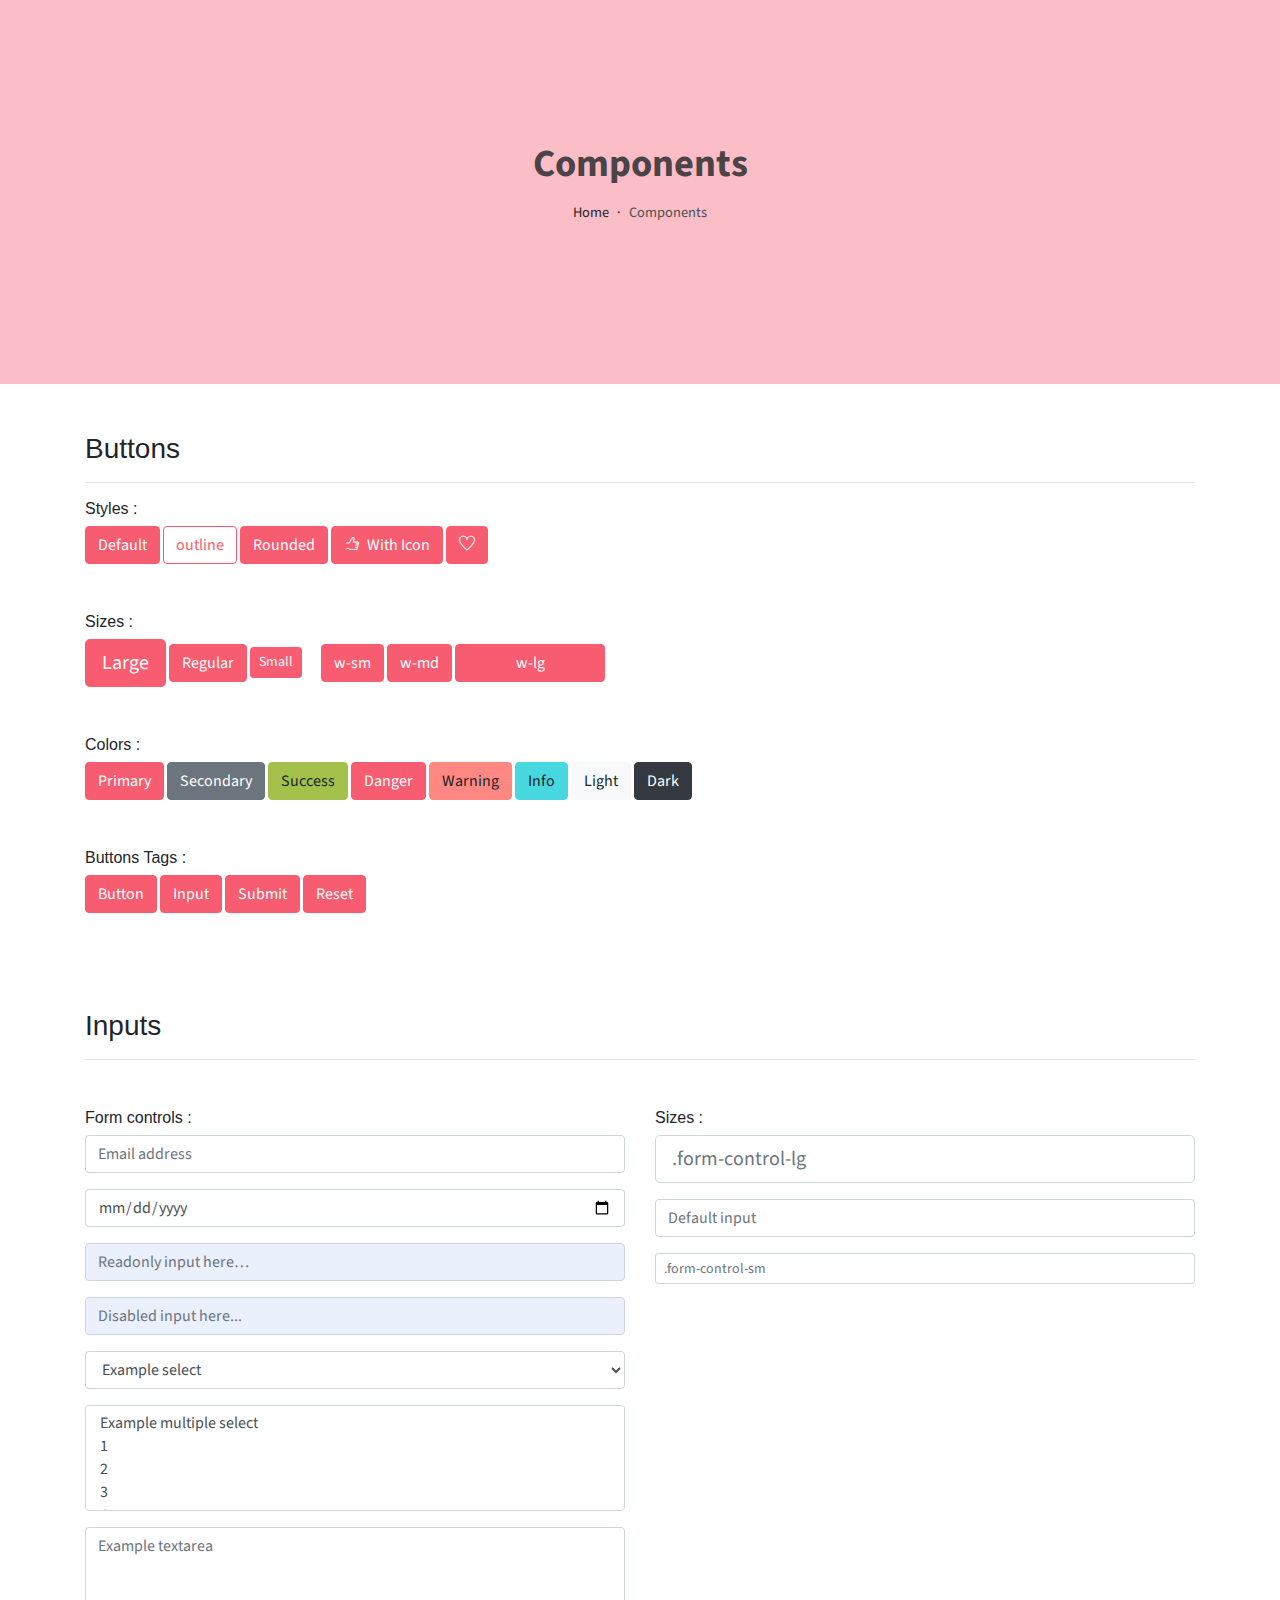
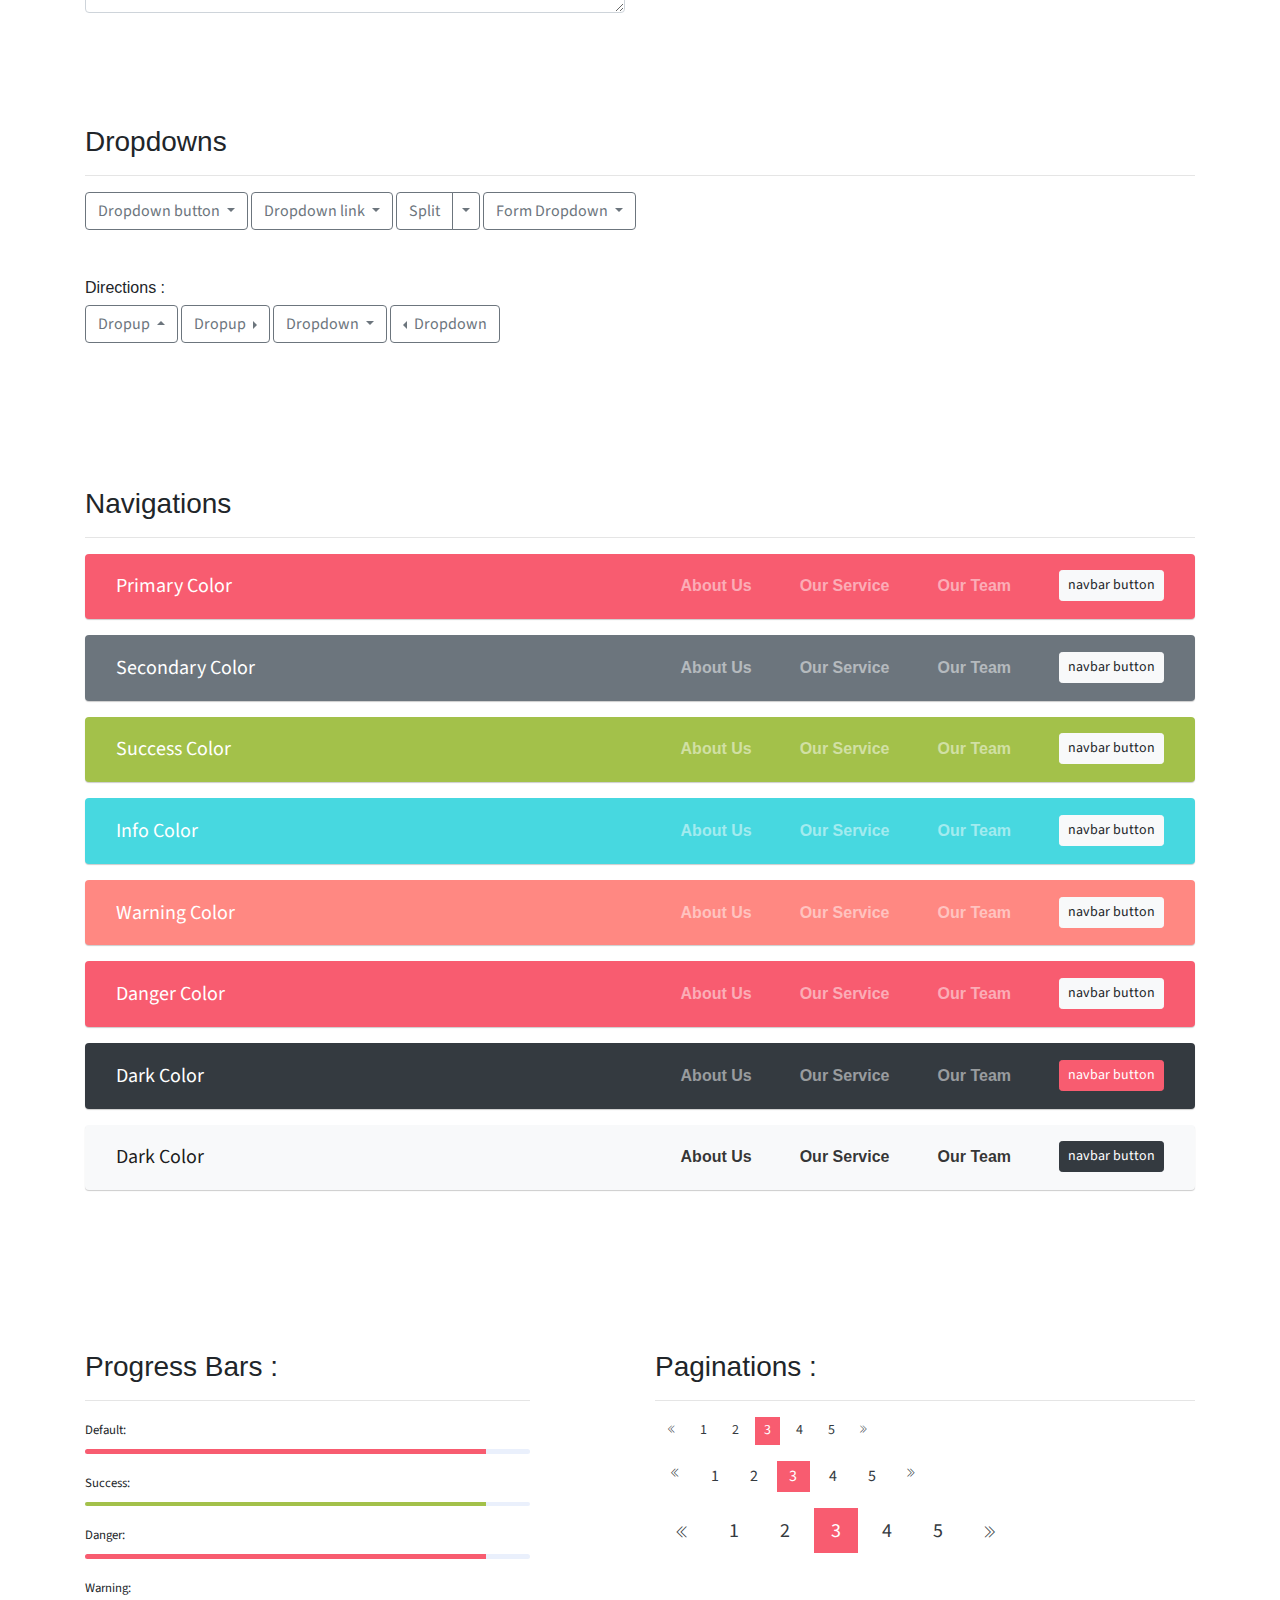
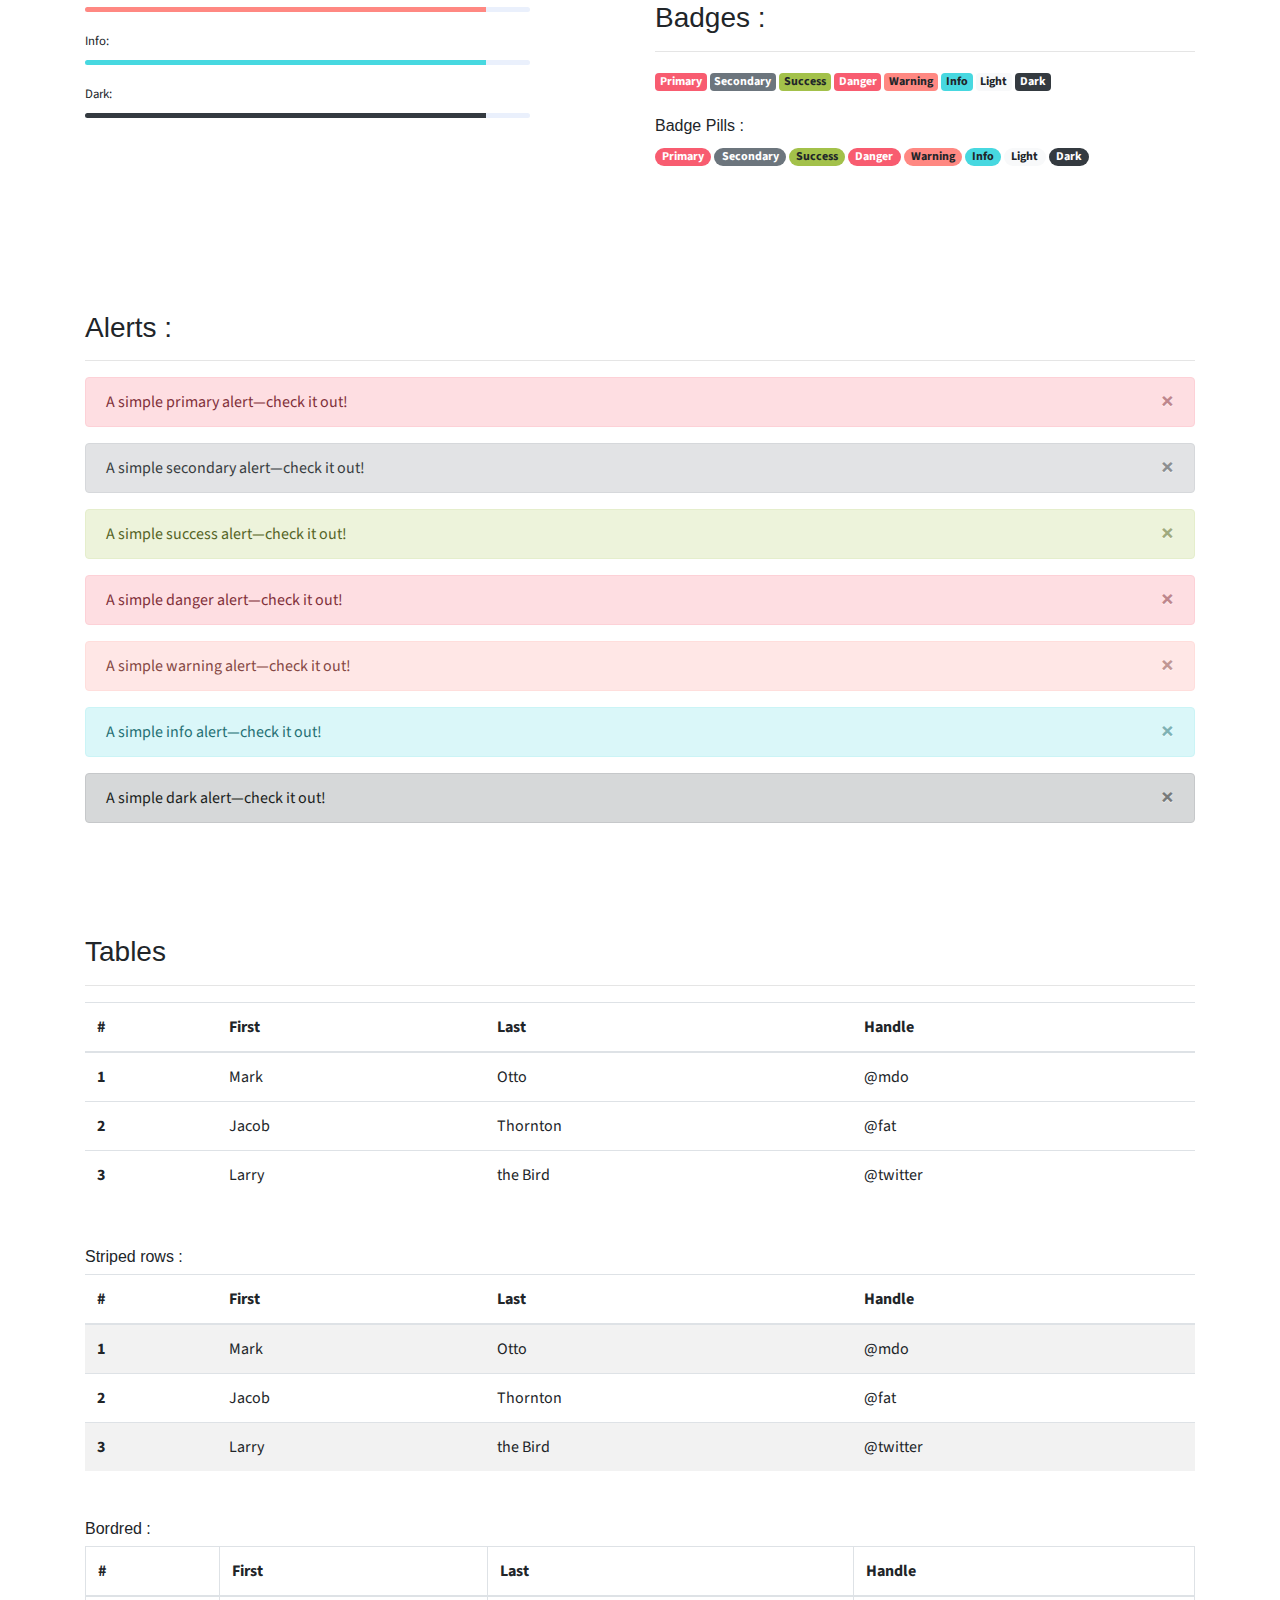
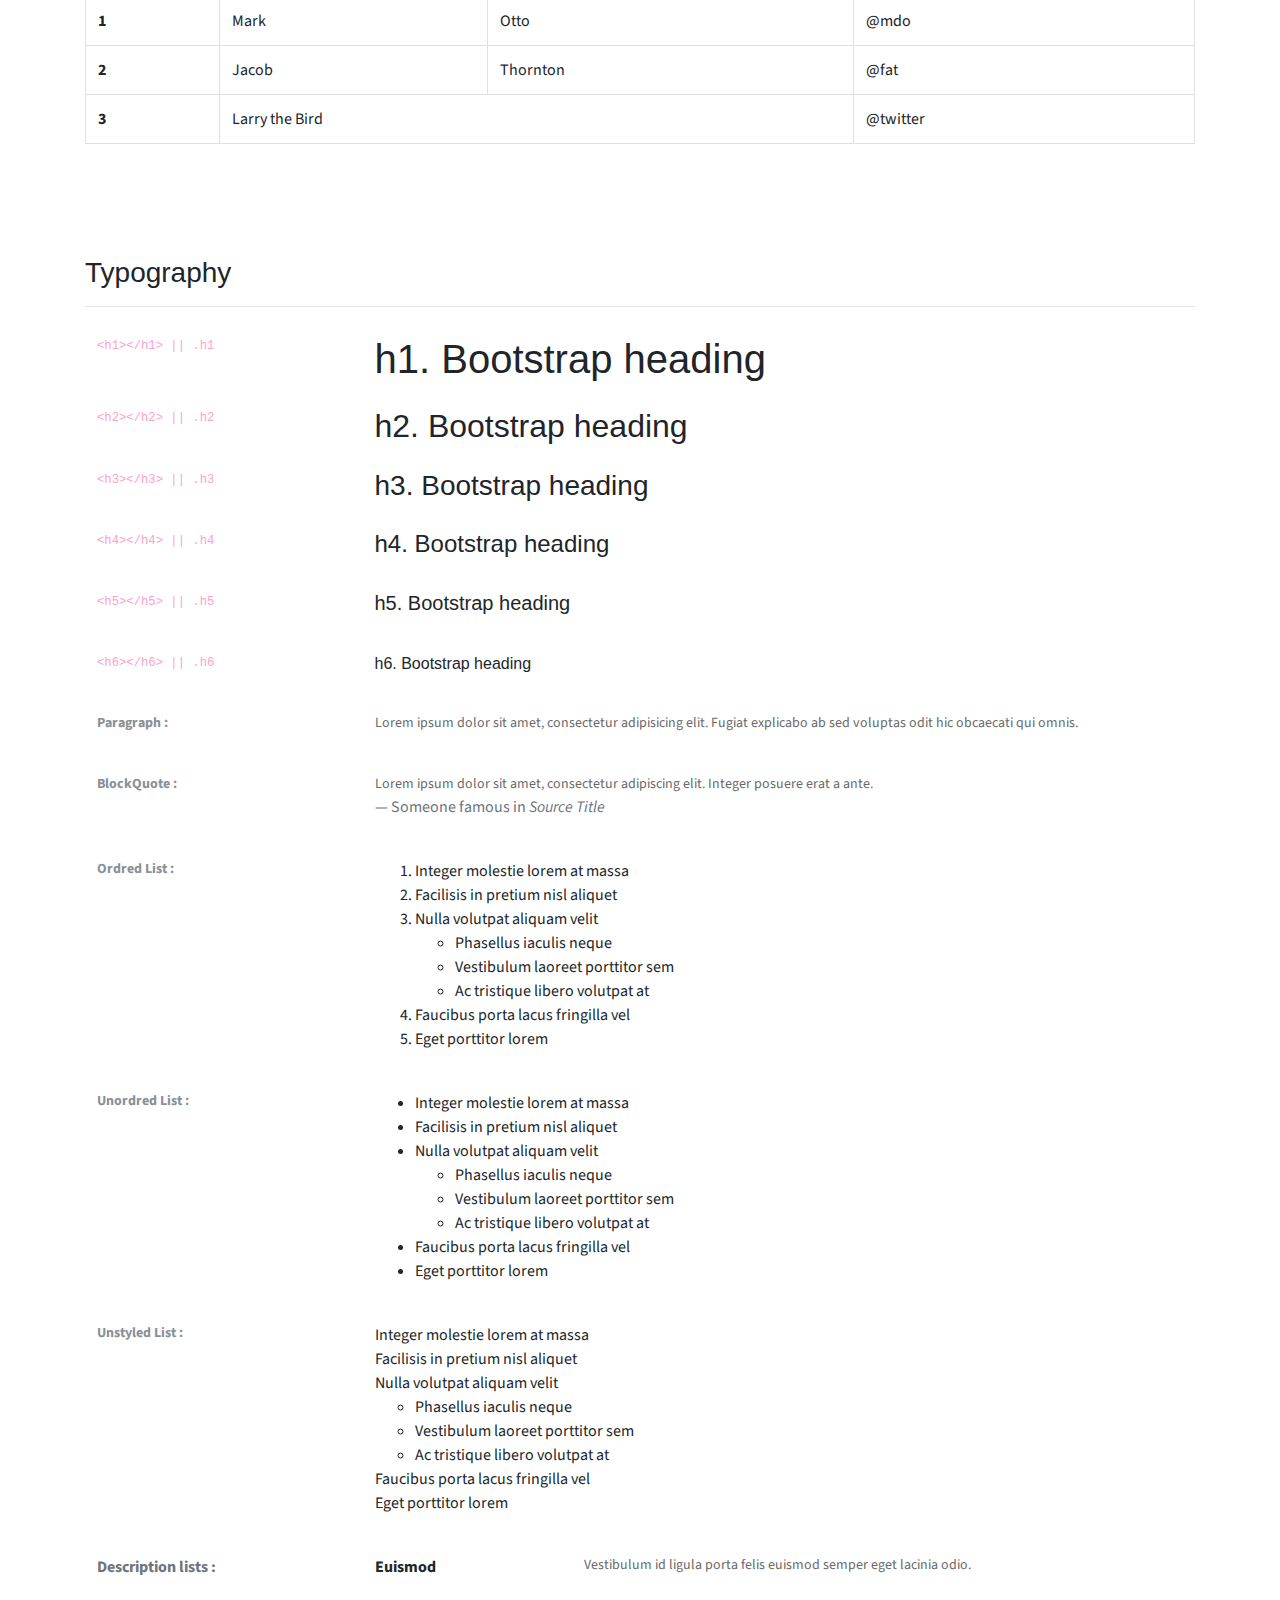
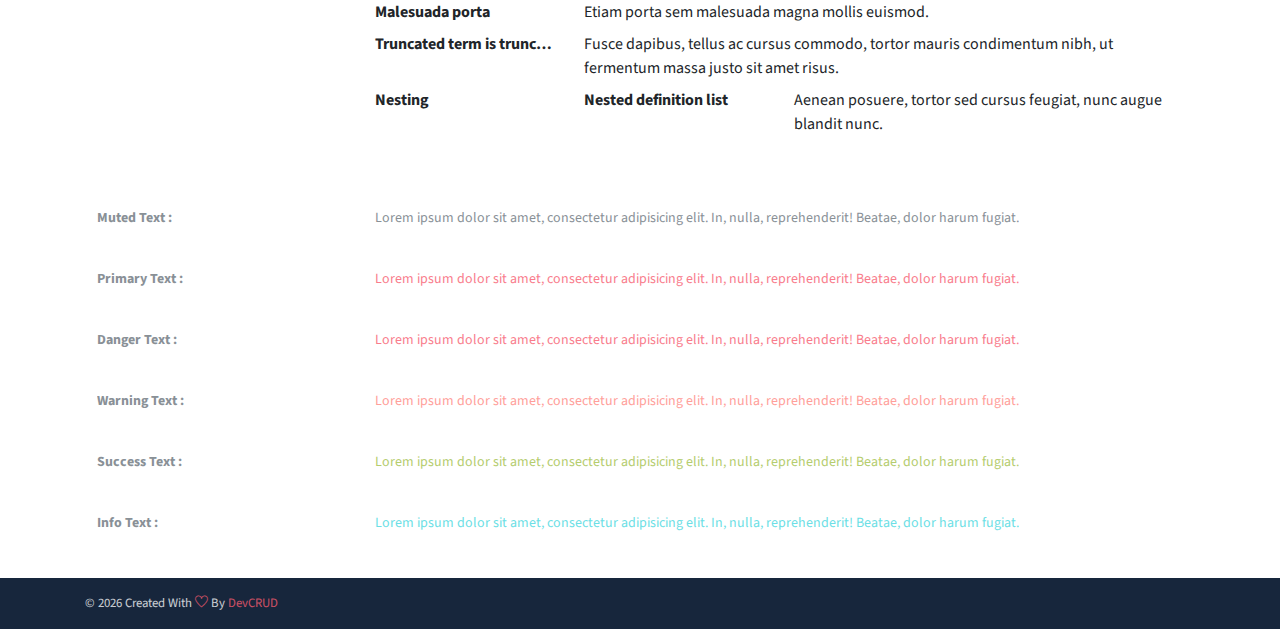
<file: components.html>
<!DOCTYPE html>
<html lang="en">
<head>
   <meta charset="utf-8">
   <meta name="viewport" content="width=device-width, initial-scale=1, shrink-to-fit=no">
   <meta name="description" content="Start your development with JohnDoe landing page.">
   <meta name="author" content="Devcrud">
   <title>JohnDoe Landing page | Components</title>
   <link rel="icon" href="assets/imgs/favicon.png" type="image/png">
   <!-- font icons -->
   <link rel="stylesheet" href="assets/vendors/themify-icons/css/themify-icons.css">
   <!-- Bootstrap + Steller  -->
   <link rel="stylesheet" href="assets/css/johndoe.css">
</head>
<body>

   <!-- Page Header -->
   <header class="header header-mini"> 
      <div class="header-title">Components</div> 
      <nav aria-label="breadcrumb">
         <ol class="breadcrumb">
            <li class="breadcrumb-item"><a href="/">Home</a></li>
            <li class="breadcrumb-item active" aria-current="page">Components</li>
         </ol>
      </nav>
   </header> <!-- End Of Page Header -->

   <!-- main content -->
   <div class="container">

      <!-- Buttons -->
      <h3 class="mt-5">Buttons</h3>
      <hr>
      <h6 class="section-secondary-title">Styles :</h6>
      <button class="btn btn-primary">Default</button>
      <button class="btn btn-outline-primary">outline</button>
      <button class="btn btn-primary rounded">Rounded</button>
      <button class="btn btn-primary rounded"><i class="ti-thumb-up pr-1"></i> With Icon</button>
      <button class="btn btn-primary circle"><i class="ti-heart"></i></button>

      <h6 class="section-secondary-title mt-5">Sizes :</h6>
      <button class="btn btn-primary btn-lg">Large</button>
      <button class="btn btn-primary ">Regular</button>
      <button class="btn btn-primary btn-sm">Small</button>
      <button class="btn btn-primary w-sm ml-3">w-sm</button>
      <button class="btn btn-primary w-md">w-md</button>
      <button class="btn btn-primary w-lg">w-lg</button>

      <h6 class="section-secondary-title mt-5">Colors :</h6>          
      <button type="button" class="btn btn-primary">Primary</button>
      <button type="button" class="btn btn-secondary">Secondary</button>
      <button type="button" class="btn btn-success">Success</button>
      <button type="button" class="btn btn-danger">Danger</button>
      <button type="button" class="btn btn-warning">Warning</button>
      <button type="button" class="btn btn-info">Info</button>
      <button type="button" class="btn btn-light">Light</button>
      <button type="button" class="btn btn-dark">Dark</button>

      <h6 class="section-secondary-title mt-5">Buttons Tags :</h6>
      <button class="btn btn-primary" type="submit">Button</button>
      <input class="btn btn-primary" type="button" value="Input">
      <input class="btn btn-primary" type="submit" value="Submit">
      <input class="btn btn-primary" type="reset" value="Reset">
      
      <!-- devider -->
      <div class="py-5"></div>

      <!-- Inputs -->
      <h3>Inputs</h3>
      <hr>
      <div class="row mt-5">
         <div class="col-md-6">
            <h6 class="section-secondary-title">Form controls :</h6>        
            <div class="form-group">
               <input type="email" class="form-control" id="exampleFormControlInput1" placeholder="Email address">
            </div>
            <div class="form-group">
               <input type="date" class="form-control" id="exampleFormControlInput1" placeholder="Date">
            </div>
            <div class="form-group">
               <input class="form-control" type="text" placeholder="Readonly input here…" readonly>
            </div>
            <div class="form-group">
               <input class="form-control" id="disabledInput" type="text" placeholder="Disabled input here..." disabled>
            </div>
            <div class="form-group">
               <select class="form-control" id="exampleFormControlSelect1">
                  <option>Example select</option>
                  <option>1</option>
                  <option>2</option>
                  <option>3</option>
                  <option>4</option>
                  <option>5</option>
               </select>
            </div>
            <div class="form-group">
               <select multiple class="form-control" id="exampleFormControlSelect2">
                  <option>Example multiple select</option>
                  <option>1</option>
                  <option>2</option>
                  <option>3</option>
                  <option>4</option>
                  <option>5</option>
               </select>
            </div>
            <div class="form-group">
               <textarea class="form-control" id="exampleFormControlTextarea1" rows="3" placeholder="Example textarea"></textarea>
            </div>
         </div>
         <div class="col-md-6">
            <h6 class="section-secondary-title">Sizes :</h6>    
            <div class="form-group">
               <input class="form-control form-control-lg" type="text" placeholder=".form-control-lg">             
            </div>
            <div class="form-group">
               <input class="form-control" type="text" placeholder="Default input">
            </div>
            <div class="form-group">
               <input class="form-control form-control-sm" type="text" placeholder=".form-control-sm"> 
            </div>
         </div>
      </div> <!-- end of inputs -->   

      <!-- devider -->
      <div class="py-5"></div>             

      <!-- Dropdowns -->
      <h3 class="components-section-title font-weight-normal">Dropdowns</h3>
      <hr>
      <div class="dropdown d-inline-block">
         <button class="btn btn-outline-secondary dropdown-toggle" type="button" id="dropdownMenuButton" data-toggle="dropdown" aria-haspopup="true" aria-expanded="false">
         Dropdown button
         </button>
         <div class="dropdown-menu" aria-labelledby="dropdownMenuButton">
         <a class="dropdown-item" href="#">Action</a>
         <a class="dropdown-item" href="#">Another action</a>
         <a class="dropdown-item" href="#">Something else here</a>
         </div>
      </div>
      <div class="dropdown d-inline-block">
         <a class="btn btn-outline-secondary dropdown-toggle" href="#" role="button" id="dropdownMenuLink" data-toggle="dropdown" aria-haspopup="true" aria-expanded="false">
            Dropdown link
         </a>
         <div class="dropdown-menu" aria-labelledby="dropdownMenuLink">
            <a class="dropdown-item" href="#">Action</a>
            <a class="dropdown-item" href="#">Another action</a>
            <a class="dropdown-item" href="#">Something else here</a>
         </div>
      </div>
      <div class="btn-group">
         <button type="button" class="btn btn-outline-secondary">Split</button>
         <button type="button" class="btn btn-outline-secondary dropdown-toggle dropdown-toggle-split" data-toggle="dropdown" aria-haspopup="true" aria-expanded="false">
         <span class="sr-only">Toggle Dropdown</span>
         </button>
         <div class="dropdown-menu">
            <a class="dropdown-item" href="#">Action</a>
            <a class="dropdown-item" href="#">Another action</a>
            <a class="dropdown-item" href="#">Something else here</a>
            <div class="dropdown-divider"></div>
            <a class="dropdown-item" href="#">Separated link</a>
         </div>
      </div>
      <div class="btn-group">
         <button class="btn btn-outline-secondary dropdown-toggle" type="button" id="dropdownMenuButton" data-toggle="dropdown" aria-haspopup="true" aria-expanded="false">
            Form Dropdown
         </button>
         <div class="dropdown-menu form">
            <form class="px-4 py-3">
               <div class="form-group">
                  <input type="email" class="form-control" id="exampleDropdownFormEmail1" placeholder="email@example.com">
               </div>
               <div class="form-group">
                  <input type="password" class="form-control" id="exampleDropdownFormPassword1" placeholder="Password">
               </div>
               <div class="form-check mb-3">
                  <input type="checkbox" class="form-check-input" id="dropdownCheck">
                  <label class="form-check-label" for="dropdownCheck">
                     Remember me
                  </label>
               </div>
               <button type="submit" class="btn btn-primary btn-block">Sign in</button>
            </form>
            <div class="dropdown-divider"></div>
            <a class="dropdown-item" href="#"><small>New around here? Sign up</small></a>
            <a class="dropdown-item" href="#"><small>Forgot password?</small></a>
         </div>
      </div>       
      <h6 class="section-secondary-title mt-5">Directions :</h6>  
      <div class="btn-group dropup">
         <button type="button" class="btn btn-outline-secondary dropdown-toggle" data-toggle="dropdown" aria-haspopup="true" aria-expanded="false">
            Dropup
         </button>
         <div class="dropdown-menu">
            <a class="dropdown-item" href="#">Action</a>
            <a class="dropdown-item" href="#">Another action</a>
            <a class="dropdown-item" href="#">Something else here</a>
            <div class="dropdown-divider"></div>
            <a class="dropdown-item" href="#">Separated link</a>
         </div>
      </div>
      <div class="btn-group dropright">
         <button type="button" class="btn btn-outline-secondary dropdown-toggle" data-toggle="dropdown" aria-haspopup="true" aria-expanded="false">
            Dropup
         </button>
         <div class="dropdown-menu">
            <a class="dropdown-item" href="#">Action</a>
            <a class="dropdown-item" href="#">Another action</a>
            <a class="dropdown-item" href="#">Something else here</a>
            <div class="dropdown-divider"></div>
            <a class="dropdown-item" href="#">Separated link</a>
         </div>
      </div>
      <div class="btn-group">
         <button type="button" class="btn btn-outline-secondary dropdown-toggle" data-toggle="dropdown" aria-haspopup="true" aria-expanded="false">
            Dropdown
         </button>
         <div class="dropdown-menu">
            <a class="dropdown-item" href="#">Action</a>
            <a class="dropdown-item" href="#">Another action</a>
            <a class="dropdown-item" href="#">Something else here</a>
            <div class="dropdown-divider"></div>
            <a class="dropdown-item" href="#">Separated link</a>
         </div>
      </div>
      <div class="btn-group dropleft">
         <button type="button" class="btn btn-outline-secondary dropdown-toggle" data-toggle="dropdown" aria-haspopup="true" aria-expanded="false">
            Dropdown
         </button>
         <div class="dropdown-menu">
            <a class="dropdown-item" href="#">Action</a>
            <a class="dropdown-item" href="#">Another action</a>
            <a class="dropdown-item" href="#">Something else here</a>
            <div class="dropdown-divider"></div>
            <a class="dropdown-item" href="#">Separated link</a>
         </div>
      </div> <!-- end of Dropdowns -->  

      <!-- devider -->
      <div class="py-5"></div>   

      <!-- navbars -->
      <h3 class="components-section-title font-weight-normal mt-5">Navigations</h3>
      <hr>
      <nav class="navbar navbar-expand-sm navbar-dark bg-primary rounded shadow mb-3">
         <div class="container">
            <a class="navbar-brand" href="#">Primary Color</a>
            <button class="navbar-toggler ml-auto" type="button" data-toggle="collapse" data-target="#navbarSupportedContent" aria-controls="navbarSupportedContent" aria-expanded="false" aria-label="Toggle navigation">
            <span class="navbar-toggler-icon"></span>
            </button>
            <div class="collapse navbar-collapse" id="navbarSupportedContent">
               <ul class="navbar-nav ml-auto"> 
                  <li class="nav-item">
                     <a class="nav-link" href="#about">About Us</a>
                  </li>
                  <li class="nav-item">
                     <a class="nav-link" href="#service">Our Service</a>
                  </li>
                  <li class="nav-item">
                     <a class="nav-link" href="#team">Our Team</a>
                  </li>
                  <li class="nav-item">
                     <a href="#book-table" class="ml-4 mt-1 btn btn-light btn-sm">navbar button</a>
                  </li>
               </ul>                       
            </div>
         </div>
      </nav>
      <nav class="navbar navbar-expand-sm navbar-dark bg-secondary rounded shadow mb-3">
         <div class="container">
            <a class="navbar-brand" href="#">Secondary Color</a>
            <button class="navbar-toggler ml-auto" type="button" data-toggle="collapse" data-target="#navbarSupportedContent" aria-controls="navbarSupportedContent" aria-expanded="false" aria-label="Toggle navigation">
            <span class="navbar-toggler-icon"></span>
            </button>
            <div class="collapse navbar-collapse" id="navbarSupportedContent">
               <ul class="navbar-nav ml-auto"> 
                  <li class="nav-item">
                     <a class="nav-link" href="#about">About Us</a>
                  </li>
                  <li class="nav-item">
                     <a class="nav-link" href="#service">Our Service</a>
                  </li>
                  <li class="nav-item">
                     <a class="nav-link" href="#team">Our Team</a>
                  </li>
                  <li class="nav-item">
                     <a href="#book-table" class="ml-4 mt-1 btn btn-light btn-sm">navbar button</a>
                  </li>
               </ul>                       
            </div>
         </div>
      </nav>
      <nav class="navbar navbar-expand-sm navbar-dark bg-success rounded shadow mb-3">
         <div class="container">
            <a class="navbar-brand" href="#">Success Color</a>
            <button class="navbar-toggler ml-auto" type="button" data-toggle="collapse" data-target="#navbarSupportedContent" aria-controls="navbarSupportedContent" aria-expanded="false" aria-label="Toggle navigation">
            <span class="navbar-toggler-icon"></span>
            </button>
            <div class="collapse navbar-collapse" id="navbarSupportedContent">
               <ul class="navbar-nav ml-auto"> 
                  <li class="nav-item">
                     <a class="nav-link" href="#about">About Us</a>
                  </li>
                  <li class="nav-item">
                     <a class="nav-link" href="#service">Our Service</a>
                  </li>
                  <li class="nav-item">
                     <a class="nav-link" href="#team">Our Team</a>
                  </li>
                  <li class="nav-item">
                     <a href="#book-table" class="ml-4 mt-1 btn btn-light btn-sm">navbar button</a>
                  </li>
               </ul>                       
            </div>
         </div>
      </nav>
      <nav class="navbar navbar-expand-sm navbar-dark bg-info rounded shadow mb-3">
         <div class="container">
            <a class="navbar-brand" href="#">Info Color</a>
            <button class="navbar-toggler ml-auto" type="button" data-toggle="collapse" data-target="#navbarSupportedContent" aria-controls="navbarSupportedContent" aria-expanded="false" aria-label="Toggle navigation">
            <span class="navbar-toggler-icon"></span>
            </button>
            <div class="collapse navbar-collapse" id="navbarSupportedContent">
               <ul class="navbar-nav ml-auto"> 
                  <li class="nav-item">
                     <a class="nav-link" href="#about">About Us</a>
                  </li>
                  <li class="nav-item">
                     <a class="nav-link" href="#service">Our Service</a>
                  </li>
                  <li class="nav-item">
                     <a class="nav-link" href="#team">Our Team</a>
                  </li>
                  <li class="nav-item">
                     <a href="#book-table" class="ml-4 mt-1 btn btn-light btn-sm">navbar button</a>
                  </li>
               </ul>                       
            </div>
         </div>
      </nav>
      <nav class="navbar navbar-expand-sm navbar-dark bg-warning rounded shadow mb-3">
         <div class="container">
            <a class="navbar-brand" href="#">Warning Color</a>
            <button class="navbar-toggler ml-auto" type="button" data-toggle="collapse" data-target="#navbarSupportedContent" aria-controls="navbarSupportedContent" aria-expanded="false" aria-label="Toggle navigation">
            <span class="navbar-toggler-icon"></span>
            </button>
            <div class="collapse navbar-collapse" id="navbarSupportedContent">
               <ul class="navbar-nav ml-auto"> 
                  <li class="nav-item">
                     <a class="nav-link" href="#about">About Us</a>
                  </li>
                  <li class="nav-item">
                     <a class="nav-link" href="#service">Our Service</a>
                  </li>
                  <li class="nav-item">
                     <a class="nav-link" href="#team">Our Team</a>
                  </li>
                  <li class="nav-item">
                     <a href="#book-table" class="ml-4 mt-1 btn btn-light btn-sm">navbar button</a>
                  </li>
               </ul>                       
            </div>
         </div>
      </nav>
      <nav class="navbar navbar-expand-sm navbar-dark bg-danger rounded shadow mb-3">
         <div class="container">
            <a class="navbar-brand" href="#">Danger Color</a>
            <button class="navbar-toggler ml-auto" type="button" data-toggle="collapse" data-target="#navbarSupportedContent" aria-controls="navbarSupportedContent" aria-expanded="false" aria-label="Toggle navigation">
            <span class="navbar-toggler-icon"></span>
            </button>
            <div class="collapse navbar-collapse" id="navbarSupportedContent">
               <ul class="navbar-nav ml-auto"> 
                  <li class="nav-item">
                     <a class="nav-link" href="#about">About Us</a>
                  </li>
                  <li class="nav-item">
                     <a class="nav-link" href="#service">Our Service</a>
                  </li>
                  <li class="nav-item">
                     <a class="nav-link" href="#team">Our Team</a>
                  </li>
                  <li class="nav-item">
                     <a href="#book-table" class="ml-4 mt-1 btn btn-light btn-sm">navbar button</a>
                  </li>
               </ul>                       
            </div>
         </div>
      </nav>
      <nav class="navbar navbar-expand-sm navbar-dark bg-dark rounded shadow mb-3">
         <div class="container">
            <a class="navbar-brand" href="#">Dark Color</a>
            <button class="navbar-toggler ml-auto" type="button" data-toggle="collapse" data-target="#navbarSupportedContent" aria-controls="navbarSupportedContent" aria-expanded="false" aria-label="Toggle navigation">
            <span class="navbar-toggler-icon"></span>
            </button>
            <div class="collapse navbar-collapse" id="navbarSupportedContent">
               <ul class="navbar-nav ml-auto"> 
                  <li class="nav-item">
                     <a class="nav-link" href="#about">About Us</a>
                  </li>
                  <li class="nav-item">
                     <a class="nav-link" href="#service">Our Service</a>
                  </li>
                  <li class="nav-item">
                     <a class="nav-link" href="#team">Our Team</a>
                  </li>
                  <li class="nav-item">
                     <a href="#book-table" class="ml-4 mt-1 btn btn-primary btn-sm">navbar button</a>
                  </li>
               </ul>                       
            </div>
         </div>
      </nav>
      <nav class="navbar navbar-expand-sm navbar-light bg-light rounded shadow mb-3">
         <div class="container">
            <a class="navbar-brand" href="#">Dark Color</a>
            <button class="navbar-toggler ml-auto" type="button" data-toggle="collapse" data-target="#navbarSupportedContent" aria-controls="navbarSupportedContent" aria-expanded="false" aria-label="Toggle navigation">
            <span class="navbar-toggler-icon"></span>
            </button>
            <div class="collapse navbar-collapse" id="navbarSupportedContent">
               <ul class="navbar-nav ml-auto"> 
                  <li class="nav-item">
                     <a class="nav-link" href="#about">About Us</a>
                  </li>
                  <li class="nav-item">
                     <a class="nav-link" href="#service">Our Service</a>
                  </li>
                  <li class="nav-item">
                     <a class="nav-link" href="#team">Our Team</a>
                  </li>
                  <li class="nav-item">
                     <a href="#book-table" class="ml-4 mt-1 btn btn-dark btn-sm">navbar button</a>
                  </li>
               </ul>                       
            </div>
         </div>
      </nav>
      <!-- End of navbars -->

      <!-- devider -->
      <div class="py-5"></div>   
      
      <!-- progress bars -->
      <div class="row justify-content-between">
         <div class="col-md-5">
            <h3 class="components-section-title font-weight-normal mt-5">Progress Bars :</h3>
            <hr>
            <small>Default: </small>
            <div class="progress mt-2 mb-3">
               <div class="progress-bar" role="progressbar" style="width: 90%" aria-valuenow="25" aria-valuemin="0" aria-valuemax="100"></div>
            </div>
            <small>Success:</small>
            <div class="progress mt-2 mb-3">
               <div class="progress-bar bg-success" role="progressbar" style="width: 90%" aria-valuenow="25" aria-valuemin="0" aria-valuemax="100"></div>
            </div>
            <small>Danger:</small>
            <div class="progress mt-2 mb-3">
               <div class="progress-bar bg-danger" role="progressbar" style="width: 90%" aria-valuenow="25" aria-valuemin="0" aria-valuemax="100"></div>
            </div>
            <small>Warning:</small>
            <div class="progress mt-2 mb-3">
               <div class="progress-bar bg-warning" role="progressbar" style="width: 90%" aria-valuenow="25" aria-valuemin="0" aria-valuemax="100"></div>
            </div>
            <small>Info:</small>
            <div class="progress mt-2 mb-3">
               <div class="progress-bar bg-info" role="progressbar" style="width: 90%" aria-valuenow="25" aria-valuemin="0" aria-valuemax="100"></div>
            </div>
            <small>Dark:</small>
            <div class="progress mt-2 mb-3">
               <div class="progress-bar bg-dark" role="progressbar" style="width: 90%" aria-valuenow="25" aria-valuemin="0" aria-valuemax="100"></div>
            </div>
         </div>
         <div class="col-md-6">
            <h3 class="components-section-title font-weight-normal mt-5">Paginations :</h3>
            <hr>
            <nav aria-label="Page navigation example">
               <ul class="pagination pagination-sm">
                  <li class="page-item"><a class="page-link" href="#"><i class="ti-angle-double-left"></i></a></li>
                  <li class="page-item"><a class="page-link" href="#">1</a></li>
                  <li class="page-item"><a class="page-link" href="#">2</a></li>
                  <li class="page-item active"><a class="page-link" href="#">3</a></li>
                  <li class="page-item"><a class="page-link" href="#">4</a></li>
                  <li class="page-item"><a class="page-link" href="#">5</a></li>
                  <li class="page-item"><a class="page-link" href="#"><i class="ti-angle-double-right"></i></a></li>
               </ul>
            </nav>
            <nav aria-label="Page navigation example">
               <ul class="pagination">
               <li class="page-item"><a class="page-link" href="#"><i class="ti-angle-double-left"></i></a></li>
                  <li class="page-item"><a class="page-link" href="#">1</a></li>
                  <li class="page-item"><a class="page-link" href="#">2</a></li>
                  <li class="page-item active"><a class="page-link" href="#">3</a></li>
                  <li class="page-item"><a class="page-link" href="#">4</a></li>
                  <li class="page-item"><a class="page-link" href="#">5</a></li>
                  <li class="page-item"><a class="page-link" href="#"><i class="ti-angle-double-right"></i></a></li>
               </ul>
            </nav>
            <nav aria-label="Page navigation example">
               <ul class="pagination pagination-lg">
                  <li class="page-item"><a class="page-link" href="#"><i class="ti-angle-double-left"></i></a></li>
                  <li class="page-item"><a class="page-link" href="#">1</a></li>
                  <li class="page-item"><a class="page-link" href="#">2</a></li>
                  <li class="page-item active"><a class="page-link" href="#">3</a></li>
                  <li class="page-item"><a class="page-link" href="#">4</a></li>
                  <li class="page-item"><a class="page-link" href="#">5</a></li>
                  <li class="page-item"><a class="page-link" href="#"><i class="ti-angle-double-right"></i></a></li>
               </ul>
            </nav>

            <!-- Badges -->
            <h3 class="components-section-title font-weight-normal mt-5">Badges :</h3>
            <hr>
            <span class="badge badge-primary">Primary</span>
            <span class="badge badge-secondary">Secondary</span>
            <span class="badge badge-success">Success</span>
            <span class="badge badge-danger">Danger</span>
            <span class="badge badge-warning">Warning</span>
            <span class="badge badge-info">Info</span>
            <span class="badge badge-light">Light</span>
            <span class="badge badge-dark">Dark</span>
            <h6 class="section-secondary-title mt-4 mb-2">Badge Pills :</h6>
            <span class="badge badge-pill badge-primary">Primary</span>
            <span class="badge badge-pill badge-secondary">Secondary</span>
            <span class="badge badge-pill badge-success">Success</span>
            <span class="badge badge-pill badge-danger">Danger</span>
            <span class="badge badge-pill badge-warning">Warning</span>
            <span class="badge badge-pill badge-info">Info</span>
            <span class="badge badge-pill badge-light">Light</span>
            <span class="badge badge-pill badge-dark">Dark</span>
         </div>
      </div> <!-- End of Progress bars -->

      <!-- devider -->
      <div class="py-5"></div>  

      <!-- Alerts -->
      <h3 class="components-section-title font-weight-normal mt-5">Alerts :</h3>
      <hr>
      <div class="alert alert-primary alert-dismissible fade show" role="alert">
         A simple primary alert—check it out!
         <button type="button" class="close" data-dismiss="alert" aria-label="Close">
            <span aria-hidden="true">&times;</span>
         </button>
      </div>
      <div class="alert alert-secondary alert-dismissible fade show" role="alert">
         A simple secondary alert—check it out!
         <button type="button" class="close" data-dismiss="alert" aria-label="Close">
            <span aria-hidden="true">&times;</span>
         </button>
      </div>
      <div class="alert alert-success alert-dismissible fade show" role="alert">
         A simple success alert—check it out!
         <button type="button" class="close" data-dismiss="alert" aria-label="Close">
            <span aria-hidden="true">&times;</span>
         </button>
      </div>
      <div class="alert alert-danger alert-dismissible fade show" role="alert">
         A simple danger alert—check it out!
         <button type="button" class="close" data-dismiss="alert" aria-label="Close">
            <span aria-hidden="true">&times;</span>
         </button>
      </div>
      <div class="alert alert-warning alert-dismissible fade show" role="alert">
         A simple warning alert—check it out!
         <button type="button" class="close" data-dismiss="alert" aria-label="Close">
            <span aria-hidden="true">&times;</span>
         </button>
      </div>
      <div class="alert alert-info alert-dismissible fade show" role="alert">
         A simple info alert—check it out!
         <button type="button" class="close" data-dismiss="alert" aria-label="Close">
            <span aria-hidden="true">&times;</span>
         </button>
      </div>
      <div class="alert alert-dark alert-dismissible fade show" role="alert">
         A simple dark alert—check it out!
         <button type="button" class="close" data-dismiss="alert" aria-label="Close">
            <span aria-hidden="true">&times;</span>
         </button>
      </div>
      <!-- end of alerts -->

      <!-- devider -->
      <div class="py-5"></div> 
   
      <!-- tables -->
      <h3 class="components-section-title">Tables</h3>
      <hr>
      <table class="table">
         <thead>
            <tr>
               <th scope="col">#</th>
               <th scope="col">First</th>
               <th scope="col">Last</th>
               <th scope="col">Handle</th>
            </tr>
         </thead>
         <tbody>
            <tr>
               <th scope="row">1</th>
               <td>Mark</td>
               <td>Otto</td>
               <td>@mdo</td>
            </tr>
            <tr>
               <th scope="row">2</th>
               <td>Jacob</td>
               <td>Thornton</td>
               <td>@fat</td>
            </tr>
            <tr>
               <th scope="row">3</th>
               <td>Larry</td>
               <td>the Bird</td>
               <td>@twitter</td>
            </tr>
         </tbody>
      </table>

      <h6 class="section-secondary-title mt-5">Striped rows :</h6>
      <table class="table table-striped">
         <thead>
            <tr>
               <th scope="col">#</th>
               <th scope="col">First</th>
               <th scope="col">Last</th>
               <th scope="col">Handle</th>
            </tr>
         </thead>
         <tbody>
            <tr>
               <th scope="row">1</th>
               <td>Mark</td>
               <td>Otto</td>
               <td>@mdo</td>
            </tr>
            <tr>
               <th scope="row">2</th>
               <td>Jacob</td>
               <td>Thornton</td>
               <td>@fat</td>
            </tr>
            <tr>
               <th scope="row">3</th>
               <td>Larry</td>
               <td>the Bird</td>
               <td>@twitter</td>
            </tr>
         </tbody>
      </table>

      <h6 class="section-secondary-title mt-5">Bordred :</h6>
      <table class="table table-bordered">
         <thead>
            <tr>
               <th scope="col">#</th>
               <th scope="col">First</th>
               <th scope="col">Last</th>
               <th scope="col">Handle</th>
            </tr>
         </thead>
         <tbody>
            <tr>
               <th scope="row">1</th>
               <td>Mark</td>
               <td>Otto</td>
               <td>@mdo</td>
            </tr>
            <tr>
               <th scope="row">2</th>
               <td>Jacob</td>
               <td>Thornton</td>
               <td>@fat</td>
            </tr>
            <tr>
               <th scope="row">3</th>
               <td colspan="2">Larry the Bird</td>
               <td>@twitter</td>
            </tr>
         </tbody>
      </table>
      <!-- end of tables -->

      <!-- devider -->
      <div class="py-5"></div> 

      <!-- typography -->
      <h3 class="components-section-title">Typography</h3>
      <hr>
     
      <table class="table table-borderless v-align-center">
         <tbody>
            <tr>
               <td>
                  <p><code class="highlighter-rouge">&lt;h1&gt;&lt;/h1&gt; || .h1</code></p>
               </td>
               <td class="w-75"><span class="h1">h1. Bootstrap heading</span></td>
            </tr>
            <tr>
               <td>
                  <p><code class="highlighter-rouge">&lt;h2&gt;&lt;/h2&gt; || .h2</code></p>
               </td>
               <td><span class="h2">h2. Bootstrap heading</span></td>
            </tr>
            <tr>
               <td>
                  <p><code class="highlighter-rouge">&lt;h3&gt;&lt;/h3&gt; || .h3</code></p>
               </td>
               <td><span class="h3">h3. Bootstrap heading</span></td>
            </tr>
            <tr>
               <td>
                  <p><code class="highlighter-rouge">&lt;h4&gt;&lt;/h4&gt; || .h4</code></p>
               </td>
               <td><span class="h4">h4. Bootstrap heading</span></td>
            </tr>
            <tr>
               <td>
                  <p><code class="highlighter-rouge">&lt;h5&gt;&lt;/h5&gt; || .h5</code></p>
               </td>
               <td><span class="h5">h5. Bootstrap heading</span></td>
            </tr>
            <tr>
               <td>
                  <p><code class="highlighter-rouge">&lt;h6&gt;&lt;/h6&gt; || .h6</code></p>
               </td>
               <td><span class="h6">h6. Bootstrap heading</span></td>
            </tr>
            <tr>
               <td>
                  <p class="font-weight-bold text-muted">Paragraph :</p>
               </td>
               <td><p>Lorem ipsum dolor sit amet, consectetur adipisicing elit. Fugiat explicabo ab sed voluptas odit hic obcaecati qui omnis.</p></td>
            </tr>
            <tr>
               <td>
                  <p class="font-weight-bold text-muted">BlockQuote :</p>
               </td>
               <td>
                  <blockquote class="blockquote">
                     <p class="mb-0">Lorem ipsum dolor sit amet, consectetur adipiscing elit. Integer posuere erat a ante.</p>
                     <footer class="blockquote-footer">Someone famous in <cite title="Source Title">Source Title</cite></footer>
                  </blockquote>
               </td>
            </tr>

            
            <tr>
               <td><p class="font-weight-bold text-muted">Ordred List :</p></td>
               <td>
                  <ol>
                     <li>Integer molestie lorem at massa</li>
                     <li>Facilisis in pretium nisl aliquet</li>
                     <li>Nulla volutpat aliquam velit
                        <ul>
                           <li>Phasellus iaculis neque</li>
                           <li>Vestibulum laoreet porttitor sem</li>
                           <li>Ac tristique libero volutpat at</li>
                        </ul>
                     </li>
                     <li>Faucibus porta lacus fringilla vel</li>
                     <li>Eget porttitor lorem</li>
                  </ol>
               </td>
            </tr>
            <tr>
               <td><p class="font-weight-bold text-muted">Unordred List :</p></td>
               <td>
                  <ul >
                     <li>Integer molestie lorem at massa</li>
                     <li>Facilisis in pretium nisl aliquet</li>
                     <li>Nulla volutpat aliquam velit
                        <ul>
                           <li>Phasellus iaculis neque</li>
                           <li>Vestibulum laoreet porttitor sem</li>
                           <li>Ac tristique libero volutpat at</li>
                        </ul>
                     </li>
                     <li>Faucibus porta lacus fringilla vel</li>
                     <li>Eget porttitor lorem</li>
                  </ul>
               </td>
            </tr>
            <tr>
               <td><p class="font-weight-bold text-muted">Unstyled List :</p></td>
               <td>
                  <ul class="list-unstyled">
                     <li>Integer molestie lorem at massa</li>
                     <li>Facilisis in pretium nisl aliquet</li>
                     <li>Nulla volutpat aliquam velit
                        <ul>
                           <li>Phasellus iaculis neque</li>
                           <li>Vestibulum laoreet porttitor sem</li>
                           <li>Ac tristique libero volutpat at</li>
                        </ul>
                     </li>
                     <li>Faucibus porta lacus fringilla vel</li>
                     <li>Eget porttitor lorem</li>
                  </ul>
               </td>
            </tr>
            <tr>
               <td class="font-weight-bold text-muted">Description lists : </td>
               <td>
                  <dl class="row">
                     <dt class="col-sm-3">Euismod</dt>
                     <dd class="col-sm-9">
                        <p>Vestibulum id ligula porta felis euismod semper eget lacinia odio.</p>
                     </dd>

                     <dt class="col-sm-3">Malesuada porta</dt>
                     <dd class="col-sm-9">Etiam porta sem malesuada magna mollis euismod.</dd>

                     <dt class="col-sm-3 text-truncate">Truncated term is truncated</dt>
                     <dd class="col-sm-9">Fusce dapibus, tellus ac cursus commodo, tortor mauris condimentum nibh, ut fermentum massa justo sit amet risus.</dd>

                     <dt class="col-sm-3">Nesting</dt>
                     <dd class="col-sm-9">
                        <dl class="row">
                           <dt class="col-sm-4">Nested definition list</dt>
                           <dd class="col-sm-8">Aenean posuere, tortor sed cursus feugiat, nunc augue blandit nunc.</dd>
                        </dl>
                     </dd>
                  </dl>
               </td>
            </tr>
            <tr>
               <td>
                  <p class="font-weight-bold text-muted">Muted Text :</p>
               </td>
               <td>
                  <p class="text-muted">Lorem ipsum dolor sit amet, consectetur adipisicing elit. In, nulla, reprehenderit! Beatae, dolor harum fugiat.</p>
               </td>
            </tr>
            <tr>
               <td>
                  <p class="font-weight-bold text-muted">Primary Text :</p>
               </td>
               <td>
                  <p class="text-primary">Lorem ipsum dolor sit amet, consectetur adipisicing elit. In, nulla, reprehenderit! Beatae, dolor harum fugiat.</p>
               </td>
            </tr>
            <tr>
               <td>
                  <p class="font-weight-bold text-muted">Danger Text :</p>
               </td>
               <td>
                  <p class="text-danger">Lorem ipsum dolor sit amet, consectetur adipisicing elit. In, nulla, reprehenderit! Beatae, dolor harum fugiat.</p>
               </td>
            </tr>
            <tr>
               <td>
                  <p class="font-weight-bold text-muted">Warning Text :</p>
               </td>
               <td>
                  <p class="text-warning">Lorem ipsum dolor sit amet, consectetur adipisicing elit. In, nulla, reprehenderit! Beatae, dolor harum fugiat.</p>
               </td>
            </tr>
            <tr>
               <td>
                  <p class="font-weight-bold text-muted">Success Text :</p>
               </td>
               <td>
                  <p class="text-success">Lorem ipsum dolor sit amet, consectetur adipisicing elit. In, nulla, reprehenderit! Beatae, dolor harum fugiat.</p>
               </td>
            </tr>
            <tr>
               <td>
                  <p class="font-weight-bold text-muted">Info Text :</p>
               </td>
               <td>
                  <p class="text-info">Lorem ipsum dolor sit amet, consectetur adipisicing elit. In, nulla, reprehenderit! Beatae, dolor harum fugiat.</p>
               </td>
            </tr>
         </tbody>
      </table>
   </div>
   <!-- end of typography -->

   <!-- Page Footer -->
   <footer class="footer py-3">
        <div class="container">
            <p class="small mb-0 text-light">
                &copy; <script>document.write(new Date().getFullYear())</script> Created With <i class="ti-heart text-danger"></i> By <a href="http://devcrud.com" target="_blank"><span class="text-danger" title="Bootstrap 4 Themes and Dashboards">DevCRUD</span></a> 
            </p>
        </div>
    </footer>
   <!-- End of Page Footer -->  
   
   <!-- core  -->
   <script src="assets/vendors/jquery/jquery-3.4.1.js"></script>
   <script src="assets/vendors/bootstrap/bootstrap.bundle.js"></script>

</body>
</html>
</file>
<file: assets/vendors/themify-icons/css/themify-icons.css>
@font-face {
	font-family: 'themify';
	src:url("../fonts/themify.eot?-fvbane");
	src:url("../fonts/themify.eot?#iefix-fvbane") format("embedded-opentype"),
		url("../fonts/themify.woff?-fvbane") format("woff"),
		url("../fonts/themify.ttf?-fvbane") format("truetype"),
		url("../fonts/themify.svg?-fvbane#themify") format("svg");
	font-weight: normal;
	font-style: normal;
}

[class^="ti-"], [class*=" ti-"] {
	font-family: 'themify';
	speak: none;
	font-style: normal;
	font-weight: normal;
	font-variant: normal;
	text-transform: none;
	line-height: 1;

	/* Better Font Rendering =========== */
	-webkit-font-smoothing: antialiased;
	-moz-osx-font-smoothing: grayscale;
}

.ti-wand:before {
	content: "\e600";
}
.ti-volume:before {
	content: "\e601";
}
.ti-user:before {
	content: "\e602";
}
.ti-unlock:before {
	content: "\e603";
}
.ti-unlink:before {
	content: "\e604";
}
.ti-trash:before {
	content: "\e605";
}
.ti-thought:before {
	content: "\e606";
}
.ti-target:before {
	content: "\e607";
}
.ti-tag:before {
	content: "\e608";
}
.ti-tablet:before {
	content: "\e609";
}
.ti-star:before {
	content: "\e60a";
}
.ti-spray:before {
	content: "\e60b";
}
.ti-signal:before {
	content: "\e60c";
}
.ti-shopping-cart:before {
	content: "\e60d";
}
.ti-shopping-cart-full:before {
	content: "\e60e";
}
.ti-settings:before {
	content: "\e60f";
}
.ti-search:before {
	content: "\e610";
}
.ti-zoom-in:before {
	content: "\e611";
}
.ti-zoom-out:before {
	content: "\e612";
}
.ti-cut:before {
	content: "\e613";
}
.ti-ruler:before {
	content: "\e614";
}
.ti-ruler-pencil:before {
	content: "\e615";
}
.ti-ruler-alt:before {
	content: "\e616";
}
.ti-bookmark:before {
	content: "\e617";
}
.ti-bookmark-alt:before {
	content: "\e618";
}
.ti-reload:before {
	content: "\e619";
}
.ti-plus:before {
	content: "\e61a";
}
.ti-pin:before {
	content: "\e61b";
}
.ti-pencil:before {
	content: "\e61c";
}
.ti-pencil-alt:before {
	content: "\e61d";
}
.ti-paint-roller:before {
	content: "\e61e";
}
.ti-paint-bucket:before {
	content: "\e61f";
}
.ti-na:before {
	content: "\e620";
}
.ti-mobile:before {
	content: "\e621";
}
.ti-minus:before {
	content: "\e622";
}
.ti-medall:before {
	content: "\e623";
}
.ti-medall-alt:before {
	content: "\e624";
}
.ti-marker:before {
	content: "\e625";
}
.ti-marker-alt:before {
	content: "\e626";
}
.ti-arrow-up:before {
	content: "\e627";
}
.ti-arrow-right:before {
	content: "\e628";
}
.ti-arrow-left:before {
	content: "\e629";
}
.ti-arrow-down:before {
	content: "\e62a";
}
.ti-lock:before {
	content: "\e62b";
}
.ti-location-arrow:before {
	content: "\e62c";
}
.ti-link:before {
	content: "\e62d";
}
.ti-layout:before {
	content: "\e62e";
}
.ti-layers:before {
	content: "\e62f";
}
.ti-layers-alt:before {
	content: "\e630";
}
.ti-key:before {
	content: "\e631";
}
.ti-import:before {
	content: "\e632";
}
.ti-image:before {
	content: "\e633";
}
.ti-heart:before {
	content: "\e634";
}
.ti-heart-broken:before {
	content: "\e635";
}
.ti-hand-stop:before {
	content: "\e636";
}
.ti-hand-open:before {
	content: "\e637";
}
.ti-hand-drag:before {
	content: "\e638";
}
.ti-folder:before {
	content: "\e639";
}
.ti-flag:before {
	content: "\e63a";
}
.ti-flag-alt:before {
	content: "\e63b";
}
.ti-flag-alt-2:before {
	content: "\e63c";
}
.ti-eye:before {
	content: "\e63d";
}
.ti-export:before {
	content: "\e63e";
}
.ti-exchange-vertical:before {
	content: "\e63f";
}
.ti-desktop:before {
	content: "\e640";
}
.ti-cup:before {
	content: "\e641";
}
.ti-crown:before {
	content: "\e642";
}
.ti-comments:before {
	content: "\e643";
}
.ti-comment:before {
	content: "\e644";
}
.ti-comment-alt:before {
	content: "\e645";
}
.ti-close:before {
	content: "\e646";
}
.ti-clip:before {
	content: "\e647";
}
.ti-angle-up:before {
	content: "\e648";
}
.ti-angle-right:before {
	content: "\e649";
}
.ti-angle-left:before {
	content: "\e64a";
}
.ti-angle-down:before {
	content: "\e64b";
}
.ti-check:before {
	content: "\e64c";
}
.ti-check-box:before {
	content: "\e64d";
}
.ti-camera:before {
	content: "\e64e";
}
.ti-announcement:before {
	content: "\e64f";
}
.ti-brush:before {
	content: "\e650";
}
.ti-briefcase:before {
	content: "\e651";
}
.ti-bolt:before {
	content: "\e652";
}
.ti-bolt-alt:before {
	content: "\e653";
}
.ti-blackboard:before {
	content: "\e654";
}
.ti-bag:before {
	content: "\e655";
}
.ti-move:before {
	content: "\e656";
}
.ti-arrows-vertical:before {
	content: "\e657";
}
.ti-arrows-horizontal:before {
	content: "\e658";
}
.ti-fullscreen:before {
	content: "\e659";
}
.ti-arrow-top-right:before {
	content: "\e65a";
}
.ti-arrow-top-left:before {
	content: "\e65b";
}
.ti-arrow-circle-up:before {
	content: "\e65c";
}
.ti-arrow-circle-right:before {
	content: "\e65d";
}
.ti-arrow-circle-left:before {
	content: "\e65e";
}
.ti-arrow-circle-down:before {
	content: "\e65f";
}
.ti-angle-double-up:before {
	content: "\e660";
}
.ti-angle-double-right:before {
	content: "\e661";
}
.ti-angle-double-left:before {
	content: "\e662";
}
.ti-angle-double-down:before {
	content: "\e663";
}
.ti-zip:before {
	content: "\e664";
}
.ti-world:before {
	content: "\e665";
}
.ti-wheelchair:before {
	content: "\e666";
}
.ti-view-list:before {
	content: "\e667";
}
.ti-view-list-alt:before {
	content: "\e668";
}
.ti-view-grid:before {
	content: "\e669";
}
.ti-uppercase:before {
	content: "\e66a";
}
.ti-upload:before {
	content: "\e66b";
}
.ti-underline:before {
	content: "\e66c";
}
.ti-truck:before {
	content: "\e66d";
}
.ti-timer:before {
	content: "\e66e";
}
.ti-ticket:before {
	content: "\e66f";
}
.ti-thumb-up:before {
	content: "\e670";
}
.ti-thumb-down:before {
	content: "\e671";
}
.ti-text:before {
	content: "\e672";
}
.ti-stats-up:before {
	content: "\e673";
}
.ti-stats-down:before {
	content: "\e674";
}
.ti-split-v:before {
	content: "\e675";
}
.ti-split-h:before {
	content: "\e676";
}
.ti-smallcap:before {
	content: "\e677";
}
.ti-shine:before {
	content: "\e678";
}
.ti-shift-right:before {
	content: "\e679";
}
.ti-shift-left:before {
	content: "\e67a";
}
.ti-shield:before {
	content: "\e67b";
}
.ti-notepad:before {
	content: "\e67c";
}
.ti-server:before {
	content: "\e67d";
}
.ti-quote-right:before {
	content: "\e67e";
}
.ti-quote-left:before {
	content: "\e67f";
}
.ti-pulse:before {
	content: "\e680";
}
.ti-printer:before {
	content: "\e681";
}
.ti-power-off:before {
	content: "\e682";
}
.ti-plug:before {
	content: "\e683";
}
.ti-pie-chart:before {
	content: "\e684";
}
.ti-paragraph:before {
	content: "\e685";
}
.ti-panel:before {
	content: "\e686";
}
.ti-package:before {
	content: "\e687";
}
.ti-music:before {
	content: "\e688";
}
.ti-music-alt:before {
	content: "\e689";
}
.ti-mouse:before {
	content: "\e68a";
}
.ti-mouse-alt:before {
	content: "\e68b";
}
.ti-money:before {
	content: "\e68c";
}
.ti-microphone:before {
	content: "\e68d";
}
.ti-menu:before {
	content: "\e68e";
}
.ti-menu-alt:before {
	content: "\e68f";
}
.ti-map:before {
	content: "\e690";
}
.ti-map-alt:before {
	content: "\e691";
}
.ti-loop:before {
	content: "\e692";
}
.ti-location-pin:before {
	content: "\e693";
}
.ti-list:before {
	content: "\e694";
}
.ti-light-bulb:before {
	content: "\e695";
}
.ti-Italic:before {
	content: "\e696";
}
.ti-info:before {
	content: "\e697";
}
.ti-infinite:before {
	content: "\e698";
}
.ti-id-badge:before {
	content: "\e699";
}
.ti-hummer:before {
	content: "\e69a";
}
.ti-home:before {
	content: "\e69b";
}
.ti-help:before {
	content: "\e69c";
}
.ti-headphone:before {
	content: "\e69d";
}
.ti-harddrives:before {
	content: "\e69e";
}
.ti-harddrive:before {
	content: "\e69f";
}
.ti-gift:before {
	content: "\e6a0";
}
.ti-game:before {
	content: "\e6a1";
}
.ti-filter:before {
	content: "\e6a2";
}
.ti-files:before {
	content: "\e6a3";
}
.ti-file:before {
	content: "\e6a4";
}
.ti-eraser:before {
	content: "\e6a5";
}
.ti-envelope:before {
	content: "\e6a6";
}
.ti-download:before {
	content: "\e6a7";
}
.ti-direction:before {
	content: "\e6a8";
}
.ti-direction-alt:before {
	content: "\e6a9";
}
.ti-dashboard:before {
	content: "\e6aa";
}
.ti-control-stop:before {
	content: "\e6ab";
}
.ti-control-shuffle:before {
	content: "\e6ac";
}
.ti-control-play:before {
	content: "\e6ad";
}
.ti-control-pause:before {
	content: "\e6ae";
}
.ti-control-forward:before {
	content: "\e6af";
}
.ti-control-backward:before {
	content: "\e6b0";
}
.ti-cloud:before {
	content: "\e6b1";
}
.ti-cloud-up:before {
	content: "\e6b2";
}
.ti-cloud-down:before {
	content: "\e6b3";
}
.ti-clipboard:before {
	content: "\e6b4";
}
.ti-car:before {
	content: "\e6b5";
}
.ti-calendar:before {
	content: "\e6b6";
}
.ti-book:before {
	content: "\e6b7";
}
.ti-bell:before {
	content: "\e6b8";
}
.ti-basketball:before {
	content: "\e6b9";
}
.ti-bar-chart:before {
	content: "\e6ba";
}
.ti-bar-chart-alt:before {
	content: "\e6bb";
}
.ti-back-right:before {
	content: "\e6bc";
}
.ti-back-left:before {
	content: "\e6bd";
}
.ti-arrows-corner:before {
	content: "\e6be";
}
.ti-archive:before {
	content: "\e6bf";
}
.ti-anchor:before {
	content: "\e6c0";
}
.ti-align-right:before {
	content: "\e6c1";
}
.ti-align-left:before {
	content: "\e6c2";
}
.ti-align-justify:before {
	content: "\e6c3";
}
.ti-align-center:before {
	content: "\e6c4";
}
.ti-alert:before {
	content: "\e6c5";
}
.ti-alarm-clock:before {
	content: "\e6c6";
}
.ti-agenda:before {
	content: "\e6c7";
}
.ti-write:before {
	content: "\e6c8";
}
.ti-window:before {
	content: "\e6c9";
}
.ti-widgetized:before {
	content: "\e6ca";
}
.ti-widget:before {
	content: "\e6cb";
}
.ti-widget-alt:before {
	content: "\e6cc";
}
.ti-wallet:before {
	content: "\e6cd";
}
.ti-video-clapper:before {
	content: "\e6ce";
}
.ti-video-camera:before {
	content: "\e6cf";
}
.ti-vector:before {
	content: "\e6d0";
}
.ti-themify-logo:before {
	content: "\e6d1";
}
.ti-themify-favicon:before {
	content: "\e6d2";
}
.ti-themify-favicon-alt:before {
	content: "\e6d3";
}
.ti-support:before {
	content: "\e6d4";
}
.ti-stamp:before {
	content: "\e6d5";
}
.ti-split-v-alt:before {
	content: "\e6d6";
}
.ti-slice:before {
	content: "\e6d7";
}
.ti-shortcode:before {
	content: "\e6d8";
}
.ti-shift-right-alt:before {
	content: "\e6d9";
}
.ti-shift-left-alt:before {
	content: "\e6da";
}
.ti-ruler-alt-2:before {
	content: "\e6db";
}
.ti-receipt:before {
	content: "\e6dc";
}
.ti-pin2:before {
	content: "\e6dd";
}
.ti-pin-alt:before {
	content: "\e6de";
}
.ti-pencil-alt2:before {
	content: "\e6df";
}
.ti-palette:before {
	content: "\e6e0";
}
.ti-more:before {
	content: "\e6e1";
}
.ti-more-alt:before {
	content: "\e6e2";
}
.ti-microphone-alt:before {
	content: "\e6e3";
}
.ti-magnet:before {
	content: "\e6e4";
}
.ti-line-double:before {
	content: "\e6e5";
}
.ti-line-dotted:before {
	content: "\e6e6";
}
.ti-line-dashed:before {
	content: "\e6e7";
}
.ti-layout-width-full:before {
	content: "\e6e8";
}
.ti-layout-width-default:before {
	content: "\e6e9";
}
.ti-layout-width-default-alt:before {
	content: "\e6ea";
}
.ti-layout-tab:before {
	content: "\e6eb";
}
.ti-layout-tab-window:before {
	content: "\e6ec";
}
.ti-layout-tab-v:before {
	content: "\e6ed";
}
.ti-layout-tab-min:before {
	content: "\e6ee";
}
.ti-layout-slider:before {
	content: "\e6ef";
}
.ti-layout-slider-alt:before {
	content: "\e6f0";
}
.ti-layout-sidebar-right:before {
	content: "\e6f1";
}
.ti-layout-sidebar-none:before {
	content: "\e6f2";
}
.ti-layout-sidebar-left:before {
	content: "\e6f3";
}
.ti-layout-placeholder:before {
	content: "\e6f4";
}
.ti-layout-menu:before {
	content: "\e6f5";
}
.ti-layout-menu-v:before {
	content: "\e6f6";
}
.ti-layout-menu-separated:before {
	content: "\e6f7";
}
.ti-layout-menu-full:before {
	content: "\e6f8";
}
.ti-layout-media-right-alt:before {
	content: "\e6f9";
}
.ti-layout-media-right:before {
	content: "\e6fa";
}
.ti-layout-media-overlay:before {
	content: "\e6fb";
}
.ti-layout-media-overlay-alt:before {
	content: "\e6fc";
}
.ti-layout-media-overlay-alt-2:before {
	content: "\e6fd";
}
.ti-layout-media-left-alt:before {
	content: "\e6fe";
}
.ti-layout-media-left:before {
	content: "\e6ff";
}
.ti-layout-media-center-alt:before {
	content: "\e700";
}
.ti-layout-media-center:before {
	content: "\e701";
}
.ti-layout-list-thumb:before {
	content: "\e702";
}
.ti-layout-list-thumb-alt:before {
	content: "\e703";
}
.ti-layout-list-post:before {
	content: "\e704";
}
.ti-layout-list-large-image:before {
	content: "\e705";
}
.ti-layout-line-solid:before {
	content: "\e706";
}
.ti-layout-grid4:before {
	content: "\e707";
}
.ti-layout-grid3:before {
	content: "\e708";
}
.ti-layout-grid2:before {
	content: "\e709";
}
.ti-layout-grid2-thumb:before {
	content: "\e70a";
}
.ti-layout-cta-right:before {
	content: "\e70b";
}
.ti-layout-cta-left:before {
	content: "\e70c";
}
.ti-layout-cta-center:before {
	content: "\e70d";
}
.ti-layout-cta-btn-right:before {
	content: "\e70e";
}
.ti-layout-cta-btn-left:before {
	content: "\e70f";
}
.ti-layout-column4:before {
	content: "\e710";
}
.ti-layout-column3:before {
	content: "\e711";
}
.ti-layout-column2:before {
	content: "\e712";
}
.ti-layout-accordion-separated:before {
	content: "\e713";
}
.ti-layout-accordion-merged:before {
	content: "\e714";
}
.ti-layout-accordion-list:before {
	content: "\e715";
}
.ti-ink-pen:before {
	content: "\e716";
}
.ti-info-alt:before {
	content: "\e717";
}
.ti-help-alt:before {
	content: "\e718";
}
.ti-headphone-alt:before {
	content: "\e719";
}
.ti-hand-point-up:before {
	content: "\e71a";
}
.ti-hand-point-right:before {
	content: "\e71b";
}
.ti-hand-point-left:before {
	content: "\e71c";
}
.ti-hand-point-down:before {
	content: "\e71d";
}
.ti-gallery:before {
	content: "\e71e";
}
.ti-face-smile:before {
	content: "\e71f";
}
.ti-face-sad:before {
	content: "\e720";
}
.ti-credit-card:before {
	content: "\e721";
}
.ti-control-skip-forward:before {
	content: "\e722";
}
.ti-control-skip-backward:before {
	content: "\e723";
}
.ti-control-record:before {
	content: "\e724";
}
.ti-control-eject:before {
	content: "\e725";
}
.ti-comments-smiley:before {
	content: "\e726";
}
.ti-brush-alt:before {
	content: "\e727";
}
.ti-youtube:before {
	content: "\e728";
}
.ti-vimeo:before {
	content: "\e729";
}
.ti-twitter:before {
	content: "\e72a";
}
.ti-time:before {
	content: "\e72b";
}
.ti-tumblr:before {
	content: "\e72c";
}
.ti-skype:before {
	content: "\e72d";
}
.ti-share:before {
	content: "\e72e";
}
.ti-share-alt:before {
	content: "\e72f";
}
.ti-rocket:before {
	content: "\e730";
}
.ti-pinterest:before {
	content: "\e731";
}
.ti-new-window:before {
	content: "\e732";
}
.ti-microsoft:before {
	content: "\e733";
}
.ti-list-ol:before {
	content: "\e734";
}
.ti-linkedin:before {
	content: "\e735";
}
.ti-layout-sidebar-2:before {
	content: "\e736";
}
.ti-layout-grid4-alt:before {
	content: "\e737";
}
.ti-layout-grid3-alt:before {
	content: "\e738";
}
.ti-layout-grid2-alt:before {
	content: "\e739";
}
.ti-layout-column4-alt:before {
	content: "\e73a";
}
.ti-layout-column3-alt:before {
	content: "\e73b";
}
.ti-layout-column2-alt:before {
	content: "\e73c";
}
.ti-instagram:before {
	content: "\e73d";
}
.ti-google:before {
	content: "\e73e";
}
.ti-github:before {
	content: "\e73f";
}
.ti-flickr:before {
	content: "\e740";
}
.ti-facebook:before {
	content: "\e741";
}
.ti-dropbox:before {
	content: "\e742";
}
.ti-dribbble:before {
	content: "\e743";
}
.ti-apple:before {
	content: "\e744";
}
.ti-android:before {
	content: "\e745";
}
.ti-save:before {
	content: "\e746";
}
.ti-save-alt:before {
	content: "\e747";
}
.ti-yahoo:before {
	content: "\e748";
}
.ti-wordpress:before {
	content: "\e749";
}
.ti-vimeo-alt:before {
	content: "\e74a";
}
.ti-twitter-alt:before {
	content: "\e74b";
}
.ti-tumblr-alt:before {
	content: "\e74c";
}
.ti-trello:before {
	content: "\e74d";
}
.ti-stack-overflow:before {
	content: "\e74e";
}
.ti-soundcloud:before {
	content: "\e74f";
}
.ti-sharethis:before {
	content: "\e750";
}
.ti-sharethis-alt:before {
	content: "\e751";
}
.ti-reddit:before {
	content: "\e752";
}
.ti-pinterest-alt:before {
	content: "\e753";
}
.ti-microsoft-alt:before {
	content: "\e754";
}
.ti-linux:before {
	content: "\e755";
}
.ti-jsfiddle:before {
	content: "\e756";
}
.ti-joomla:before {
	content: "\e757";
}
.ti-html5:before {
	content: "\e758";
}
.ti-flickr-alt:before {
	content: "\e759";
}
.ti-email:before {
	content: "\e75a";
}
.ti-drupal:before {
	content: "\e75b";
}
.ti-dropbox-alt:before {
	content: "\e75c";
}
.ti-css3:before {
	content: "\e75d";
}
.ti-rss:before {
	content: "\e75e";
}
.ti-rss-alt:before {
	content: "\e75f";
}
</file>
<file: assets/css/johndoe.css>
@charset "UTF-8";
/*!
=========================================================
* JohnDoe Landing page
=========================================================

* Copyright: 2019 DevCRUD (https://devcrud.com)
* Licensed: (https://devcrud.com/licenses)
* Coded by www.devcrud.com

=========================================================

* The above copyright notice and this permission notice shall be included in all copies or substantial portions of the Software.
*/
@import url("https://fonts.googleapis.com/css?family=Source+Sans+Pro:200,200i,300,300i,400,400i,600,600i,700,700i,900,900i&display=swap");
:root {
  --blue: #79A9F5;
  --indigo: #C45F90;
  --purple: #A16AE8;
  --pink: #FC8BC0;
  --red: #F85C70;
  --orange: #FF8882;
  --yellow: #FAD02C;
  --green: #A3C14A;
  --teal: #20c997;
  --cyan: #47D8E0;
  --white: #fff;
  --gray: #6c757d;
  --gray-dark: #343a40;
  --primary: #F85C70;
  --secondary: #6c757d;
  --success: #A3C14A;
  --info: #47D8E0;
  --warning: #FF8882;
  --danger: #F85C70;
  --light: #f8f9fa;
  --dark: #343a40;
  --breakpoint-xs: 0;
  --breakpoint-sm: 576px;
  --breakpoint-md: 768px;
  --breakpoint-lg: 992px;
  --breakpoint-xl: 1200px;
  --font-family-sans-serif: "Source Sans Pro", sans-serif;
  --font-family-monospace: SFMono-Regular, Menlo, Monaco, Consolas, "Liberation Mono", "Courier New", monospace;
}

*,
*::before,
*::after {
  box-sizing: border-box;
}

html {
  font-family: sans-serif;
  line-height: 1.15;
  -webkit-text-size-adjust: 100%;
  -webkit-tap-highlight-color: rgba(0, 0, 0, 0);
}

article, aside, figcaption, figure, footer, header, hgroup, main, nav, section {
  display: block;
}

body {
  margin: 0;
  font-family: "Source Sans Pro", sans-serif;
  font-size: 1rem;
  font-weight: 400;
  line-height: 1.5;
  color: #212529;
  text-align: left;
  background-color: #fff;
}

[tabindex="-1"]:focus {
  outline: 0 !important;
}

hr {
  box-sizing: content-box;
  height: 0;
  overflow: visible;
}

h1, h2, h3, h4, h5, h6 {
  margin-top: 0;
  margin-bottom: 0.5rem;
}

p {
  margin-top: 0;
  margin-bottom: 1rem;
}

abbr[title],
abbr[data-original-title] {
  text-decoration: underline;
  -webkit-text-decoration: underline dotted;
          text-decoration: underline dotted;
  cursor: help;
  border-bottom: 0;
  -webkit-text-decoration-skip-ink: none;
          text-decoration-skip-ink: none;
}

address {
  margin-bottom: 1rem;
  font-style: normal;
  line-height: inherit;
}

ol,
ul,
dl {
  margin-top: 0;
  margin-bottom: 1rem;
}

ol ol,
ul ul,
ol ul,
ul ol {
  margin-bottom: 0;
}

dt {
  font-weight: 700;
}

dd {
  margin-bottom: .5rem;
  margin-left: 0;
}

blockquote {
  margin: 0 0 1rem;
}

b,
strong {
  font-weight: bolder;
}

small {
  font-size: 80%;
}

sub,
sup {
  position: relative;
  font-size: 75%;
  line-height: 0;
  vertical-align: baseline;
}

sub {
  bottom: -.25em;
}

sup {
  top: -.5em;
}

a {
  color: #F85C70;
  text-decoration: none;
  background-color: transparent;
}

a:hover {
  color: #f51330;
  text-decoration: none;
}

a:not([href]):not([tabindex]) {
  color: inherit;
  text-decoration: none;
}

a:not([href]):not([tabindex]):hover, a:not([href]):not([tabindex]):focus {
  color: inherit;
  text-decoration: none;
}

a:not([href]):not([tabindex]):focus {
  outline: 0;
}

pre,
code,
kbd,
samp {
  font-family: SFMono-Regular, Menlo, Monaco, Consolas, "Liberation Mono", "Courier New", monospace;
  font-size: 1em;
}

pre {
  margin-top: 0;
  margin-bottom: 1rem;
  overflow: auto;
}

figure {
  margin: 0 0 1rem;
}

img {
  vertical-align: middle;
  border-style: none;
}

svg {
  overflow: hidden;
  vertical-align: middle;
}

table {
  border-collapse: collapse;
}

caption {
  padding-top: 0.75rem;
  padding-bottom: 0.75rem;
  color: #6c757d;
  text-align: left;
  caption-side: bottom;
}

th {
  text-align: inherit;
}

label {
  display: inline-block;
  margin-bottom: 0.5rem;
}

button {
  border-radius: 0;
}

button:focus {
  outline: 1px dotted;
  outline: 5px auto -webkit-focus-ring-color;
}

input,
button,
select,
optgroup,
textarea {
  margin: 0;
  font-family: inherit;
  font-size: inherit;
  line-height: inherit;
}

button,
input {
  overflow: visible;
}

button,
select {
  text-transform: none;
}

select {
  word-wrap: normal;
}

button,
[type="button"],
[type="reset"],
[type="submit"] {
  -webkit-appearance: button;
}

button:not(:disabled),
[type="button"]:not(:disabled),
[type="reset"]:not(:disabled),
[type="submit"]:not(:disabled) {
  cursor: pointer;
}

button::-moz-focus-inner,
[type="button"]::-moz-focus-inner,
[type="reset"]::-moz-focus-inner,
[type="submit"]::-moz-focus-inner {
  padding: 0;
  border-style: none;
}

input[type="radio"],
input[type="checkbox"] {
  box-sizing: border-box;
  padding: 0;
}

input[type="date"],
input[type="time"],
input[type="datetime-local"],
input[type="month"] {
  -webkit-appearance: listbox;
}

textarea {
  overflow: auto;
  resize: vertical;
}

fieldset {
  min-width: 0;
  padding: 0;
  margin: 0;
  border: 0;
}

legend {
  display: block;
  width: 100%;
  max-width: 100%;
  padding: 0;
  margin-bottom: .5rem;
  font-size: 1.5rem;
  line-height: inherit;
  color: inherit;
  white-space: normal;
}

progress {
  vertical-align: baseline;
}

[type="number"]::-webkit-inner-spin-button,
[type="number"]::-webkit-outer-spin-button {
  height: auto;
}

[type="search"] {
  outline-offset: -2px;
  -webkit-appearance: none;
}

[type="search"]::-webkit-search-decoration {
  -webkit-appearance: none;
}

::-webkit-file-upload-button {
  font: inherit;
  -webkit-appearance: button;
}

output {
  display: inline-block;
}

summary {
  display: list-item;
  cursor: pointer;
}

template {
  display: none;
}

[hidden] {
  display: none !important;
}

h1, h2, h3, h4, h5, h6,
.h1, .h2, .h3, .h4, .h5, .h6 {
  margin-bottom: 0.5rem;
  font-family: "Dosis", sans-serif;
  font-weight: 500;
  line-height: 1.2;
}

h1, .h1 {
  font-size: 2.5rem;
}

h2, .h2 {
  font-size: 2rem;
}

h3, .h3 {
  font-size: 1.75rem;
}

h4, .h4 {
  font-size: 1.5rem;
}

h5, .h5 {
  font-size: 1.25rem;
}

h6, .h6 {
  font-size: 1rem;
}

.lead {
  font-size: 1.25rem;
  font-weight: 300;
}

.display-1 {
  font-size: 6rem;
  font-weight: 300;
  line-height: 1.2;
}

.display-2 {
  font-size: 5.5rem;
  font-weight: 300;
  line-height: 1.2;
}

.display-3 {
  font-size: 4.5rem;
  font-weight: 300;
  line-height: 1.2;
}

.display-4 {
  font-size: 3.5rem;
  font-weight: 300;
  line-height: 1.2;
}

hr {
  margin-top: 1rem;
  margin-bottom: 1rem;
  border: 0;
  border-top: 1px solid rgba(0, 0, 0, 0.1);
}

small,
.small {
  font-size: 80%;
  font-weight: 400;
}

mark,
.mark {
  padding: 0.2em;
  background-color: #fcf8e3;
}

.list-unstyled {
  padding-left: 0;
  list-style: none;
}

.list-inline {
  padding-left: 0;
  list-style: none;
}

.list-inline-item {
  display: inline-block;
}

.list-inline-item:not(:last-child) {
  margin-right: 0.5rem;
}

.initialism {
  font-size: 90%;
  text-transform: uppercase;
}

.blockquote {
  margin-bottom: 1rem;
  font-size: 1.25rem;
}

.blockquote-footer {
  display: block;
  font-size: 80%;
  color: #6c757d;
}

.blockquote-footer::before {
  content: "\2014\00A0";
}

.img-fluid {
  max-width: 100%;
  height: auto;
}

.img-thumbnail {
  padding: 0.25rem;
  background-color: #fff;
  border: 1px solid #dee2e6;
  border-radius: 0.25rem;
  max-width: 100%;
  height: auto;
}

.figure {
  display: inline-block;
}

.figure-img {
  margin-bottom: 0.5rem;
  line-height: 1;
}

.figure-caption {
  font-size: 90%;
  color: #6c757d;
}

code {
  font-size: 87.5%;
  color: #FC8BC0;
  word-break: break-word;
}

a > code {
  color: inherit;
}

kbd {
  padding: 0.2rem 0.4rem;
  font-size: 87.5%;
  color: #fff;
  background-color: #212529;
  border-radius: 0.2rem;
}

kbd kbd {
  padding: 0;
  font-size: 100%;
  font-weight: 700;
}

pre {
  display: block;
  font-size: 87.5%;
  color: #212529;
}

pre code {
  font-size: inherit;
  color: inherit;
  word-break: normal;
}

.pre-scrollable {
  max-height: 340px;
  overflow-y: scroll;
}

.container {
  width: 100%;
  padding-right: 15px;
  padding-left: 15px;
  margin-right: auto;
  margin-left: auto;
}

@media (min-width: 576px) {
  .container {
    max-width: 540px;
  }
}

@media (min-width: 768px) {
  .container {
    max-width: 720px;
  }
}

@media (min-width: 992px) {
  .container {
    max-width: 960px;
  }
}

@media (min-width: 1200px) {
  .container {
    max-width: 1140px;
  }
}

.container-fluid {
  width: 100%;
  padding-right: 15px;
  padding-left: 15px;
  margin-right: auto;
  margin-left: auto;
}

.row {
  display: -webkit-box;
  display: -webkit-flex;
  display: -ms-flexbox;
  display: flex;
  -webkit-flex-wrap: wrap;
      -ms-flex-wrap: wrap;
          flex-wrap: wrap;
  margin-right: -15px;
  margin-left: -15px;
}

.no-gutters {
  margin-right: 0;
  margin-left: 0;
}

.no-gutters > .col,
.no-gutters > [class*="col-"] {
  padding-right: 0;
  padding-left: 0;
}

.col-1, .col-2, .col-3, .col-4, .col-5, .col-6, .col-7, .col-8, .col-9, .col-10, .col-11, .col-12, .col,
.col-auto, .col-sm-1, .col-sm-2, .col-sm-3, .col-sm-4, .col-sm-5, .col-sm-6, .col-sm-7, .col-sm-8, .col-sm-9, .col-sm-10, .col-sm-11, .col-sm-12, .col-sm,
.col-sm-auto, .col-md-1, .col-md-2, .col-md-3, .col-md-4, .col-md-5, .col-md-6, .col-md-7, .col-md-8, .col-md-9, .col-md-10, .col-md-11, .col-md-12, .col-md,
.col-md-auto, .col-lg-1, .col-lg-2, .col-lg-3, .col-lg-4, .col-lg-5, .col-lg-6, .col-lg-7, .col-lg-8, .col-lg-9, .col-lg-10, .col-lg-11, .col-lg-12, .col-lg,
.col-lg-auto, .col-xl-1, .col-xl-2, .col-xl-3, .col-xl-4, .col-xl-5, .col-xl-6, .col-xl-7, .col-xl-8, .col-xl-9, .col-xl-10, .col-xl-11, .col-xl-12, .col-xl,
.col-xl-auto {
  position: relative;
  width: 100%;
  padding-right: 15px;
  padding-left: 15px;
}

.col {
  -webkit-flex-basis: 0;
      -ms-flex-preferred-size: 0;
          flex-basis: 0;
  -webkit-box-flex: 1;
  -webkit-flex-grow: 1;
      -ms-flex-positive: 1;
          flex-grow: 1;
  max-width: 100%;
}

.col-auto {
  -webkit-box-flex: 0;
  -webkit-flex: 0 0 auto;
      -ms-flex: 0 0 auto;
          flex: 0 0 auto;
  width: auto;
  max-width: 100%;
}

.col-1 {
  -webkit-box-flex: 0;
  -webkit-flex: 0 0 8.33333%;
      -ms-flex: 0 0 8.33333%;
          flex: 0 0 8.33333%;
  max-width: 8.33333%;
}

.col-2 {
  -webkit-box-flex: 0;
  -webkit-flex: 0 0 16.66667%;
      -ms-flex: 0 0 16.66667%;
          flex: 0 0 16.66667%;
  max-width: 16.66667%;
}

.col-3 {
  -webkit-box-flex: 0;
  -webkit-flex: 0 0 25%;
      -ms-flex: 0 0 25%;
          flex: 0 0 25%;
  max-width: 25%;
}

.col-4 {
  -webkit-box-flex: 0;
  -webkit-flex: 0 0 33.33333%;
      -ms-flex: 0 0 33.33333%;
          flex: 0 0 33.33333%;
  max-width: 33.33333%;
}

.col-5 {
  -webkit-box-flex: 0;
  -webkit-flex: 0 0 41.66667%;
      -ms-flex: 0 0 41.66667%;
          flex: 0 0 41.66667%;
  max-width: 41.66667%;
}

.col-6 {
  -webkit-box-flex: 0;
  -webkit-flex: 0 0 50%;
      -ms-flex: 0 0 50%;
          flex: 0 0 50%;
  max-width: 50%;
}

.col-7 {
  -webkit-box-flex: 0;
  -webkit-flex: 0 0 58.33333%;
      -ms-flex: 0 0 58.33333%;
          flex: 0 0 58.33333%;
  max-width: 58.33333%;
}

.col-8 {
  -webkit-box-flex: 0;
  -webkit-flex: 0 0 66.66667%;
      -ms-flex: 0 0 66.66667%;
          flex: 0 0 66.66667%;
  max-width: 66.66667%;
}

.col-9 {
  -webkit-box-flex: 0;
  -webkit-flex: 0 0 75%;
      -ms-flex: 0 0 75%;
          flex: 0 0 75%;
  max-width: 75%;
}

.col-10 {
  -webkit-box-flex: 0;
  -webkit-flex: 0 0 83.33333%;
      -ms-flex: 0 0 83.33333%;
          flex: 0 0 83.33333%;
  max-width: 83.33333%;
}

.col-11 {
  -webkit-box-flex: 0;
  -webkit-flex: 0 0 91.66667%;
      -ms-flex: 0 0 91.66667%;
          flex: 0 0 91.66667%;
  max-width: 91.66667%;
}

.col-12 {
  -webkit-box-flex: 0;
  -webkit-flex: 0 0 100%;
      -ms-flex: 0 0 100%;
          flex: 0 0 100%;
  max-width: 100%;
}

.order-first {
  -webkit-box-ordinal-group: 0;
  -webkit-order: -1;
      -ms-flex-order: -1;
          order: -1;
}

.order-last {
  -webkit-box-ordinal-group: 14;
  -webkit-order: 13;
      -ms-flex-order: 13;
          order: 13;
}

.order-0 {
  -webkit-box-ordinal-group: 1;
  -webkit-order: 0;
      -ms-flex-order: 0;
          order: 0;
}

.order-1 {
  -webkit-box-ordinal-group: 2;
  -webkit-order: 1;
      -ms-flex-order: 1;
          order: 1;
}

.order-2 {
  -webkit-box-ordinal-group: 3;
  -webkit-order: 2;
      -ms-flex-order: 2;
          order: 2;
}

.order-3 {
  -webkit-box-ordinal-group: 4;
  -webkit-order: 3;
      -ms-flex-order: 3;
          order: 3;
}

.order-4 {
  -webkit-box-ordinal-group: 5;
  -webkit-order: 4;
      -ms-flex-order: 4;
          order: 4;
}

.order-5 {
  -webkit-box-ordinal-group: 6;
  -webkit-order: 5;
      -ms-flex-order: 5;
          order: 5;
}

.order-6 {
  -webkit-box-ordinal-group: 7;
  -webkit-order: 6;
      -ms-flex-order: 6;
          order: 6;
}

.order-7 {
  -webkit-box-ordinal-group: 8;
  -webkit-order: 7;
      -ms-flex-order: 7;
          order: 7;
}

.order-8 {
  -webkit-box-ordinal-group: 9;
  -webkit-order: 8;
      -ms-flex-order: 8;
          order: 8;
}

.order-9 {
  -webkit-box-ordinal-group: 10;
  -webkit-order: 9;
      -ms-flex-order: 9;
          order: 9;
}

.order-10 {
  -webkit-box-ordinal-group: 11;
  -webkit-order: 10;
      -ms-flex-order: 10;
          order: 10;
}

.order-11 {
  -webkit-box-ordinal-group: 12;
  -webkit-order: 11;
      -ms-flex-order: 11;
          order: 11;
}

.order-12 {
  -webkit-box-ordinal-group: 13;
  -webkit-order: 12;
      -ms-flex-order: 12;
          order: 12;
}

.offset-1 {
  margin-left: 8.33333%;
}

.offset-2 {
  margin-left: 16.66667%;
}

.offset-3 {
  margin-left: 25%;
}

.offset-4 {
  margin-left: 33.33333%;
}

.offset-5 {
  margin-left: 41.66667%;
}

.offset-6 {
  margin-left: 50%;
}

.offset-7 {
  margin-left: 58.33333%;
}

.offset-8 {
  margin-left: 66.66667%;
}

.offset-9 {
  margin-left: 75%;
}

.offset-10 {
  margin-left: 83.33333%;
}

.offset-11 {
  margin-left: 91.66667%;
}

@media (min-width: 576px) {
  .col-sm {
    -webkit-flex-basis: 0;
        -ms-flex-preferred-size: 0;
            flex-basis: 0;
    -webkit-box-flex: 1;
    -webkit-flex-grow: 1;
        -ms-flex-positive: 1;
            flex-grow: 1;
    max-width: 100%;
  }
  .col-sm-auto {
    -webkit-box-flex: 0;
    -webkit-flex: 0 0 auto;
        -ms-flex: 0 0 auto;
            flex: 0 0 auto;
    width: auto;
    max-width: 100%;
  }
  .col-sm-1 {
    -webkit-box-flex: 0;
    -webkit-flex: 0 0 8.33333%;
        -ms-flex: 0 0 8.33333%;
            flex: 0 0 8.33333%;
    max-width: 8.33333%;
  }
  .col-sm-2 {
    -webkit-box-flex: 0;
    -webkit-flex: 0 0 16.66667%;
        -ms-flex: 0 0 16.66667%;
            flex: 0 0 16.66667%;
    max-width: 16.66667%;
  }
  .col-sm-3 {
    -webkit-box-flex: 0;
    -webkit-flex: 0 0 25%;
        -ms-flex: 0 0 25%;
            flex: 0 0 25%;
    max-width: 25%;
  }
  .col-sm-4 {
    -webkit-box-flex: 0;
    -webkit-flex: 0 0 33.33333%;
        -ms-flex: 0 0 33.33333%;
            flex: 0 0 33.33333%;
    max-width: 33.33333%;
  }
  .col-sm-5 {
    -webkit-box-flex: 0;
    -webkit-flex: 0 0 41.66667%;
        -ms-flex: 0 0 41.66667%;
            flex: 0 0 41.66667%;
    max-width: 41.66667%;
  }
  .col-sm-6 {
    -webkit-box-flex: 0;
    -webkit-flex: 0 0 50%;
        -ms-flex: 0 0 50%;
            flex: 0 0 50%;
    max-width: 50%;
  }
  .col-sm-7 {
    -webkit-box-flex: 0;
    -webkit-flex: 0 0 58.33333%;
        -ms-flex: 0 0 58.33333%;
            flex: 0 0 58.33333%;
    max-width: 58.33333%;
  }
  .col-sm-8 {
    -webkit-box-flex: 0;
    -webkit-flex: 0 0 66.66667%;
        -ms-flex: 0 0 66.66667%;
            flex: 0 0 66.66667%;
    max-width: 66.66667%;
  }
  .col-sm-9 {
    -webkit-box-flex: 0;
    -webkit-flex: 0 0 75%;
        -ms-flex: 0 0 75%;
            flex: 0 0 75%;
    max-width: 75%;
  }
  .col-sm-10 {
    -webkit-box-flex: 0;
    -webkit-flex: 0 0 83.33333%;
        -ms-flex: 0 0 83.33333%;
            flex: 0 0 83.33333%;
    max-width: 83.33333%;
  }
  .col-sm-11 {
    -webkit-box-flex: 0;
    -webkit-flex: 0 0 91.66667%;
        -ms-flex: 0 0 91.66667%;
            flex: 0 0 91.66667%;
    max-width: 91.66667%;
  }
  .col-sm-12 {
    -webkit-box-flex: 0;
    -webkit-flex: 0 0 100%;
        -ms-flex: 0 0 100%;
            flex: 0 0 100%;
    max-width: 100%;
  }
  .order-sm-first {
    -webkit-box-ordinal-group: 0;
    -webkit-order: -1;
        -ms-flex-order: -1;
            order: -1;
  }
  .order-sm-last {
    -webkit-box-ordinal-group: 14;
    -webkit-order: 13;
        -ms-flex-order: 13;
            order: 13;
  }
  .order-sm-0 {
    -webkit-box-ordinal-group: 1;
    -webkit-order: 0;
        -ms-flex-order: 0;
            order: 0;
  }
  .order-sm-1 {
    -webkit-box-ordinal-group: 2;
    -webkit-order: 1;
        -ms-flex-order: 1;
            order: 1;
  }
  .order-sm-2 {
    -webkit-box-ordinal-group: 3;
    -webkit-order: 2;
        -ms-flex-order: 2;
            order: 2;
  }
  .order-sm-3 {
    -webkit-box-ordinal-group: 4;
    -webkit-order: 3;
        -ms-flex-order: 3;
            order: 3;
  }
  .order-sm-4 {
    -webkit-box-ordinal-group: 5;
    -webkit-order: 4;
        -ms-flex-order: 4;
            order: 4;
  }
  .order-sm-5 {
    -webkit-box-ordinal-group: 6;
    -webkit-order: 5;
        -ms-flex-order: 5;
            order: 5;
  }
  .order-sm-6 {
    -webkit-box-ordinal-group: 7;
    -webkit-order: 6;
        -ms-flex-order: 6;
            order: 6;
  }
  .order-sm-7 {
    -webkit-box-ordinal-group: 8;
    -webkit-order: 7;
        -ms-flex-order: 7;
            order: 7;
  }
  .order-sm-8 {
    -webkit-box-ordinal-group: 9;
    -webkit-order: 8;
        -ms-flex-order: 8;
            order: 8;
  }
  .order-sm-9 {
    -webkit-box-ordinal-group: 10;
    -webkit-order: 9;
        -ms-flex-order: 9;
            order: 9;
  }
  .order-sm-10 {
    -webkit-box-ordinal-group: 11;
    -webkit-order: 10;
        -ms-flex-order: 10;
            order: 10;
  }
  .order-sm-11 {
    -webkit-box-ordinal-group: 12;
    -webkit-order: 11;
        -ms-flex-order: 11;
            order: 11;
  }
  .order-sm-12 {
    -webkit-box-ordinal-group: 13;
    -webkit-order: 12;
        -ms-flex-order: 12;
            order: 12;
  }
  .offset-sm-0 {
    margin-left: 0;
  }
  .offset-sm-1 {
    margin-left: 8.33333%;
  }
  .offset-sm-2 {
    margin-left: 16.66667%;
  }
  .offset-sm-3 {
    margin-left: 25%;
  }
  .offset-sm-4 {
    margin-left: 33.33333%;
  }
  .offset-sm-5 {
    margin-left: 41.66667%;
  }
  .offset-sm-6 {
    margin-left: 50%;
  }
  .offset-sm-7 {
    margin-left: 58.33333%;
  }
  .offset-sm-8 {
    margin-left: 66.66667%;
  }
  .offset-sm-9 {
    margin-left: 75%;
  }
  .offset-sm-10 {
    margin-left: 83.33333%;
  }
  .offset-sm-11 {
    margin-left: 91.66667%;
  }
}

@media (min-width: 768px) {
  .col-md {
    -webkit-flex-basis: 0;
        -ms-flex-preferred-size: 0;
            flex-basis: 0;
    -webkit-box-flex: 1;
    -webkit-flex-grow: 1;
        -ms-flex-positive: 1;
            flex-grow: 1;
    max-width: 100%;
  }
  .col-md-auto {
    -webkit-box-flex: 0;
    -webkit-flex: 0 0 auto;
        -ms-flex: 0 0 auto;
            flex: 0 0 auto;
    width: auto;
    max-width: 100%;
  }
  .col-md-1 {
    -webkit-box-flex: 0;
    -webkit-flex: 0 0 8.33333%;
        -ms-flex: 0 0 8.33333%;
            flex: 0 0 8.33333%;
    max-width: 8.33333%;
  }
  .col-md-2 {
    -webkit-box-flex: 0;
    -webkit-flex: 0 0 16.66667%;
        -ms-flex: 0 0 16.66667%;
            flex: 0 0 16.66667%;
    max-width: 16.66667%;
  }
  .col-md-3 {
    -webkit-box-flex: 0;
    -webkit-flex: 0 0 25%;
        -ms-flex: 0 0 25%;
            flex: 0 0 25%;
    max-width: 25%;
  }
  .col-md-4 {
    -webkit-box-flex: 0;
    -webkit-flex: 0 0 33.33333%;
        -ms-flex: 0 0 33.33333%;
            flex: 0 0 33.33333%;
    max-width: 33.33333%;
  }
  .col-md-5 {
    -webkit-box-flex: 0;
    -webkit-flex: 0 0 41.66667%;
        -ms-flex: 0 0 41.66667%;
            flex: 0 0 41.66667%;
    max-width: 41.66667%;
  }
  .col-md-6 {
    -webkit-box-flex: 0;
    -webkit-flex: 0 0 50%;
        -ms-flex: 0 0 50%;
            flex: 0 0 50%;
    max-width: 50%;
  }
  .col-md-7 {
    -webkit-box-flex: 0;
    -webkit-flex: 0 0 58.33333%;
        -ms-flex: 0 0 58.33333%;
            flex: 0 0 58.33333%;
    max-width: 58.33333%;
  }
  .col-md-8 {
    -webkit-box-flex: 0;
    -webkit-flex: 0 0 66.66667%;
        -ms-flex: 0 0 66.66667%;
            flex: 0 0 66.66667%;
    max-width: 66.66667%;
  }
  .col-md-9 {
    -webkit-box-flex: 0;
    -webkit-flex: 0 0 75%;
        -ms-flex: 0 0 75%;
            flex: 0 0 75%;
    max-width: 75%;
  }
  .col-md-10 {
    -webkit-box-flex: 0;
    -webkit-flex: 0 0 83.33333%;
        -ms-flex: 0 0 83.33333%;
            flex: 0 0 83.33333%;
    max-width: 83.33333%;
  }
  .col-md-11 {
    -webkit-box-flex: 0;
    -webkit-flex: 0 0 91.66667%;
        -ms-flex: 0 0 91.66667%;
            flex: 0 0 91.66667%;
    max-width: 91.66667%;
  }
  .col-md-12 {
    -webkit-box-flex: 0;
    -webkit-flex: 0 0 100%;
        -ms-flex: 0 0 100%;
            flex: 0 0 100%;
    max-width: 100%;
  }
  .order-md-first {
    -webkit-box-ordinal-group: 0;
    -webkit-order: -1;
        -ms-flex-order: -1;
            order: -1;
  }
  .order-md-last {
    -webkit-box-ordinal-group: 14;
    -webkit-order: 13;
        -ms-flex-order: 13;
            order: 13;
  }
  .order-md-0 {
    -webkit-box-ordinal-group: 1;
    -webkit-order: 0;
        -ms-flex-order: 0;
            order: 0;
  }
  .order-md-1 {
    -webkit-box-ordinal-group: 2;
    -webkit-order: 1;
        -ms-flex-order: 1;
            order: 1;
  }
  .order-md-2 {
    -webkit-box-ordinal-group: 3;
    -webkit-order: 2;
        -ms-flex-order: 2;
            order: 2;
  }
  .order-md-3 {
    -webkit-box-ordinal-group: 4;
    -webkit-order: 3;
        -ms-flex-order: 3;
            order: 3;
  }
  .order-md-4 {
    -webkit-box-ordinal-group: 5;
    -webkit-order: 4;
        -ms-flex-order: 4;
            order: 4;
  }
  .order-md-5 {
    -webkit-box-ordinal-group: 6;
    -webkit-order: 5;
        -ms-flex-order: 5;
            order: 5;
  }
  .order-md-6 {
    -webkit-box-ordinal-group: 7;
    -webkit-order: 6;
        -ms-flex-order: 6;
            order: 6;
  }
  .order-md-7 {
    -webkit-box-ordinal-group: 8;
    -webkit-order: 7;
        -ms-flex-order: 7;
            order: 7;
  }
  .order-md-8 {
    -webkit-box-ordinal-group: 9;
    -webkit-order: 8;
        -ms-flex-order: 8;
            order: 8;
  }
  .order-md-9 {
    -webkit-box-ordinal-group: 10;
    -webkit-order: 9;
        -ms-flex-order: 9;
            order: 9;
  }
  .order-md-10 {
    -webkit-box-ordinal-group: 11;
    -webkit-order: 10;
        -ms-flex-order: 10;
            order: 10;
  }
  .order-md-11 {
    -webkit-box-ordinal-group: 12;
    -webkit-order: 11;
        -ms-flex-order: 11;
            order: 11;
  }
  .order-md-12 {
    -webkit-box-ordinal-group: 13;
    -webkit-order: 12;
        -ms-flex-order: 12;
            order: 12;
  }
  .offset-md-0 {
    margin-left: 0;
  }
  .offset-md-1 {
    margin-left: 8.33333%;
  }
  .offset-md-2 {
    margin-left: 16.66667%;
  }
  .offset-md-3 {
    margin-left: 25%;
  }
  .offset-md-4 {
    margin-left: 33.33333%;
  }
  .offset-md-5 {
    margin-left: 41.66667%;
  }
  .offset-md-6 {
    margin-left: 50%;
  }
  .offset-md-7 {
    margin-left: 58.33333%;
  }
  .offset-md-8 {
    margin-left: 66.66667%;
  }
  .offset-md-9 {
    margin-left: 75%;
  }
  .offset-md-10 {
    margin-left: 83.33333%;
  }
  .offset-md-11 {
    margin-left: 91.66667%;
  }
}

@media (min-width: 992px) {
  .col-lg {
    -webkit-flex-basis: 0;
        -ms-flex-preferred-size: 0;
            flex-basis: 0;
    -webkit-box-flex: 1;
    -webkit-flex-grow: 1;
        -ms-flex-positive: 1;
            flex-grow: 1;
    max-width: 100%;
  }
  .col-lg-auto {
    -webkit-box-flex: 0;
    -webkit-flex: 0 0 auto;
        -ms-flex: 0 0 auto;
            flex: 0 0 auto;
    width: auto;
    max-width: 100%;
  }
  .col-lg-1 {
    -webkit-box-flex: 0;
    -webkit-flex: 0 0 8.33333%;
        -ms-flex: 0 0 8.33333%;
            flex: 0 0 8.33333%;
    max-width: 8.33333%;
  }
  .col-lg-2 {
    -webkit-box-flex: 0;
    -webkit-flex: 0 0 16.66667%;
        -ms-flex: 0 0 16.66667%;
            flex: 0 0 16.66667%;
    max-width: 16.66667%;
  }
  .col-lg-3 {
    -webkit-box-flex: 0;
    -webkit-flex: 0 0 25%;
        -ms-flex: 0 0 25%;
            flex: 0 0 25%;
    max-width: 25%;
  }
  .col-lg-4 {
    -webkit-box-flex: 0;
    -webkit-flex: 0 0 33.33333%;
        -ms-flex: 0 0 33.33333%;
            flex: 0 0 33.33333%;
    max-width: 33.33333%;
  }
  .col-lg-5 {
    -webkit-box-flex: 0;
    -webkit-flex: 0 0 41.66667%;
        -ms-flex: 0 0 41.66667%;
            flex: 0 0 41.66667%;
    max-width: 41.66667%;
  }
  .col-lg-6 {
    -webkit-box-flex: 0;
    -webkit-flex: 0 0 50%;
        -ms-flex: 0 0 50%;
            flex: 0 0 50%;
    max-width: 50%;
  }
  .col-lg-7 {
    -webkit-box-flex: 0;
    -webkit-flex: 0 0 58.33333%;
        -ms-flex: 0 0 58.33333%;
            flex: 0 0 58.33333%;
    max-width: 58.33333%;
  }
  .col-lg-8 {
    -webkit-box-flex: 0;
    -webkit-flex: 0 0 66.66667%;
        -ms-flex: 0 0 66.66667%;
            flex: 0 0 66.66667%;
    max-width: 66.66667%;
  }
  .col-lg-9 {
    -webkit-box-flex: 0;
    -webkit-flex: 0 0 75%;
        -ms-flex: 0 0 75%;
            flex: 0 0 75%;
    max-width: 75%;
  }
  .col-lg-10 {
    -webkit-box-flex: 0;
    -webkit-flex: 0 0 83.33333%;
        -ms-flex: 0 0 83.33333%;
            flex: 0 0 83.33333%;
    max-width: 83.33333%;
  }
  .col-lg-11 {
    -webkit-box-flex: 0;
    -webkit-flex: 0 0 91.66667%;
        -ms-flex: 0 0 91.66667%;
            flex: 0 0 91.66667%;
    max-width: 91.66667%;
  }
  .col-lg-12 {
    -webkit-box-flex: 0;
    -webkit-flex: 0 0 100%;
        -ms-flex: 0 0 100%;
            flex: 0 0 100%;
    max-width: 100%;
  }
  .order-lg-first {
    -webkit-box-ordinal-group: 0;
    -webkit-order: -1;
        -ms-flex-order: -1;
            order: -1;
  }
  .order-lg-last {
    -webkit-box-ordinal-group: 14;
    -webkit-order: 13;
        -ms-flex-order: 13;
            order: 13;
  }
  .order-lg-0 {
    -webkit-box-ordinal-group: 1;
    -webkit-order: 0;
        -ms-flex-order: 0;
            order: 0;
  }
  .order-lg-1 {
    -webkit-box-ordinal-group: 2;
    -webkit-order: 1;
        -ms-flex-order: 1;
            order: 1;
  }
  .order-lg-2 {
    -webkit-box-ordinal-group: 3;
    -webkit-order: 2;
        -ms-flex-order: 2;
            order: 2;
  }
  .order-lg-3 {
    -webkit-box-ordinal-group: 4;
    -webkit-order: 3;
        -ms-flex-order: 3;
            order: 3;
  }
  .order-lg-4 {
    -webkit-box-ordinal-group: 5;
    -webkit-order: 4;
        -ms-flex-order: 4;
            order: 4;
  }
  .order-lg-5 {
    -webkit-box-ordinal-group: 6;
    -webkit-order: 5;
        -ms-flex-order: 5;
            order: 5;
  }
  .order-lg-6 {
    -webkit-box-ordinal-group: 7;
    -webkit-order: 6;
        -ms-flex-order: 6;
            order: 6;
  }
  .order-lg-7 {
    -webkit-box-ordinal-group: 8;
    -webkit-order: 7;
        -ms-flex-order: 7;
            order: 7;
  }
  .order-lg-8 {
    -webkit-box-ordinal-group: 9;
    -webkit-order: 8;
        -ms-flex-order: 8;
            order: 8;
  }
  .order-lg-9 {
    -webkit-box-ordinal-group: 10;
    -webkit-order: 9;
        -ms-flex-order: 9;
            order: 9;
  }
  .order-lg-10 {
    -webkit-box-ordinal-group: 11;
    -webkit-order: 10;
        -ms-flex-order: 10;
            order: 10;
  }
  .order-lg-11 {
    -webkit-box-ordinal-group: 12;
    -webkit-order: 11;
        -ms-flex-order: 11;
            order: 11;
  }
  .order-lg-12 {
    -webkit-box-ordinal-group: 13;
    -webkit-order: 12;
        -ms-flex-order: 12;
            order: 12;
  }
  .offset-lg-0 {
    margin-left: 0;
  }
  .offset-lg-1 {
    margin-left: 8.33333%;
  }
  .offset-lg-2 {
    margin-left: 16.66667%;
  }
  .offset-lg-3 {
    margin-left: 25%;
  }
  .offset-lg-4 {
    margin-left: 33.33333%;
  }
  .offset-lg-5 {
    margin-left: 41.66667%;
  }
  .offset-lg-6 {
    margin-left: 50%;
  }
  .offset-lg-7 {
    margin-left: 58.33333%;
  }
  .offset-lg-8 {
    margin-left: 66.66667%;
  }
  .offset-lg-9 {
    margin-left: 75%;
  }
  .offset-lg-10 {
    margin-left: 83.33333%;
  }
  .offset-lg-11 {
    margin-left: 91.66667%;
  }
}

@media (min-width: 1200px) {
  .col-xl {
    -webkit-flex-basis: 0;
        -ms-flex-preferred-size: 0;
            flex-basis: 0;
    -webkit-box-flex: 1;
    -webkit-flex-grow: 1;
        -ms-flex-positive: 1;
            flex-grow: 1;
    max-width: 100%;
  }
  .col-xl-auto {
    -webkit-box-flex: 0;
    -webkit-flex: 0 0 auto;
        -ms-flex: 0 0 auto;
            flex: 0 0 auto;
    width: auto;
    max-width: 100%;
  }
  .col-xl-1 {
    -webkit-box-flex: 0;
    -webkit-flex: 0 0 8.33333%;
        -ms-flex: 0 0 8.33333%;
            flex: 0 0 8.33333%;
    max-width: 8.33333%;
  }
  .col-xl-2 {
    -webkit-box-flex: 0;
    -webkit-flex: 0 0 16.66667%;
        -ms-flex: 0 0 16.66667%;
            flex: 0 0 16.66667%;
    max-width: 16.66667%;
  }
  .col-xl-3 {
    -webkit-box-flex: 0;
    -webkit-flex: 0 0 25%;
        -ms-flex: 0 0 25%;
            flex: 0 0 25%;
    max-width: 25%;
  }
  .col-xl-4 {
    -webkit-box-flex: 0;
    -webkit-flex: 0 0 33.33333%;
        -ms-flex: 0 0 33.33333%;
            flex: 0 0 33.33333%;
    max-width: 33.33333%;
  }
  .col-xl-5 {
    -webkit-box-flex: 0;
    -webkit-flex: 0 0 41.66667%;
        -ms-flex: 0 0 41.66667%;
            flex: 0 0 41.66667%;
    max-width: 41.66667%;
  }
  .col-xl-6 {
    -webkit-box-flex: 0;
    -webkit-flex: 0 0 50%;
        -ms-flex: 0 0 50%;
            flex: 0 0 50%;
    max-width: 50%;
  }
  .col-xl-7 {
    -webkit-box-flex: 0;
    -webkit-flex: 0 0 58.33333%;
        -ms-flex: 0 0 58.33333%;
            flex: 0 0 58.33333%;
    max-width: 58.33333%;
  }
  .col-xl-8 {
    -webkit-box-flex: 0;
    -webkit-flex: 0 0 66.66667%;
        -ms-flex: 0 0 66.66667%;
            flex: 0 0 66.66667%;
    max-width: 66.66667%;
  }
  .col-xl-9 {
    -webkit-box-flex: 0;
    -webkit-flex: 0 0 75%;
        -ms-flex: 0 0 75%;
            flex: 0 0 75%;
    max-width: 75%;
  }
  .col-xl-10 {
    -webkit-box-flex: 0;
    -webkit-flex: 0 0 83.33333%;
        -ms-flex: 0 0 83.33333%;
            flex: 0 0 83.33333%;
    max-width: 83.33333%;
  }
  .col-xl-11 {
    -webkit-box-flex: 0;
    -webkit-flex: 0 0 91.66667%;
        -ms-flex: 0 0 91.66667%;
            flex: 0 0 91.66667%;
    max-width: 91.66667%;
  }
  .col-xl-12 {
    -webkit-box-flex: 0;
    -webkit-flex: 0 0 100%;
        -ms-flex: 0 0 100%;
            flex: 0 0 100%;
    max-width: 100%;
  }
  .order-xl-first {
    -webkit-box-ordinal-group: 0;
    -webkit-order: -1;
        -ms-flex-order: -1;
            order: -1;
  }
  .order-xl-last {
    -webkit-box-ordinal-group: 14;
    -webkit-order: 13;
        -ms-flex-order: 13;
            order: 13;
  }
  .order-xl-0 {
    -webkit-box-ordinal-group: 1;
    -webkit-order: 0;
        -ms-flex-order: 0;
            order: 0;
  }
  .order-xl-1 {
    -webkit-box-ordinal-group: 2;
    -webkit-order: 1;
        -ms-flex-order: 1;
            order: 1;
  }
  .order-xl-2 {
    -webkit-box-ordinal-group: 3;
    -webkit-order: 2;
        -ms-flex-order: 2;
            order: 2;
  }
  .order-xl-3 {
    -webkit-box-ordinal-group: 4;
    -webkit-order: 3;
        -ms-flex-order: 3;
            order: 3;
  }
  .order-xl-4 {
    -webkit-box-ordinal-group: 5;
    -webkit-order: 4;
        -ms-flex-order: 4;
            order: 4;
  }
  .order-xl-5 {
    -webkit-box-ordinal-group: 6;
    -webkit-order: 5;
        -ms-flex-order: 5;
            order: 5;
  }
  .order-xl-6 {
    -webkit-box-ordinal-group: 7;
    -webkit-order: 6;
        -ms-flex-order: 6;
            order: 6;
  }
  .order-xl-7 {
    -webkit-box-ordinal-group: 8;
    -webkit-order: 7;
        -ms-flex-order: 7;
            order: 7;
  }
  .order-xl-8 {
    -webkit-box-ordinal-group: 9;
    -webkit-order: 8;
        -ms-flex-order: 8;
            order: 8;
  }
  .order-xl-9 {
    -webkit-box-ordinal-group: 10;
    -webkit-order: 9;
        -ms-flex-order: 9;
            order: 9;
  }
  .order-xl-10 {
    -webkit-box-ordinal-group: 11;
    -webkit-order: 10;
        -ms-flex-order: 10;
            order: 10;
  }
  .order-xl-11 {
    -webkit-box-ordinal-group: 12;
    -webkit-order: 11;
        -ms-flex-order: 11;
            order: 11;
  }
  .order-xl-12 {
    -webkit-box-ordinal-group: 13;
    -webkit-order: 12;
        -ms-flex-order: 12;
            order: 12;
  }
  .offset-xl-0 {
    margin-left: 0;
  }
  .offset-xl-1 {
    margin-left: 8.33333%;
  }
  .offset-xl-2 {
    margin-left: 16.66667%;
  }
  .offset-xl-3 {
    margin-left: 25%;
  }
  .offset-xl-4 {
    margin-left: 33.33333%;
  }
  .offset-xl-5 {
    margin-left: 41.66667%;
  }
  .offset-xl-6 {
    margin-left: 50%;
  }
  .offset-xl-7 {
    margin-left: 58.33333%;
  }
  .offset-xl-8 {
    margin-left: 66.66667%;
  }
  .offset-xl-9 {
    margin-left: 75%;
  }
  .offset-xl-10 {
    margin-left: 83.33333%;
  }
  .offset-xl-11 {
    margin-left: 91.66667%;
  }
}

.table {
  width: 100%;
  margin-bottom: 1rem;
  color: #212529;
}

.table th,
.table td {
  padding: 0.75rem;
  vertical-align: top;
  border-top: 1px solid #dee2e6;
}

.table thead th {
  vertical-align: bottom;
  border-bottom: 2px solid #dee2e6;
}

.table tbody + tbody {
  border-top: 2px solid #dee2e6;
}

.table-sm th,
.table-sm td {
  padding: 0.3rem;
}

.table-bordered {
  border: 1px solid #dee2e6;
}

.table-bordered th,
.table-bordered td {
  border: 1px solid #dee2e6;
}

.table-bordered thead th,
.table-bordered thead td {
  border-bottom-width: 2px;
}

.table-borderless th,
.table-borderless td,
.table-borderless thead th,
.table-borderless tbody + tbody {
  border: 0;
}

.table-striped tbody tr:nth-of-type(odd) {
  background-color: rgba(0, 0, 0, 0.05);
}

.table-hover tbody tr:hover {
  color: #212529;
  background-color: rgba(0, 0, 0, 0.075);
}

.table-primary,
.table-primary > th,
.table-primary > td {
  background-color: #fdd1d7;
}

.table-primary th,
.table-primary td,
.table-primary thead th,
.table-primary tbody + tbody {
  border-color: #fbaab5;
}

.table-hover .table-primary:hover {
  background-color: #fcb9c2;
}

.table-hover .table-primary:hover > td,
.table-hover .table-primary:hover > th {
  background-color: #fcb9c2;
}

.table-secondary,
.table-secondary > th,
.table-secondary > td {
  background-color: #d6d8db;
}

.table-secondary th,
.table-secondary td,
.table-secondary thead th,
.table-secondary tbody + tbody {
  border-color: #b3b7bb;
}

.table-hover .table-secondary:hover {
  background-color: #c8cbcf;
}

.table-hover .table-secondary:hover > td,
.table-hover .table-secondary:hover > th {
  background-color: #c8cbcf;
}

.table-success,
.table-success > th,
.table-success > td {
  background-color: #e5eecc;
}

.table-success th,
.table-success td,
.table-success thead th,
.table-success tbody + tbody {
  border-color: #cfdfa1;
}

.table-hover .table-success:hover {
  background-color: #dbe8b9;
}

.table-hover .table-success:hover > td,
.table-hover .table-success:hover > th {
  background-color: #dbe8b9;
}

.table-info,
.table-info > th,
.table-info > td {
  background-color: #cbf4f6;
}

.table-info th,
.table-info td,
.table-info thead th,
.table-info tbody + tbody {
  border-color: #9febef;
}

.table-hover .table-info:hover {
  background-color: #b5eff2;
}

.table-hover .table-info:hover > td,
.table-hover .table-info:hover > th {
  background-color: #b5eff2;
}

.table-warning,
.table-warning > th,
.table-warning > td {
  background-color: #ffdedc;
}

.table-warning th,
.table-warning td,
.table-warning thead th,
.table-warning tbody + tbody {
  border-color: #ffc1be;
}

.table-hover .table-warning:hover {
  background-color: #ffc6c3;
}

.table-hover .table-warning:hover > td,
.table-hover .table-warning:hover > th {
  background-color: #ffc6c3;
}

.table-danger,
.table-danger > th,
.table-danger > td {
  background-color: #fdd1d7;
}

.table-danger th,
.table-danger td,
.table-danger thead th,
.table-danger tbody + tbody {
  border-color: #fbaab5;
}

.table-hover .table-danger:hover {
  background-color: #fcb9c2;
}

.table-hover .table-danger:hover > td,
.table-hover .table-danger:hover > th {
  background-color: #fcb9c2;
}

.table-light,
.table-light > th,
.table-light > td {
  background-color: #fdfdfe;
}

.table-light th,
.table-light td,
.table-light thead th,
.table-light tbody + tbody {
  border-color: #fbfcfc;
}

.table-hover .table-light:hover {
  background-color: #ececf6;
}

.table-hover .table-light:hover > td,
.table-hover .table-light:hover > th {
  background-color: #ececf6;
}

.table-dark,
.table-dark > th,
.table-dark > td {
  background-color: #c6c8ca;
}

.table-dark th,
.table-dark td,
.table-dark thead th,
.table-dark tbody + tbody {
  border-color: #95999c;
}

.table-hover .table-dark:hover {
  background-color: #b9bbbe;
}

.table-hover .table-dark:hover > td,
.table-hover .table-dark:hover > th {
  background-color: #b9bbbe;
}

.table-active,
.table-active > th,
.table-active > td {
  background-color: rgba(0, 0, 0, 0.075);
}

.table-hover .table-active:hover {
  background-color: rgba(0, 0, 0, 0.075);
}

.table-hover .table-active:hover > td,
.table-hover .table-active:hover > th {
  background-color: rgba(0, 0, 0, 0.075);
}

.table .thead-dark th {
  color: #fff;
  background-color: #343a40;
  border-color: #454d55;
}

.table .thead-light th {
  color: #495057;
  background-color: #eaf0fc;
  border-color: #dee2e6;
}

.table-dark {
  color: #fff;
  background-color: #343a40;
}

.table-dark th,
.table-dark td,
.table-dark thead th {
  border-color: #454d55;
}

.table-dark.table-bordered {
  border: 0;
}

.table-dark.table-striped tbody tr:nth-of-type(odd) {
  background-color: rgba(255, 255, 255, 0.05);
}

.table-dark.table-hover tbody tr:hover {
  color: #fff;
  background-color: rgba(255, 255, 255, 0.075);
}

@media (max-width: 575.98px) {
  .table-responsive-sm {
    display: block;
    width: 100%;
    overflow-x: auto;
    -webkit-overflow-scrolling: touch;
  }
  .table-responsive-sm > .table-bordered {
    border: 0;
  }
}

@media (max-width: 767.98px) {
  .table-responsive-md {
    display: block;
    width: 100%;
    overflow-x: auto;
    -webkit-overflow-scrolling: touch;
  }
  .table-responsive-md > .table-bordered {
    border: 0;
  }
}

@media (max-width: 991.98px) {
  .table-responsive-lg {
    display: block;
    width: 100%;
    overflow-x: auto;
    -webkit-overflow-scrolling: touch;
  }
  .table-responsive-lg > .table-bordered {
    border: 0;
  }
}

@media (max-width: 1199.98px) {
  .table-responsive-xl {
    display: block;
    width: 100%;
    overflow-x: auto;
    -webkit-overflow-scrolling: touch;
  }
  .table-responsive-xl > .table-bordered {
    border: 0;
  }
}

.table-responsive {
  display: block;
  width: 100%;
  overflow-x: auto;
  -webkit-overflow-scrolling: touch;
}

.table-responsive > .table-bordered {
  border: 0;
}

.form-control {
  display: block;
  width: 100%;
  height: calc(1.5em + 0.75rem + 2px);
  padding: 0.375rem 0.75rem;
  font-size: 1rem;
  font-weight: 400;
  line-height: 1.5;
  color: #495057;
  background-color: #fff;
  background-clip: padding-box;
  border: 1px solid #ced4da;
  border-radius: 0.25rem;
  -webkit-transition: border-color 0.15s ease-in-out, box-shadow 0.15s ease-in-out;
  transition: border-color 0.15s ease-in-out, box-shadow 0.15s ease-in-out;
}

@media (prefers-reduced-motion: reduce) {
  .form-control {
    -webkit-transition: none;
    transition: none;
  }
}

.form-control::-ms-expand {
  background-color: transparent;
  border: 0;
}

.form-control:focus {
  color: #495057;
  background-color: #fff;
  border-color: #fdd6db;
  outline: 0;
  box-shadow: 0 0 0 0.2rem rgba(248, 92, 112, 0.25);
}

.form-control::-webkit-input-placeholder {
  color: #6c757d;
  opacity: 1;
}

.form-control::-moz-placeholder {
  color: #6c757d;
  opacity: 1;
}

.form-control:-ms-input-placeholder {
  color: #6c757d;
  opacity: 1;
}

.form-control::-ms-input-placeholder {
  color: #6c757d;
  opacity: 1;
}

.form-control::placeholder {
  color: #6c757d;
  opacity: 1;
}

.form-control:disabled, .form-control[readonly] {
  background-color: #eaf0fc;
  opacity: 1;
}

select.form-control:focus::-ms-value {
  color: #495057;
  background-color: #fff;
}

.form-control-file,
.form-control-range {
  display: block;
  width: 100%;
}

.col-form-label {
  padding-top: calc(0.375rem + 1px);
  padding-bottom: calc(0.375rem + 1px);
  margin-bottom: 0;
  font-size: inherit;
  line-height: 1.5;
}

.col-form-label-lg {
  padding-top: calc(0.5rem + 1px);
  padding-bottom: calc(0.5rem + 1px);
  font-size: 1.25rem;
  line-height: 1.5;
}

.col-form-label-sm {
  padding-top: calc(0.25rem + 1px);
  padding-bottom: calc(0.25rem + 1px);
  font-size: 0.875rem;
  line-height: 1.5;
}

.form-control-plaintext {
  display: block;
  width: 100%;
  padding-top: 0.375rem;
  padding-bottom: 0.375rem;
  margin-bottom: 0;
  line-height: 1.5;
  color: #212529;
  background-color: transparent;
  border: solid transparent;
  border-width: 1px 0;
}

.form-control-plaintext.form-control-sm, .form-control-plaintext.form-control-lg {
  padding-right: 0;
  padding-left: 0;
}

.form-control-sm {
  height: calc(1.5em + 0.5rem + 2px);
  padding: 0.25rem 0.5rem;
  font-size: 0.875rem;
  line-height: 1.5;
  border-radius: 0.2rem;
}

.form-control-lg {
  height: calc(1.5em + 1rem + 2px);
  padding: 0.5rem 1rem;
  font-size: 1.25rem;
  line-height: 1.5;
  border-radius: 0.3rem;
}

select.form-control[size], select.form-control[multiple] {
  height: auto;
}

textarea.form-control {
  height: auto;
}

.form-group {
  margin-bottom: 1rem;
}

.form-text {
  display: block;
  margin-top: 0.25rem;
}

.form-row {
  display: -webkit-box;
  display: -webkit-flex;
  display: -ms-flexbox;
  display: flex;
  -webkit-flex-wrap: wrap;
      -ms-flex-wrap: wrap;
          flex-wrap: wrap;
  margin-right: -5px;
  margin-left: -5px;
}

.form-row > .col,
.form-row > [class*="col-"] {
  padding-right: 5px;
  padding-left: 5px;
}

.form-check {
  position: relative;
  display: block;
  padding-left: 1.25rem;
}

.form-check-input {
  position: absolute;
  margin-top: 0.3rem;
  margin-left: -1.25rem;
}

.form-check-input:disabled ~ .form-check-label {
  color: #6c757d;
}

.form-check-label {
  margin-bottom: 0;
}

.form-check-inline {
  display: -webkit-inline-box;
  display: -webkit-inline-flex;
  display: -ms-inline-flexbox;
  display: inline-flex;
  -webkit-box-align: center;
  -webkit-align-items: center;
      -ms-flex-align: center;
          align-items: center;
  padding-left: 0;
  margin-right: 0.75rem;
}

.form-check-inline .form-check-input {
  position: static;
  margin-top: 0;
  margin-right: 0.3125rem;
  margin-left: 0;
}

.valid-feedback {
  display: none;
  width: 100%;
  margin-top: 0.25rem;
  font-size: 80%;
  color: #A3C14A;
}

.valid-tooltip {
  position: absolute;
  top: 100%;
  z-index: 5;
  display: none;
  max-width: 100%;
  padding: 0.25rem 0.5rem;
  margin-top: .1rem;
  font-size: 0.875rem;
  line-height: 1.5;
  color: #212529;
  background-color: rgba(163, 193, 74, 0.9);
  border-radius: 0.25rem;
}

.was-validated .form-control:valid, .form-control.is-valid {
  border-color: #A3C14A;
  padding-right: calc(1.5em + 0.75rem);
  background-image: url("data:image/svg+xml,%3csvg xmlns='http://www.w3.org/2000/svg' viewBox='0 0 8 8'%3e%3cpath fill='%23A3C14A' d='M2.3 6.73L.6 4.53c-.4-1.04.46-1.4 1.1-.8l1.1 1.4 3.4-3.8c.6-.63 1.6-.27 1.2.7l-4 4.6c-.43.5-.8.4-1.1.1z'/%3e%3c/svg%3e");
  background-repeat: no-repeat;
  background-position: center right calc(0.375em + 0.1875rem);
  background-size: calc(0.75em + 0.375rem) calc(0.75em + 0.375rem);
}

.was-validated .form-control:valid:focus, .form-control.is-valid:focus {
  border-color: #A3C14A;
  box-shadow: 0 0 0 0.2rem rgba(163, 193, 74, 0.25);
}

.was-validated .form-control:valid ~ .valid-feedback,
.was-validated .form-control:valid ~ .valid-tooltip, .form-control.is-valid ~ .valid-feedback,
.form-control.is-valid ~ .valid-tooltip {
  display: block;
}

.was-validated textarea.form-control:valid, textarea.form-control.is-valid {
  padding-right: calc(1.5em + 0.75rem);
  background-position: top calc(0.375em + 0.1875rem) right calc(0.375em + 0.1875rem);
}

.was-validated .custom-select:valid, .custom-select.is-valid {
  border-color: #A3C14A;
  padding-right: calc((1em + 0.75rem) * 3 / 4 + 1.75rem);
  background: url("data:image/svg+xml,%3csvg xmlns='http://www.w3.org/2000/svg' viewBox='0 0 4 5'%3e%3cpath fill='%23343a40' d='M2 0L0 2h4zm0 5L0 3h4z'/%3e%3c/svg%3e") no-repeat right 0.75rem center/8px 10px, url("data:image/svg+xml,%3csvg xmlns='http://www.w3.org/2000/svg' viewBox='0 0 8 8'%3e%3cpath fill='%23A3C14A' d='M2.3 6.73L.6 4.53c-.4-1.04.46-1.4 1.1-.8l1.1 1.4 3.4-3.8c.6-.63 1.6-.27 1.2.7l-4 4.6c-.43.5-.8.4-1.1.1z'/%3e%3c/svg%3e") #fff no-repeat center right 1.75rem/calc(0.75em + 0.375rem) calc(0.75em + 0.375rem);
}

.was-validated .custom-select:valid:focus, .custom-select.is-valid:focus {
  border-color: #A3C14A;
  box-shadow: 0 0 0 0.2rem rgba(163, 193, 74, 0.25);
}

.was-validated .custom-select:valid ~ .valid-feedback,
.was-validated .custom-select:valid ~ .valid-tooltip, .custom-select.is-valid ~ .valid-feedback,
.custom-select.is-valid ~ .valid-tooltip {
  display: block;
}

.was-validated .form-control-file:valid ~ .valid-feedback,
.was-validated .form-control-file:valid ~ .valid-tooltip, .form-control-file.is-valid ~ .valid-feedback,
.form-control-file.is-valid ~ .valid-tooltip {
  display: block;
}

.was-validated .form-check-input:valid ~ .form-check-label, .form-check-input.is-valid ~ .form-check-label {
  color: #A3C14A;
}

.was-validated .form-check-input:valid ~ .valid-feedback,
.was-validated .form-check-input:valid ~ .valid-tooltip, .form-check-input.is-valid ~ .valid-feedback,
.form-check-input.is-valid ~ .valid-tooltip {
  display: block;
}

.was-validated .custom-control-input:valid ~ .custom-control-label, .custom-control-input.is-valid ~ .custom-control-label {
  color: #A3C14A;
}

.was-validated .custom-control-input:valid ~ .custom-control-label::before, .custom-control-input.is-valid ~ .custom-control-label::before {
  border-color: #A3C14A;
}

.was-validated .custom-control-input:valid ~ .valid-feedback,
.was-validated .custom-control-input:valid ~ .valid-tooltip, .custom-control-input.is-valid ~ .valid-feedback,
.custom-control-input.is-valid ~ .valid-tooltip {
  display: block;
}

.was-validated .custom-control-input:valid:checked ~ .custom-control-label::before, .custom-control-input.is-valid:checked ~ .custom-control-label::before {
  border-color: #b6ce70;
  background-color: #b6ce70;
}

.was-validated .custom-control-input:valid:focus ~ .custom-control-label::before, .custom-control-input.is-valid:focus ~ .custom-control-label::before {
  box-shadow: 0 0 0 0.2rem rgba(163, 193, 74, 0.25);
}

.was-validated .custom-control-input:valid:focus:not(:checked) ~ .custom-control-label::before, .custom-control-input.is-valid:focus:not(:checked) ~ .custom-control-label::before {
  border-color: #A3C14A;
}

.was-validated .custom-file-input:valid ~ .custom-file-label, .custom-file-input.is-valid ~ .custom-file-label {
  border-color: #A3C14A;
}

.was-validated .custom-file-input:valid ~ .valid-feedback,
.was-validated .custom-file-input:valid ~ .valid-tooltip, .custom-file-input.is-valid ~ .valid-feedback,
.custom-file-input.is-valid ~ .valid-tooltip {
  display: block;
}

.was-validated .custom-file-input:valid:focus ~ .custom-file-label, .custom-file-input.is-valid:focus ~ .custom-file-label {
  border-color: #A3C14A;
  box-shadow: 0 0 0 0.2rem rgba(163, 193, 74, 0.25);
}

.invalid-feedback {
  display: none;
  width: 100%;
  margin-top: 0.25rem;
  font-size: 80%;
  color: #F85C70;
}

.invalid-tooltip {
  position: absolute;
  top: 100%;
  z-index: 5;
  display: none;
  max-width: 100%;
  padding: 0.25rem 0.5rem;
  margin-top: .1rem;
  font-size: 0.875rem;
  line-height: 1.5;
  color: #fff;
  background-color: rgba(248, 92, 112, 0.9);
  border-radius: 0.25rem;
}

.was-validated .form-control:invalid, .form-control.is-invalid {
  border-color: #F85C70;
  padding-right: calc(1.5em + 0.75rem);
  background-image: url("data:image/svg+xml,%3csvg xmlns='http://www.w3.org/2000/svg' fill='%23F85C70' viewBox='-2 -2 7 7'%3e%3cpath stroke='%23F85C70' d='M0 0l3 3m0-3L0 3'/%3e%3ccircle r='.5'/%3e%3ccircle cx='3' r='.5'/%3e%3ccircle cy='3' r='.5'/%3e%3ccircle cx='3' cy='3' r='.5'/%3e%3c/svg%3E");
  background-repeat: no-repeat;
  background-position: center right calc(0.375em + 0.1875rem);
  background-size: calc(0.75em + 0.375rem) calc(0.75em + 0.375rem);
}

.was-validated .form-control:invalid:focus, .form-control.is-invalid:focus {
  border-color: #F85C70;
  box-shadow: 0 0 0 0.2rem rgba(248, 92, 112, 0.25);
}

.was-validated .form-control:invalid ~ .invalid-feedback,
.was-validated .form-control:invalid ~ .invalid-tooltip, .form-control.is-invalid ~ .invalid-feedback,
.form-control.is-invalid ~ .invalid-tooltip {
  display: block;
}

.was-validated textarea.form-control:invalid, textarea.form-control.is-invalid {
  padding-right: calc(1.5em + 0.75rem);
  background-position: top calc(0.375em + 0.1875rem) right calc(0.375em + 0.1875rem);
}

.was-validated .custom-select:invalid, .custom-select.is-invalid {
  border-color: #F85C70;
  padding-right: calc((1em + 0.75rem) * 3 / 4 + 1.75rem);
  background: url("data:image/svg+xml,%3csvg xmlns='http://www.w3.org/2000/svg' viewBox='0 0 4 5'%3e%3cpath fill='%23343a40' d='M2 0L0 2h4zm0 5L0 3h4z'/%3e%3c/svg%3e") no-repeat right 0.75rem center/8px 10px, url("data:image/svg+xml,%3csvg xmlns='http://www.w3.org/2000/svg' fill='%23F85C70' viewBox='-2 -2 7 7'%3e%3cpath stroke='%23F85C70' d='M0 0l3 3m0-3L0 3'/%3e%3ccircle r='.5'/%3e%3ccircle cx='3' r='.5'/%3e%3ccircle cy='3' r='.5'/%3e%3ccircle cx='3' cy='3' r='.5'/%3e%3c/svg%3E") #fff no-repeat center right 1.75rem/calc(0.75em + 0.375rem) calc(0.75em + 0.375rem);
}

.was-validated .custom-select:invalid:focus, .custom-select.is-invalid:focus {
  border-color: #F85C70;
  box-shadow: 0 0 0 0.2rem rgba(248, 92, 112, 0.25);
}

.was-validated .custom-select:invalid ~ .invalid-feedback,
.was-validated .custom-select:invalid ~ .invalid-tooltip, .custom-select.is-invalid ~ .invalid-feedback,
.custom-select.is-invalid ~ .invalid-tooltip {
  display: block;
}

.was-validated .form-control-file:invalid ~ .invalid-feedback,
.was-validated .form-control-file:invalid ~ .invalid-tooltip, .form-control-file.is-invalid ~ .invalid-feedback,
.form-control-file.is-invalid ~ .invalid-tooltip {
  display: block;
}

.was-validated .form-check-input:invalid ~ .form-check-label, .form-check-input.is-invalid ~ .form-check-label {
  color: #F85C70;
}

.was-validated .form-check-input:invalid ~ .invalid-feedback,
.was-validated .form-check-input:invalid ~ .invalid-tooltip, .form-check-input.is-invalid ~ .invalid-feedback,
.form-check-input.is-invalid ~ .invalid-tooltip {
  display: block;
}

.was-validated .custom-control-input:invalid ~ .custom-control-label, .custom-control-input.is-invalid ~ .custom-control-label {
  color: #F85C70;
}

.was-validated .custom-control-input:invalid ~ .custom-control-label::before, .custom-control-input.is-invalid ~ .custom-control-label::before {
  border-color: #F85C70;
}

.was-validated .custom-control-input:invalid ~ .invalid-feedback,
.was-validated .custom-control-input:invalid ~ .invalid-tooltip, .custom-control-input.is-invalid ~ .invalid-feedback,
.custom-control-input.is-invalid ~ .invalid-tooltip {
  display: block;
}

.was-validated .custom-control-input:invalid:checked ~ .custom-control-label::before, .custom-control-input.is-invalid:checked ~ .custom-control-label::before {
  border-color: #fa8d9b;
  background-color: #fa8d9b;
}

.was-validated .custom-control-input:invalid:focus ~ .custom-control-label::before, .custom-control-input.is-invalid:focus ~ .custom-control-label::before {
  box-shadow: 0 0 0 0.2rem rgba(248, 92, 112, 0.25);
}

.was-validated .custom-control-input:invalid:focus:not(:checked) ~ .custom-control-label::before, .custom-control-input.is-invalid:focus:not(:checked) ~ .custom-control-label::before {
  border-color: #F85C70;
}

.was-validated .custom-file-input:invalid ~ .custom-file-label, .custom-file-input.is-invalid ~ .custom-file-label {
  border-color: #F85C70;
}

.was-validated .custom-file-input:invalid ~ .invalid-feedback,
.was-validated .custom-file-input:invalid ~ .invalid-tooltip, .custom-file-input.is-invalid ~ .invalid-feedback,
.custom-file-input.is-invalid ~ .invalid-tooltip {
  display: block;
}

.was-validated .custom-file-input:invalid:focus ~ .custom-file-label, .custom-file-input.is-invalid:focus ~ .custom-file-label {
  border-color: #F85C70;
  box-shadow: 0 0 0 0.2rem rgba(248, 92, 112, 0.25);
}

.form-inline {
  display: -webkit-box;
  display: -webkit-flex;
  display: -ms-flexbox;
  display: flex;
  -webkit-box-orient: horizontal;
  -webkit-box-direction: normal;
  -webkit-flex-flow: row wrap;
      -ms-flex-flow: row wrap;
          flex-flow: row wrap;
  -webkit-box-align: center;
  -webkit-align-items: center;
      -ms-flex-align: center;
          align-items: center;
}

.form-inline .form-check {
  width: 100%;
}

@media (min-width: 576px) {
  .form-inline label {
    display: -webkit-box;
    display: -webkit-flex;
    display: -ms-flexbox;
    display: flex;
    -webkit-box-align: center;
    -webkit-align-items: center;
        -ms-flex-align: center;
            align-items: center;
    -webkit-box-pack: center;
    -webkit-justify-content: center;
        -ms-flex-pack: center;
            justify-content: center;
    margin-bottom: 0;
  }
  .form-inline .form-group {
    display: -webkit-box;
    display: -webkit-flex;
    display: -ms-flexbox;
    display: flex;
    -webkit-box-flex: 0;
    -webkit-flex: 0 0 auto;
        -ms-flex: 0 0 auto;
            flex: 0 0 auto;
    -webkit-box-orient: horizontal;
    -webkit-box-direction: normal;
    -webkit-flex-flow: row wrap;
        -ms-flex-flow: row wrap;
            flex-flow: row wrap;
    -webkit-box-align: center;
    -webkit-align-items: center;
        -ms-flex-align: center;
            align-items: center;
    margin-bottom: 0;
  }
  .form-inline .form-control {
    display: inline-block;
    width: auto;
    vertical-align: middle;
  }
  .form-inline .form-control-plaintext {
    display: inline-block;
  }
  .form-inline .input-group,
  .form-inline .custom-select {
    width: auto;
  }
  .form-inline .form-check {
    display: -webkit-box;
    display: -webkit-flex;
    display: -ms-flexbox;
    display: flex;
    -webkit-box-align: center;
    -webkit-align-items: center;
        -ms-flex-align: center;
            align-items: center;
    -webkit-box-pack: center;
    -webkit-justify-content: center;
        -ms-flex-pack: center;
            justify-content: center;
    width: auto;
    padding-left: 0;
  }
  .form-inline .form-check-input {
    position: relative;
    -webkit-flex-shrink: 0;
        -ms-flex-negative: 0;
            flex-shrink: 0;
    margin-top: 0;
    margin-right: 0.25rem;
    margin-left: 0;
  }
  .form-inline .custom-control {
    -webkit-box-align: center;
    -webkit-align-items: center;
        -ms-flex-align: center;
            align-items: center;
    -webkit-box-pack: center;
    -webkit-justify-content: center;
        -ms-flex-pack: center;
            justify-content: center;
  }
  .form-inline .custom-control-label {
    margin-bottom: 0;
  }
}

.btn {
  display: inline-block;
  font-weight: 400;
  color: #212529;
  text-align: center;
  vertical-align: middle;
  -webkit-user-select: none;
     -moz-user-select: none;
      -ms-user-select: none;
          user-select: none;
  background-color: transparent;
  border: 1px solid transparent;
  padding: 0.375rem 0.75rem;
  font-size: 1rem;
  line-height: 1.5;
  border-radius: 0.25rem;
  -webkit-transition: color 0.15s ease-in-out, background-color 0.15s ease-in-out, border-color 0.15s ease-in-out, box-shadow 0.15s ease-in-out;
  transition: color 0.15s ease-in-out, background-color 0.15s ease-in-out, border-color 0.15s ease-in-out, box-shadow 0.15s ease-in-out;
}

@media (prefers-reduced-motion: reduce) {
  .btn {
    -webkit-transition: none;
    transition: none;
  }
}

.btn:hover {
  color: #212529;
  text-decoration: none;
}

.btn:focus, .btn.focus {
  outline: 0;
  box-shadow: 0 0 0 0.2rem rgba(248, 92, 112, 0.25);
}

.btn.disabled, .btn:disabled {
  opacity: 0.65;
}

a.btn.disabled,
fieldset:disabled a.btn {
  pointer-events: none;
}

.btn-primary {
  color: #fff;
  background-color: #F85C70;
  border-color: #F85C70;
}

.btn-primary:hover {
  color: #fff;
  background-color: #f63750;
  border-color: #f62b45;
}

.btn-primary:focus, .btn-primary.focus {
  box-shadow: 0 0 0 0.2rem rgba(249, 116, 133, 0.5);
}

.btn-primary.disabled, .btn-primary:disabled {
  color: #fff;
  background-color: #F85C70;
  border-color: #F85C70;
}

.btn-primary:not(:disabled):not(.disabled):active, .btn-primary:not(:disabled):not(.disabled).active,
.show > .btn-primary.dropdown-toggle {
  color: #fff;
  background-color: #f62b45;
  border-color: #f51f3a;
}

.btn-primary:not(:disabled):not(.disabled):active:focus, .btn-primary:not(:disabled):not(.disabled).active:focus,
.show > .btn-primary.dropdown-toggle:focus {
  box-shadow: 0 0 0 0.2rem rgba(249, 116, 133, 0.5);
}

.btn-secondary {
  color: #fff;
  background-color: #6c757d;
  border-color: #6c757d;
}

.btn-secondary:hover {
  color: #fff;
  background-color: #5a6268;
  border-color: #545b62;
}

.btn-secondary:focus, .btn-secondary.focus {
  box-shadow: 0 0 0 0.2rem rgba(130, 138, 145, 0.5);
}

.btn-secondary.disabled, .btn-secondary:disabled {
  color: #fff;
  background-color: #6c757d;
  border-color: #6c757d;
}

.btn-secondary:not(:disabled):not(.disabled):active, .btn-secondary:not(:disabled):not(.disabled).active,
.show > .btn-secondary.dropdown-toggle {
  color: #fff;
  background-color: #545b62;
  border-color: #4e555b;
}

.btn-secondary:not(:disabled):not(.disabled):active:focus, .btn-secondary:not(:disabled):not(.disabled).active:focus,
.show > .btn-secondary.dropdown-toggle:focus {
  box-shadow: 0 0 0 0.2rem rgba(130, 138, 145, 0.5);
}

.btn-success {
  color: #212529;
  background-color: #A3C14A;
  border-color: #A3C14A;
}

.btn-success:hover {
  color: #fff;
  background-color: #8eaa3a;
  border-color: #86a137;
}

.btn-success:focus, .btn-success.focus {
  box-shadow: 0 0 0 0.2rem rgba(144, 170, 69, 0.5);
}

.btn-success.disabled, .btn-success:disabled {
  color: #212529;
  background-color: #A3C14A;
  border-color: #A3C14A;
}

.btn-success:not(:disabled):not(.disabled):active, .btn-success:not(:disabled):not(.disabled).active,
.show > .btn-success.dropdown-toggle {
  color: #fff;
  background-color: #86a137;
  border-color: #7e9734;
}

.btn-success:not(:disabled):not(.disabled):active:focus, .btn-success:not(:disabled):not(.disabled).active:focus,
.show > .btn-success.dropdown-toggle:focus {
  box-shadow: 0 0 0 0.2rem rgba(144, 170, 69, 0.5);
}

.btn-info {
  color: #212529;
  background-color: #47D8E0;
  border-color: #47D8E0;
}

.btn-info:hover {
  color: #212529;
  background-color: #26d1da;
  border-color: #23c8d1;
}

.btn-info:focus, .btn-info.focus {
  box-shadow: 0 0 0 0.2rem rgba(65, 189, 197, 0.5);
}

.btn-info.disabled, .btn-info:disabled {
  color: #212529;
  background-color: #47D8E0;
  border-color: #47D8E0;
}

.btn-info:not(:disabled):not(.disabled):active, .btn-info:not(:disabled):not(.disabled).active,
.show > .btn-info.dropdown-toggle {
  color: #212529;
  background-color: #23c8d1;
  border-color: #21bdc6;
}

.btn-info:not(:disabled):not(.disabled):active:focus, .btn-info:not(:disabled):not(.disabled).active:focus,
.show > .btn-info.dropdown-toggle:focus {
  box-shadow: 0 0 0 0.2rem rgba(65, 189, 197, 0.5);
}

.btn-warning {
  color: #212529;
  background-color: #FF8882;
  border-color: #FF8882;
}

.btn-warning:hover {
  color: #fff;
  background-color: #ff645c;
  border-color: #ff574f;
}

.btn-warning:focus, .btn-warning.focus {
  box-shadow: 0 0 0 0.2rem rgba(222, 121, 117, 0.5);
}

.btn-warning.disabled, .btn-warning:disabled {
  color: #212529;
  background-color: #FF8882;
  border-color: #FF8882;
}

.btn-warning:not(:disabled):not(.disabled):active, .btn-warning:not(:disabled):not(.disabled).active,
.show > .btn-warning.dropdown-toggle {
  color: #fff;
  background-color: #ff574f;
  border-color: #ff4b42;
}

.btn-warning:not(:disabled):not(.disabled):active:focus, .btn-warning:not(:disabled):not(.disabled).active:focus,
.show > .btn-warning.dropdown-toggle:focus {
  box-shadow: 0 0 0 0.2rem rgba(222, 121, 117, 0.5);
}

.btn-danger {
  color: #fff;
  background-color: #F85C70;
  border-color: #F85C70;
}

.btn-danger:hover {
  color: #fff;
  background-color: #f63750;
  border-color: #f62b45;
}

.btn-danger:focus, .btn-danger.focus {
  box-shadow: 0 0 0 0.2rem rgba(249, 116, 133, 0.5);
}

.btn-danger.disabled, .btn-danger:disabled {
  color: #fff;
  background-color: #F85C70;
  border-color: #F85C70;
}

.btn-danger:not(:disabled):not(.disabled):active, .btn-danger:not(:disabled):not(.disabled).active,
.show > .btn-danger.dropdown-toggle {
  color: #fff;
  background-color: #f62b45;
  border-color: #f51f3a;
}

.btn-danger:not(:disabled):not(.disabled):active:focus, .btn-danger:not(:disabled):not(.disabled).active:focus,
.show > .btn-danger.dropdown-toggle:focus {
  box-shadow: 0 0 0 0.2rem rgba(249, 116, 133, 0.5);
}

.btn-light {
  color: #212529;
  background-color: #f8f9fa;
  border-color: #f8f9fa;
}

.btn-light:hover {
  color: #212529;
  background-color: #e2e6ea;
  border-color: #dae0e5;
}

.btn-light:focus, .btn-light.focus {
  box-shadow: 0 0 0 0.2rem rgba(216, 217, 219, 0.5);
}

.btn-light.disabled, .btn-light:disabled {
  color: #212529;
  background-color: #f8f9fa;
  border-color: #f8f9fa;
}

.btn-light:not(:disabled):not(.disabled):active, .btn-light:not(:disabled):not(.disabled).active,
.show > .btn-light.dropdown-toggle {
  color: #212529;
  background-color: #dae0e5;
  border-color: #d3d9df;
}

.btn-light:not(:disabled):not(.disabled):active:focus, .btn-light:not(:disabled):not(.disabled).active:focus,
.show > .btn-light.dropdown-toggle:focus {
  box-shadow: 0 0 0 0.2rem rgba(216, 217, 219, 0.5);
}

.btn-dark {
  color: #fff;
  background-color: #343a40;
  border-color: #343a40;
}

.btn-dark:hover {
  color: #fff;
  background-color: #23272b;
  border-color: #1d2124;
}

.btn-dark:focus, .btn-dark.focus {
  box-shadow: 0 0 0 0.2rem rgba(82, 88, 93, 0.5);
}

.btn-dark.disabled, .btn-dark:disabled {
  color: #fff;
  background-color: #343a40;
  border-color: #343a40;
}

.btn-dark:not(:disabled):not(.disabled):active, .btn-dark:not(:disabled):not(.disabled).active,
.show > .btn-dark.dropdown-toggle {
  color: #fff;
  background-color: #1d2124;
  border-color: #171a1d;
}

.btn-dark:not(:disabled):not(.disabled):active:focus, .btn-dark:not(:disabled):not(.disabled).active:focus,
.show > .btn-dark.dropdown-toggle:focus {
  box-shadow: 0 0 0 0.2rem rgba(82, 88, 93, 0.5);
}

.btn-outline-primary {
  color: #F85C70;
  border-color: #F85C70;
}

.btn-outline-primary:hover {
  color: #fff;
  background-color: #F85C70;
  border-color: #F85C70;
}

.btn-outline-primary:focus, .btn-outline-primary.focus {
  box-shadow: 0 0 0 0.2rem rgba(248, 92, 112, 0.5);
}

.btn-outline-primary.disabled, .btn-outline-primary:disabled {
  color: #F85C70;
  background-color: transparent;
}

.btn-outline-primary:not(:disabled):not(.disabled):active, .btn-outline-primary:not(:disabled):not(.disabled).active,
.show > .btn-outline-primary.dropdown-toggle {
  color: #fff;
  background-color: #F85C70;
  border-color: #F85C70;
}

.btn-outline-primary:not(:disabled):not(.disabled):active:focus, .btn-outline-primary:not(:disabled):not(.disabled).active:focus,
.show > .btn-outline-primary.dropdown-toggle:focus {
  box-shadow: 0 0 0 0.2rem rgba(248, 92, 112, 0.5);
}

.btn-outline-secondary {
  color: #6c757d;
  border-color: #6c757d;
}

.btn-outline-secondary:hover {
  color: #fff;
  background-color: #6c757d;
  border-color: #6c757d;
}

.btn-outline-secondary:focus, .btn-outline-secondary.focus {
  box-shadow: 0 0 0 0.2rem rgba(108, 117, 125, 0.5);
}

.btn-outline-secondary.disabled, .btn-outline-secondary:disabled {
  color: #6c757d;
  background-color: transparent;
}

.btn-outline-secondary:not(:disabled):not(.disabled):active, .btn-outline-secondary:not(:disabled):not(.disabled).active,
.show > .btn-outline-secondary.dropdown-toggle {
  color: #fff;
  background-color: #6c757d;
  border-color: #6c757d;
}

.btn-outline-secondary:not(:disabled):not(.disabled):active:focus, .btn-outline-secondary:not(:disabled):not(.disabled).active:focus,
.show > .btn-outline-secondary.dropdown-toggle:focus {
  box-shadow: 0 0 0 0.2rem rgba(108, 117, 125, 0.5);
}

.btn-outline-success {
  color: #A3C14A;
  border-color: #A3C14A;
}

.btn-outline-success:hover {
  color: #212529;
  background-color: #A3C14A;
  border-color: #A3C14A;
}

.btn-outline-success:focus, .btn-outline-success.focus {
  box-shadow: 0 0 0 0.2rem rgba(163, 193, 74, 0.5);
}

.btn-outline-success.disabled, .btn-outline-success:disabled {
  color: #A3C14A;
  background-color: transparent;
}

.btn-outline-success:not(:disabled):not(.disabled):active, .btn-outline-success:not(:disabled):not(.disabled).active,
.show > .btn-outline-success.dropdown-toggle {
  color: #212529;
  background-color: #A3C14A;
  border-color: #A3C14A;
}

.btn-outline-success:not(:disabled):not(.disabled):active:focus, .btn-outline-success:not(:disabled):not(.disabled).active:focus,
.show > .btn-outline-success.dropdown-toggle:focus {
  box-shadow: 0 0 0 0.2rem rgba(163, 193, 74, 0.5);
}

.btn-outline-info {
  color: #47D8E0;
  border-color: #47D8E0;
}

.btn-outline-info:hover {
  color: #212529;
  background-color: #47D8E0;
  border-color: #47D8E0;
}

.btn-outline-info:focus, .btn-outline-info.focus {
  box-shadow: 0 0 0 0.2rem rgba(71, 216, 224, 0.5);
}

.btn-outline-info.disabled, .btn-outline-info:disabled {
  color: #47D8E0;
  background-color: transparent;
}

.btn-outline-info:not(:disabled):not(.disabled):active, .btn-outline-info:not(:disabled):not(.disabled).active,
.show > .btn-outline-info.dropdown-toggle {
  color: #212529;
  background-color: #47D8E0;
  border-color: #47D8E0;
}

.btn-outline-info:not(:disabled):not(.disabled):active:focus, .btn-outline-info:not(:disabled):not(.disabled).active:focus,
.show > .btn-outline-info.dropdown-toggle:focus {
  box-shadow: 0 0 0 0.2rem rgba(71, 216, 224, 0.5);
}

.btn-outline-warning {
  color: #FF8882;
  border-color: #FF8882;
}

.btn-outline-warning:hover {
  color: #212529;
  background-color: #FF8882;
  border-color: #FF8882;
}

.btn-outline-warning:focus, .btn-outline-warning.focus {
  box-shadow: 0 0 0 0.2rem rgba(255, 136, 130, 0.5);
}

.btn-outline-warning.disabled, .btn-outline-warning:disabled {
  color: #FF8882;
  background-color: transparent;
}

.btn-outline-warning:not(:disabled):not(.disabled):active, .btn-outline-warning:not(:disabled):not(.disabled).active,
.show > .btn-outline-warning.dropdown-toggle {
  color: #212529;
  background-color: #FF8882;
  border-color: #FF8882;
}

.btn-outline-warning:not(:disabled):not(.disabled):active:focus, .btn-outline-warning:not(:disabled):not(.disabled).active:focus,
.show > .btn-outline-warning.dropdown-toggle:focus {
  box-shadow: 0 0 0 0.2rem rgba(255, 136, 130, 0.5);
}

.btn-outline-danger {
  color: #F85C70;
  border-color: #F85C70;
}

.btn-outline-danger:hover {
  color: #fff;
  background-color: #F85C70;
  border-color: #F85C70;
}

.btn-outline-danger:focus, .btn-outline-danger.focus {
  box-shadow: 0 0 0 0.2rem rgba(248, 92, 112, 0.5);
}

.btn-outline-danger.disabled, .btn-outline-danger:disabled {
  color: #F85C70;
  background-color: transparent;
}

.btn-outline-danger:not(:disabled):not(.disabled):active, .btn-outline-danger:not(:disabled):not(.disabled).active,
.show > .btn-outline-danger.dropdown-toggle {
  color: #fff;
  background-color: #F85C70;
  border-color: #F85C70;
}

.btn-outline-danger:not(:disabled):not(.disabled):active:focus, .btn-outline-danger:not(:disabled):not(.disabled).active:focus,
.show > .btn-outline-danger.dropdown-toggle:focus {
  box-shadow: 0 0 0 0.2rem rgba(248, 92, 112, 0.5);
}

.btn-outline-light {
  color: #f8f9fa;
  border-color: #f8f9fa;
}

.btn-outline-light:hover {
  color: #212529;
  background-color: #f8f9fa;
  border-color: #f8f9fa;
}

.btn-outline-light:focus, .btn-outline-light.focus {
  box-shadow: 0 0 0 0.2rem rgba(248, 249, 250, 0.5);
}

.btn-outline-light.disabled, .btn-outline-light:disabled {
  color: #f8f9fa;
  background-color: transparent;
}

.btn-outline-light:not(:disabled):not(.disabled):active, .btn-outline-light:not(:disabled):not(.disabled).active,
.show > .btn-outline-light.dropdown-toggle {
  color: #212529;
  background-color: #f8f9fa;
  border-color: #f8f9fa;
}

.btn-outline-light:not(:disabled):not(.disabled):active:focus, .btn-outline-light:not(:disabled):not(.disabled).active:focus,
.show > .btn-outline-light.dropdown-toggle:focus {
  box-shadow: 0 0 0 0.2rem rgba(248, 249, 250, 0.5);
}

.btn-outline-dark {
  color: #343a40;
  border-color: #343a40;
}

.btn-outline-dark:hover {
  color: #fff;
  background-color: #343a40;
  border-color: #343a40;
}

.btn-outline-dark:focus, .btn-outline-dark.focus {
  box-shadow: 0 0 0 0.2rem rgba(52, 58, 64, 0.5);
}

.btn-outline-dark.disabled, .btn-outline-dark:disabled {
  color: #343a40;
  background-color: transparent;
}

.btn-outline-dark:not(:disabled):not(.disabled):active, .btn-outline-dark:not(:disabled):not(.disabled).active,
.show > .btn-outline-dark.dropdown-toggle {
  color: #fff;
  background-color: #343a40;
  border-color: #343a40;
}

.btn-outline-dark:not(:disabled):not(.disabled):active:focus, .btn-outline-dark:not(:disabled):not(.disabled).active:focus,
.show > .btn-outline-dark.dropdown-toggle:focus {
  box-shadow: 0 0 0 0.2rem rgba(52, 58, 64, 0.5);
}

.btn-link {
  font-weight: 400;
  color: #F85C70;
  text-decoration: none;
}

.btn-link:hover {
  color: #f51330;
  text-decoration: none;
}

.btn-link:focus, .btn-link.focus {
  text-decoration: none;
  box-shadow: none;
}

.btn-link:disabled, .btn-link.disabled {
  color: #6c757d;
  pointer-events: none;
}

.btn-lg, .btn-group-lg > .btn {
  padding: 0.5rem 1rem;
  font-size: 1.25rem;
  line-height: 1.5;
  border-radius: 0.3rem;
}

.btn-sm, .btn-group-sm > .btn {
  padding: 0.25rem 0.5rem;
  font-size: 0.875rem;
  line-height: 1.5;
  border-radius: 0.2rem;
}

.btn-block {
  display: block;
  width: 100%;
}

.btn-block + .btn-block {
  margin-top: 0.5rem;
}

input[type="submit"].btn-block,
input[type="reset"].btn-block,
input[type="button"].btn-block {
  width: 100%;
}

.fade {
  -webkit-transition: opacity 0.15s linear;
  transition: opacity 0.15s linear;
}

@media (prefers-reduced-motion: reduce) {
  .fade {
    -webkit-transition: none;
    transition: none;
  }
}

.fade:not(.show) {
  opacity: 0;
}

.collapse:not(.show) {
  display: none;
}

.collapsing {
  position: relative;
  height: 0;
  overflow: hidden;
  -webkit-transition: height 0.35s ease;
  transition: height 0.35s ease;
}

@media (prefers-reduced-motion: reduce) {
  .collapsing {
    -webkit-transition: none;
    transition: none;
  }
}

.dropup,
.dropright,
.dropdown,
.dropleft {
  position: relative;
}

.dropdown-toggle {
  white-space: nowrap;
}

.dropdown-toggle::after {
  display: inline-block;
  margin-left: 0.255em;
  vertical-align: 0.255em;
  content: "";
  border-top: 0.3em solid;
  border-right: 0.3em solid transparent;
  border-bottom: 0;
  border-left: 0.3em solid transparent;
}

.dropdown-toggle:empty::after {
  margin-left: 0;
}

.dropdown-menu {
  position: absolute;
  top: 100%;
  left: 0;
  z-index: 1000;
  display: none;
  float: left;
  min-width: 10rem;
  padding: 0.5rem 0;
  margin: 0.125rem 0 0;
  font-size: 1rem;
  color: #212529;
  text-align: left;
  list-style: none;
  background-color: #fff;
  background-clip: padding-box;
  border: 1px solid rgba(0, 0, 0, 0.15);
  border-radius: 0.25rem;
}

.dropdown-menu-left {
  right: auto;
  left: 0;
}

.dropdown-menu-right {
  right: 0;
  left: auto;
}

@media (min-width: 576px) {
  .dropdown-menu-sm-left {
    right: auto;
    left: 0;
  }
  .dropdown-menu-sm-right {
    right: 0;
    left: auto;
  }
}

@media (min-width: 768px) {
  .dropdown-menu-md-left {
    right: auto;
    left: 0;
  }
  .dropdown-menu-md-right {
    right: 0;
    left: auto;
  }
}

@media (min-width: 992px) {
  .dropdown-menu-lg-left {
    right: auto;
    left: 0;
  }
  .dropdown-menu-lg-right {
    right: 0;
    left: auto;
  }
}

@media (min-width: 1200px) {
  .dropdown-menu-xl-left {
    right: auto;
    left: 0;
  }
  .dropdown-menu-xl-right {
    right: 0;
    left: auto;
  }
}

.dropup .dropdown-menu {
  top: auto;
  bottom: 100%;
  margin-top: 0;
  margin-bottom: 0.125rem;
}

.dropup .dropdown-toggle::after {
  display: inline-block;
  margin-left: 0.255em;
  vertical-align: 0.255em;
  content: "";
  border-top: 0;
  border-right: 0.3em solid transparent;
  border-bottom: 0.3em solid;
  border-left: 0.3em solid transparent;
}

.dropup .dropdown-toggle:empty::after {
  margin-left: 0;
}

.dropright .dropdown-menu {
  top: 0;
  right: auto;
  left: 100%;
  margin-top: 0;
  margin-left: 0.125rem;
}

.dropright .dropdown-toggle::after {
  display: inline-block;
  margin-left: 0.255em;
  vertical-align: 0.255em;
  content: "";
  border-top: 0.3em solid transparent;
  border-right: 0;
  border-bottom: 0.3em solid transparent;
  border-left: 0.3em solid;
}

.dropright .dropdown-toggle:empty::after {
  margin-left: 0;
}

.dropright .dropdown-toggle::after {
  vertical-align: 0;
}

.dropleft .dropdown-menu {
  top: 0;
  right: 100%;
  left: auto;
  margin-top: 0;
  margin-right: 0.125rem;
}

.dropleft .dropdown-toggle::after {
  display: inline-block;
  margin-left: 0.255em;
  vertical-align: 0.255em;
  content: "";
}

.dropleft .dropdown-toggle::after {
  display: none;
}

.dropleft .dropdown-toggle::before {
  display: inline-block;
  margin-right: 0.255em;
  vertical-align: 0.255em;
  content: "";
  border-top: 0.3em solid transparent;
  border-right: 0.3em solid;
  border-bottom: 0.3em solid transparent;
}

.dropleft .dropdown-toggle:empty::after {
  margin-left: 0;
}

.dropleft .dropdown-toggle::before {
  vertical-align: 0;
}

.dropdown-menu[x-placement^="top"], .dropdown-menu[x-placement^="right"], .dropdown-menu[x-placement^="bottom"], .dropdown-menu[x-placement^="left"] {
  right: auto;
  bottom: auto;
}

.dropdown-divider {
  height: 0;
  margin: 0.5rem 0;
  overflow: hidden;
  border-top: 1px solid #eaf0fc;
}

.dropdown-item {
  display: block;
  width: 100%;
  padding: 0.25rem 1.5rem;
  clear: both;
  font-weight: 400;
  color: #212529;
  text-align: inherit;
  white-space: nowrap;
  background-color: transparent;
  border: 0;
}

.dropdown-item:hover, .dropdown-item:focus {
  color: #16181b;
  text-decoration: none;
  background-color: #f8f9fa;
}

.dropdown-item.active, .dropdown-item:active {
  color: #fff;
  text-decoration: none;
  background-color: #F85C70;
}

.dropdown-item.disabled, .dropdown-item:disabled {
  color: #6c757d;
  pointer-events: none;
  background-color: transparent;
}

.dropdown-menu.show {
  display: block;
}

.dropdown-header {
  display: block;
  padding: 0.5rem 1.5rem;
  margin-bottom: 0;
  font-size: 0.875rem;
  color: #6c757d;
  white-space: nowrap;
}

.dropdown-item-text {
  display: block;
  padding: 0.25rem 1.5rem;
  color: #212529;
}

.btn-group,
.btn-group-vertical {
  position: relative;
  display: -webkit-inline-box;
  display: -webkit-inline-flex;
  display: -ms-inline-flexbox;
  display: inline-flex;
  vertical-align: middle;
}

.btn-group > .btn,
.btn-group-vertical > .btn {
  position: relative;
  -webkit-box-flex: 1;
  -webkit-flex: 1 1 auto;
      -ms-flex: 1 1 auto;
          flex: 1 1 auto;
}

.btn-group > .btn:hover,
.btn-group-vertical > .btn:hover {
  z-index: 1;
}

.btn-group > .btn:focus, .btn-group > .btn:active, .btn-group > .btn.active,
.btn-group-vertical > .btn:focus,
.btn-group-vertical > .btn:active,
.btn-group-vertical > .btn.active {
  z-index: 1;
}

.btn-toolbar {
  display: -webkit-box;
  display: -webkit-flex;
  display: -ms-flexbox;
  display: flex;
  -webkit-flex-wrap: wrap;
      -ms-flex-wrap: wrap;
          flex-wrap: wrap;
  -webkit-box-pack: start;
  -webkit-justify-content: flex-start;
      -ms-flex-pack: start;
          justify-content: flex-start;
}

.btn-toolbar .input-group {
  width: auto;
}

.btn-group > .btn:not(:first-child),
.btn-group > .btn-group:not(:first-child) {
  margin-left: -1px;
}

.btn-group > .btn:not(:last-child):not(.dropdown-toggle),
.btn-group > .btn-group:not(:last-child) > .btn {
  border-top-right-radius: 0;
  border-bottom-right-radius: 0;
}

.btn-group > .btn:not(:first-child),
.btn-group > .btn-group:not(:first-child) > .btn {
  border-top-left-radius: 0;
  border-bottom-left-radius: 0;
}

.dropdown-toggle-split {
  padding-right: 0.5625rem;
  padding-left: 0.5625rem;
}

.dropdown-toggle-split::after,
.dropup .dropdown-toggle-split::after,
.dropright .dropdown-toggle-split::after {
  margin-left: 0;
}

.dropleft .dropdown-toggle-split::before {
  margin-right: 0;
}

.btn-sm + .dropdown-toggle-split, .btn-group-sm > .btn + .dropdown-toggle-split {
  padding-right: 0.375rem;
  padding-left: 0.375rem;
}

.btn-lg + .dropdown-toggle-split, .btn-group-lg > .btn + .dropdown-toggle-split {
  padding-right: 0.75rem;
  padding-left: 0.75rem;
}

.btn-group-vertical {
  -webkit-box-orient: vertical;
  -webkit-box-direction: normal;
  -webkit-flex-direction: column;
      -ms-flex-direction: column;
          flex-direction: column;
  -webkit-box-align: start;
  -webkit-align-items: flex-start;
      -ms-flex-align: start;
          align-items: flex-start;
  -webkit-box-pack: center;
  -webkit-justify-content: center;
      -ms-flex-pack: center;
          justify-content: center;
}

.btn-group-vertical > .btn,
.btn-group-vertical > .btn-group {
  width: 100%;
}

.btn-group-vertical > .btn:not(:first-child),
.btn-group-vertical > .btn-group:not(:first-child) {
  margin-top: -1px;
}

.btn-group-vertical > .btn:not(:last-child):not(.dropdown-toggle),
.btn-group-vertical > .btn-group:not(:last-child) > .btn {
  border-bottom-right-radius: 0;
  border-bottom-left-radius: 0;
}

.btn-group-vertical > .btn:not(:first-child),
.btn-group-vertical > .btn-group:not(:first-child) > .btn {
  border-top-left-radius: 0;
  border-top-right-radius: 0;
}

.btn-group-toggle > .btn,
.btn-group-toggle > .btn-group > .btn {
  margin-bottom: 0;
}

.btn-group-toggle > .btn input[type="radio"],
.btn-group-toggle > .btn input[type="checkbox"],
.btn-group-toggle > .btn-group > .btn input[type="radio"],
.btn-group-toggle > .btn-group > .btn input[type="checkbox"] {
  position: absolute;
  clip: rect(0, 0, 0, 0);
  pointer-events: none;
}

.input-group {
  position: relative;
  display: -webkit-box;
  display: -webkit-flex;
  display: -ms-flexbox;
  display: flex;
  -webkit-flex-wrap: wrap;
      -ms-flex-wrap: wrap;
          flex-wrap: wrap;
  -webkit-box-align: stretch;
  -webkit-align-items: stretch;
      -ms-flex-align: stretch;
          align-items: stretch;
  width: 100%;
}

.input-group > .form-control,
.input-group > .form-control-plaintext,
.input-group > .custom-select,
.input-group > .custom-file {
  position: relative;
  -webkit-box-flex: 1;
  -webkit-flex: 1 1 auto;
      -ms-flex: 1 1 auto;
          flex: 1 1 auto;
  width: 1%;
  margin-bottom: 0;
}

.input-group > .form-control + .form-control,
.input-group > .form-control + .custom-select,
.input-group > .form-control + .custom-file,
.input-group > .form-control-plaintext + .form-control,
.input-group > .form-control-plaintext + .custom-select,
.input-group > .form-control-plaintext + .custom-file,
.input-group > .custom-select + .form-control,
.input-group > .custom-select + .custom-select,
.input-group > .custom-select + .custom-file,
.input-group > .custom-file + .form-control,
.input-group > .custom-file + .custom-select,
.input-group > .custom-file + .custom-file {
  margin-left: -1px;
}

.input-group > .form-control:focus,
.input-group > .custom-select:focus,
.input-group > .custom-file .custom-file-input:focus ~ .custom-file-label {
  z-index: 3;
}

.input-group > .custom-file .custom-file-input:focus {
  z-index: 4;
}

.input-group > .form-control:not(:last-child),
.input-group > .custom-select:not(:last-child) {
  border-top-right-radius: 0;
  border-bottom-right-radius: 0;
}

.input-group > .form-control:not(:first-child),
.input-group > .custom-select:not(:first-child) {
  border-top-left-radius: 0;
  border-bottom-left-radius: 0;
}

.input-group > .custom-file {
  display: -webkit-box;
  display: -webkit-flex;
  display: -ms-flexbox;
  display: flex;
  -webkit-box-align: center;
  -webkit-align-items: center;
      -ms-flex-align: center;
          align-items: center;
}

.input-group > .custom-file:not(:last-child) .custom-file-label,
.input-group > .custom-file:not(:last-child) .custom-file-label::after {
  border-top-right-radius: 0;
  border-bottom-right-radius: 0;
}

.input-group > .custom-file:not(:first-child) .custom-file-label {
  border-top-left-radius: 0;
  border-bottom-left-radius: 0;
}

.input-group-prepend,
.input-group-append {
  display: -webkit-box;
  display: -webkit-flex;
  display: -ms-flexbox;
  display: flex;
}

.input-group-prepend .btn,
.input-group-append .btn {
  position: relative;
  z-index: 2;
}

.input-group-prepend .btn:focus,
.input-group-append .btn:focus {
  z-index: 3;
}

.input-group-prepend .btn + .btn,
.input-group-prepend .btn + .input-group-text,
.input-group-prepend .input-group-text + .input-group-text,
.input-group-prepend .input-group-text + .btn,
.input-group-append .btn + .btn,
.input-group-append .btn + .input-group-text,
.input-group-append .input-group-text + .input-group-text,
.input-group-append .input-group-text + .btn {
  margin-left: -1px;
}

.input-group-prepend {
  margin-right: -1px;
}

.input-group-append {
  margin-left: -1px;
}

.input-group-text {
  display: -webkit-box;
  display: -webkit-flex;
  display: -ms-flexbox;
  display: flex;
  -webkit-box-align: center;
  -webkit-align-items: center;
      -ms-flex-align: center;
          align-items: center;
  padding: 0.375rem 0.75rem;
  margin-bottom: 0;
  font-size: 1rem;
  font-weight: 400;
  line-height: 1.5;
  color: #495057;
  text-align: center;
  white-space: nowrap;
  background-color: #eaf0fc;
  border: 1px solid #ced4da;
  border-radius: 0.25rem;
}

.input-group-text input[type="radio"],
.input-group-text input[type="checkbox"] {
  margin-top: 0;
}

.input-group-lg > .form-control:not(textarea),
.input-group-lg > .custom-select {
  height: calc(1.5em + 1rem + 2px);
}

.input-group-lg > .form-control,
.input-group-lg > .custom-select,
.input-group-lg > .input-group-prepend > .input-group-text,
.input-group-lg > .input-group-append > .input-group-text,
.input-group-lg > .input-group-prepend > .btn,
.input-group-lg > .input-group-append > .btn {
  padding: 0.5rem 1rem;
  font-size: 1.25rem;
  line-height: 1.5;
  border-radius: 0.3rem;
}

.input-group-sm > .form-control:not(textarea),
.input-group-sm > .custom-select {
  height: calc(1.5em + 0.5rem + 2px);
}

.input-group-sm > .form-control,
.input-group-sm > .custom-select,
.input-group-sm > .input-group-prepend > .input-group-text,
.input-group-sm > .input-group-append > .input-group-text,
.input-group-sm > .input-group-prepend > .btn,
.input-group-sm > .input-group-append > .btn {
  padding: 0.25rem 0.5rem;
  font-size: 0.875rem;
  line-height: 1.5;
  border-radius: 0.2rem;
}

.input-group-lg > .custom-select,
.input-group-sm > .custom-select {
  padding-right: 1.75rem;
}

.input-group > .input-group-prepend > .btn,
.input-group > .input-group-prepend > .input-group-text,
.input-group > .input-group-append:not(:last-child) > .btn,
.input-group > .input-group-append:not(:last-child) > .input-group-text,
.input-group > .input-group-append:last-child > .btn:not(:last-child):not(.dropdown-toggle),
.input-group > .input-group-append:last-child > .input-group-text:not(:last-child) {
  border-top-right-radius: 0;
  border-bottom-right-radius: 0;
}

.input-group > .input-group-append > .btn,
.input-group > .input-group-append > .input-group-text,
.input-group > .input-group-prepend:not(:first-child) > .btn,
.input-group > .input-group-prepend:not(:first-child) > .input-group-text,
.input-group > .input-group-prepend:first-child > .btn:not(:first-child),
.input-group > .input-group-prepend:first-child > .input-group-text:not(:first-child) {
  border-top-left-radius: 0;
  border-bottom-left-radius: 0;
}

.custom-control {
  position: relative;
  display: block;
  min-height: 1.5rem;
  padding-left: 1.5rem;
}

.custom-control-inline {
  display: -webkit-inline-box;
  display: -webkit-inline-flex;
  display: -ms-inline-flexbox;
  display: inline-flex;
  margin-right: 1rem;
}

.custom-control-input {
  position: absolute;
  z-index: -1;
  opacity: 0;
}

.custom-control-input:checked ~ .custom-control-label::before {
  color: #fff;
  border-color: #F85C70;
  background-color: #F85C70;
}

.custom-control-input:focus ~ .custom-control-label::before {
  box-shadow: 0 0 0 0.2rem rgba(248, 92, 112, 0.25);
}

.custom-control-input:focus:not(:checked) ~ .custom-control-label::before {
  border-color: #fdd6db;
}

.custom-control-input:not(:disabled):active ~ .custom-control-label::before {
  color: #fff;
  background-color: white;
  border-color: white;
}

.custom-control-input:disabled ~ .custom-control-label {
  color: #6c757d;
}

.custom-control-input:disabled ~ .custom-control-label::before {
  background-color: #eaf0fc;
}

.custom-control-label {
  position: relative;
  margin-bottom: 0;
  vertical-align: top;
}

.custom-control-label::before {
  position: absolute;
  top: 0.25rem;
  left: -1.5rem;
  display: block;
  width: 1rem;
  height: 1rem;
  pointer-events: none;
  content: "";
  background-color: #fff;
  border: #adb5bd solid 1px;
}

.custom-control-label::after {
  position: absolute;
  top: 0.25rem;
  left: -1.5rem;
  display: block;
  width: 1rem;
  height: 1rem;
  content: "";
  background: no-repeat 50% / 50% 50%;
}

.custom-checkbox .custom-control-label::before {
  border-radius: 0.25rem;
}

.custom-checkbox .custom-control-input:checked ~ .custom-control-label::after {
  background-image: url("data:image/svg+xml,%3csvg xmlns='http://www.w3.org/2000/svg' viewBox='0 0 8 8'%3e%3cpath fill='%23fff' d='M6.564.75l-3.59 3.612-1.538-1.55L0 4.26 2.974 7.25 8 2.193z'/%3e%3c/svg%3e");
}

.custom-checkbox .custom-control-input:indeterminate ~ .custom-control-label::before {
  border-color: #F85C70;
  background-color: #F85C70;
}

.custom-checkbox .custom-control-input:indeterminate ~ .custom-control-label::after {
  background-image: url("data:image/svg+xml,%3csvg xmlns='http://www.w3.org/2000/svg' viewBox='0 0 4 4'%3e%3cpath stroke='%23fff' d='M0 2h4'/%3e%3c/svg%3e");
}

.custom-checkbox .custom-control-input:disabled:checked ~ .custom-control-label::before {
  background-color: rgba(248, 92, 112, 0.5);
}

.custom-checkbox .custom-control-input:disabled:indeterminate ~ .custom-control-label::before {
  background-color: rgba(248, 92, 112, 0.5);
}

.custom-radio .custom-control-label::before {
  border-radius: 50%;
}

.custom-radio .custom-control-input:checked ~ .custom-control-label::after {
  background-image: url("data:image/svg+xml,%3csvg xmlns='http://www.w3.org/2000/svg' viewBox='-4 -4 8 8'%3e%3ccircle r='3' fill='%23fff'/%3e%3c/svg%3e");
}

.custom-radio .custom-control-input:disabled:checked ~ .custom-control-label::before {
  background-color: rgba(248, 92, 112, 0.5);
}

.custom-switch {
  padding-left: 2.25rem;
}

.custom-switch .custom-control-label::before {
  left: -2.25rem;
  width: 1.75rem;
  pointer-events: all;
  border-radius: 0.5rem;
}

.custom-switch .custom-control-label::after {
  top: calc(0.25rem + 2px);
  left: calc(-2.25rem + 2px);
  width: calc(1rem - 4px);
  height: calc(1rem - 4px);
  background-color: #adb5bd;
  border-radius: 0.5rem;
  -webkit-transition: background-color 0.15s ease-in-out, border-color 0.15s ease-in-out, box-shadow 0.15s ease-in-out, -webkit-transform 0.15s ease-in-out;
  transition: background-color 0.15s ease-in-out, border-color 0.15s ease-in-out, box-shadow 0.15s ease-in-out, -webkit-transform 0.15s ease-in-out;
  transition: transform 0.15s ease-in-out, background-color 0.15s ease-in-out, border-color 0.15s ease-in-out, box-shadow 0.15s ease-in-out;
  transition: transform 0.15s ease-in-out, background-color 0.15s ease-in-out, border-color 0.15s ease-in-out, box-shadow 0.15s ease-in-out, -webkit-transform 0.15s ease-in-out;
}

@media (prefers-reduced-motion: reduce) {
  .custom-switch .custom-control-label::after {
    -webkit-transition: none;
    transition: none;
  }
}

.custom-switch .custom-control-input:checked ~ .custom-control-label::after {
  background-color: #fff;
  -webkit-transform: translateX(0.75rem);
      -ms-transform: translateX(0.75rem);
          transform: translateX(0.75rem);
}

.custom-switch .custom-control-input:disabled:checked ~ .custom-control-label::before {
  background-color: rgba(248, 92, 112, 0.5);
}

.custom-select {
  display: inline-block;
  width: 100%;
  height: calc(1.5em + 0.75rem + 2px);
  padding: 0.375rem 1.75rem 0.375rem 0.75rem;
  font-size: 1rem;
  font-weight: 400;
  line-height: 1.5;
  color: #495057;
  vertical-align: middle;
  background: url("data:image/svg+xml,%3csvg xmlns='http://www.w3.org/2000/svg' viewBox='0 0 4 5'%3e%3cpath fill='%23343a40' d='M2 0L0 2h4zm0 5L0 3h4z'/%3e%3c/svg%3e") no-repeat right 0.75rem center/8px 10px;
  background-color: #fff;
  border: 1px solid #ced4da;
  border-radius: 0.25rem;
  -webkit-appearance: none;
     -moz-appearance: none;
          appearance: none;
}

.custom-select:focus {
  border-color: #fdd6db;
  outline: 0;
  box-shadow: 0 0 0 0.2rem rgba(248, 92, 112, 0.25);
}

.custom-select:focus::-ms-value {
  color: #495057;
  background-color: #fff;
}

.custom-select[multiple], .custom-select[size]:not([size="1"]) {
  height: auto;
  padding-right: 0.75rem;
  background-image: none;
}

.custom-select:disabled {
  color: #6c757d;
  background-color: #eaf0fc;
}

.custom-select::-ms-expand {
  display: none;
}

.custom-select-sm {
  height: calc(1.5em + 0.5rem + 2px);
  padding-top: 0.25rem;
  padding-bottom: 0.25rem;
  padding-left: 0.5rem;
  font-size: 0.875rem;
}

.custom-select-lg {
  height: calc(1.5em + 1rem + 2px);
  padding-top: 0.5rem;
  padding-bottom: 0.5rem;
  padding-left: 1rem;
  font-size: 1.25rem;
}

.custom-file {
  position: relative;
  display: inline-block;
  width: 100%;
  height: calc(1.5em + 0.75rem + 2px);
  margin-bottom: 0;
}

.custom-file-input {
  position: relative;
  z-index: 2;
  width: 100%;
  height: calc(1.5em + 0.75rem + 2px);
  margin: 0;
  opacity: 0;
}

.custom-file-input:focus ~ .custom-file-label {
  border-color: #fdd6db;
  box-shadow: 0 0 0 0.2rem rgba(248, 92, 112, 0.25);
}

.custom-file-input:disabled ~ .custom-file-label {
  background-color: #eaf0fc;
}

.custom-file-input:lang(en) ~ .custom-file-label::after {
  content: "Browse";
}

.custom-file-input ~ .custom-file-label[data-browse]::after {
  content: attr(data-browse);
}

.custom-file-label {
  position: absolute;
  top: 0;
  right: 0;
  left: 0;
  z-index: 1;
  height: calc(1.5em + 0.75rem + 2px);
  padding: 0.375rem 0.75rem;
  font-weight: 400;
  line-height: 1.5;
  color: #495057;
  background-color: #fff;
  border: 1px solid #ced4da;
  border-radius: 0.25rem;
}

.custom-file-label::after {
  position: absolute;
  top: 0;
  right: 0;
  bottom: 0;
  z-index: 3;
  display: block;
  height: calc(1.5em + 0.75rem);
  padding: 0.375rem 0.75rem;
  line-height: 1.5;
  color: #495057;
  content: "Browse";
  background-color: #eaf0fc;
  border-left: inherit;
  border-radius: 0 0.25rem 0.25rem 0;
}

.custom-range {
  width: 100%;
  height: calc(1rem + 0.4rem);
  padding: 0;
  background-color: transparent;
  -webkit-appearance: none;
     -moz-appearance: none;
          appearance: none;
}

.custom-range:focus {
  outline: none;
}

.custom-range:focus::-webkit-slider-thumb {
  box-shadow: 0 0 0 1px #fff, 0 0 0 0.2rem rgba(248, 92, 112, 0.25);
}

.custom-range:focus::-moz-range-thumb {
  box-shadow: 0 0 0 1px #fff, 0 0 0 0.2rem rgba(248, 92, 112, 0.25);
}

.custom-range:focus::-ms-thumb {
  box-shadow: 0 0 0 1px #fff, 0 0 0 0.2rem rgba(248, 92, 112, 0.25);
}

.custom-range::-moz-focus-outer {
  border: 0;
}

.custom-range::-webkit-slider-thumb {
  width: 1rem;
  height: 1rem;
  margin-top: -0.25rem;
  background-color: #F85C70;
  border: 0;
  border-radius: 1rem;
  -webkit-transition: background-color 0.15s ease-in-out, border-color 0.15s ease-in-out, box-shadow 0.15s ease-in-out;
  transition: background-color 0.15s ease-in-out, border-color 0.15s ease-in-out, box-shadow 0.15s ease-in-out;
  -webkit-appearance: none;
          appearance: none;
}

@media (prefers-reduced-motion: reduce) {
  .custom-range::-webkit-slider-thumb {
    -webkit-transition: none;
    transition: none;
  }
}

.custom-range::-webkit-slider-thumb:active {
  background-color: white;
}

.custom-range::-webkit-slider-runnable-track {
  width: 100%;
  height: 0.5rem;
  color: transparent;
  cursor: pointer;
  background-color: #dee2e6;
  border-color: transparent;
  border-radius: 1rem;
}

.custom-range::-moz-range-thumb {
  width: 1rem;
  height: 1rem;
  background-color: #F85C70;
  border: 0;
  border-radius: 1rem;
  -webkit-transition: background-color 0.15s ease-in-out, border-color 0.15s ease-in-out, box-shadow 0.15s ease-in-out;
  transition: background-color 0.15s ease-in-out, border-color 0.15s ease-in-out, box-shadow 0.15s ease-in-out;
  -moz-appearance: none;
       appearance: none;
}

@media (prefers-reduced-motion: reduce) {
  .custom-range::-moz-range-thumb {
    -webkit-transition: none;
    transition: none;
  }
}

.custom-range::-moz-range-thumb:active {
  background-color: white;
}

.custom-range::-moz-range-track {
  width: 100%;
  height: 0.5rem;
  color: transparent;
  cursor: pointer;
  background-color: #dee2e6;
  border-color: transparent;
  border-radius: 1rem;
}

.custom-range::-ms-thumb {
  width: 1rem;
  height: 1rem;
  margin-top: 0;
  margin-right: 0.2rem;
  margin-left: 0.2rem;
  background-color: #F85C70;
  border: 0;
  border-radius: 1rem;
  -webkit-transition: background-color 0.15s ease-in-out, border-color 0.15s ease-in-out, box-shadow 0.15s ease-in-out;
  transition: background-color 0.15s ease-in-out, border-color 0.15s ease-in-out, box-shadow 0.15s ease-in-out;
  appearance: none;
}

@media (prefers-reduced-motion: reduce) {
  .custom-range::-ms-thumb {
    -webkit-transition: none;
    transition: none;
  }
}

.custom-range::-ms-thumb:active {
  background-color: white;
}

.custom-range::-ms-track {
  width: 100%;
  height: 0.5rem;
  color: transparent;
  cursor: pointer;
  background-color: transparent;
  border-color: transparent;
  border-width: 0.5rem;
}

.custom-range::-ms-fill-lower {
  background-color: #dee2e6;
  border-radius: 1rem;
}

.custom-range::-ms-fill-upper {
  margin-right: 15px;
  background-color: #dee2e6;
  border-radius: 1rem;
}

.custom-range:disabled::-webkit-slider-thumb {
  background-color: #adb5bd;
}

.custom-range:disabled::-webkit-slider-runnable-track {
  cursor: default;
}

.custom-range:disabled::-moz-range-thumb {
  background-color: #adb5bd;
}

.custom-range:disabled::-moz-range-track {
  cursor: default;
}

.custom-range:disabled::-ms-thumb {
  background-color: #adb5bd;
}

.custom-control-label::before,
.custom-file-label,
.custom-select {
  -webkit-transition: background-color 0.15s ease-in-out, border-color 0.15s ease-in-out, box-shadow 0.15s ease-in-out;
  transition: background-color 0.15s ease-in-out, border-color 0.15s ease-in-out, box-shadow 0.15s ease-in-out;
}

@media (prefers-reduced-motion: reduce) {
  .custom-control-label::before,
  .custom-file-label,
  .custom-select {
    -webkit-transition: none;
    transition: none;
  }
}

.nav {
  display: -webkit-box;
  display: -webkit-flex;
  display: -ms-flexbox;
  display: flex;
  -webkit-flex-wrap: wrap;
      -ms-flex-wrap: wrap;
          flex-wrap: wrap;
  padding-left: 0;
  margin-bottom: 0;
  list-style: none;
}

.nav-link {
  display: block;
  padding: 0.5rem 1rem;
}

.nav-link:hover, .nav-link:focus {
  text-decoration: none;
}

.nav-link.disabled {
  color: #6c757d;
  pointer-events: none;
  cursor: default;
}

.nav-tabs {
  border-bottom: 1px solid #dee2e6;
}

.nav-tabs .nav-item {
  margin-bottom: -1px;
}

.nav-tabs .nav-link {
  border: 1px solid transparent;
  border-top-left-radius: 0.25rem;
  border-top-right-radius: 0.25rem;
}

.nav-tabs .nav-link:hover, .nav-tabs .nav-link:focus {
  border-color: #eaf0fc #eaf0fc #dee2e6;
}

.nav-tabs .nav-link.disabled {
  color: #6c757d;
  background-color: transparent;
  border-color: transparent;
}

.nav-tabs .nav-link.active,
.nav-tabs .nav-item.show .nav-link {
  color: #495057;
  background-color: #fff;
  border-color: #dee2e6 #dee2e6 #fff;
}

.nav-tabs .dropdown-menu {
  margin-top: -1px;
  border-top-left-radius: 0;
  border-top-right-radius: 0;
}

.nav-pills .nav-link {
  border-radius: 0.25rem;
}

.nav-pills .nav-link.active,
.nav-pills .show > .nav-link {
  color: #fff;
  background-color: #F85C70;
}

.nav-fill .nav-item {
  -webkit-box-flex: 1;
  -webkit-flex: 1 1 auto;
      -ms-flex: 1 1 auto;
          flex: 1 1 auto;
  text-align: center;
}

.nav-justified .nav-item {
  -webkit-flex-basis: 0;
      -ms-flex-preferred-size: 0;
          flex-basis: 0;
  -webkit-box-flex: 1;
  -webkit-flex-grow: 1;
      -ms-flex-positive: 1;
          flex-grow: 1;
  text-align: center;
}

.tab-content > .tab-pane {
  display: none;
}

.tab-content > .active {
  display: block;
}

.navbar {
  position: relative;
  display: -webkit-box;
  display: -webkit-flex;
  display: -ms-flexbox;
  display: flex;
  -webkit-flex-wrap: wrap;
      -ms-flex-wrap: wrap;
          flex-wrap: wrap;
  -webkit-box-align: center;
  -webkit-align-items: center;
      -ms-flex-align: center;
          align-items: center;
  -webkit-box-pack: justify;
  -webkit-justify-content: space-between;
      -ms-flex-pack: justify;
          justify-content: space-between;
  padding: 0.8rem 1rem;
}

.navbar > .container,
.navbar > .container-fluid {
  display: -webkit-box;
  display: -webkit-flex;
  display: -ms-flexbox;
  display: flex;
  -webkit-flex-wrap: wrap;
      -ms-flex-wrap: wrap;
          flex-wrap: wrap;
  -webkit-box-align: center;
  -webkit-align-items: center;
      -ms-flex-align: center;
          align-items: center;
  -webkit-box-pack: justify;
  -webkit-justify-content: space-between;
      -ms-flex-pack: justify;
          justify-content: space-between;
}

.navbar-brand {
  display: inline-block;
  padding-top: 0.3125rem;
  padding-bottom: 0.3125rem;
  margin-right: 1rem;
  font-size: 1.25rem;
  line-height: inherit;
  white-space: nowrap;
}

.navbar-brand:hover, .navbar-brand:focus {
  text-decoration: none;
}

.navbar-nav {
  display: -webkit-box;
  display: -webkit-flex;
  display: -ms-flexbox;
  display: flex;
  -webkit-box-orient: vertical;
  -webkit-box-direction: normal;
  -webkit-flex-direction: column;
      -ms-flex-direction: column;
          flex-direction: column;
  padding-left: 0;
  margin-bottom: 0;
  list-style: none;
}

.navbar-nav .nav-link {
  padding-right: 0;
  padding-left: 0;
}

.navbar-nav .dropdown-menu {
  position: static;
  float: none;
}

.navbar-text {
  display: inline-block;
  padding-top: 0.5rem;
  padding-bottom: 0.5rem;
}

.navbar-collapse {
  -webkit-flex-basis: 100%;
      -ms-flex-preferred-size: 100%;
          flex-basis: 100%;
  -webkit-box-flex: 1;
  -webkit-flex-grow: 1;
      -ms-flex-positive: 1;
          flex-grow: 1;
  -webkit-box-align: center;
  -webkit-align-items: center;
      -ms-flex-align: center;
          align-items: center;
}

.navbar-toggler {
  padding: 0.25rem 0.75rem;
  font-size: 1.25rem;
  line-height: 1;
  background-color: transparent;
  border: 1px solid transparent;
  border-radius: 0.25rem;
}

.navbar-toggler:hover, .navbar-toggler:focus {
  text-decoration: none;
}

.navbar-toggler-icon {
  display: inline-block;
  width: 1.5em;
  height: 1.5em;
  vertical-align: middle;
  content: "";
  background: no-repeat center center;
  background-size: 100% 100%;
}

@media (max-width: 575.98px) {
  .navbar-expand-sm > .container,
  .navbar-expand-sm > .container-fluid {
    padding-right: 0;
    padding-left: 0;
  }
}

@media (min-width: 576px) {
  .navbar-expand-sm {
    -webkit-box-orient: horizontal;
    -webkit-box-direction: normal;
    -webkit-flex-flow: row nowrap;
        -ms-flex-flow: row nowrap;
            flex-flow: row nowrap;
    -webkit-box-pack: start;
    -webkit-justify-content: flex-start;
        -ms-flex-pack: start;
            justify-content: flex-start;
  }
  .navbar-expand-sm .navbar-nav {
    -webkit-box-orient: horizontal;
    -webkit-box-direction: normal;
    -webkit-flex-direction: row;
        -ms-flex-direction: row;
            flex-direction: row;
  }
  .navbar-expand-sm .navbar-nav .dropdown-menu {
    position: absolute;
  }
  .navbar-expand-sm .navbar-nav .nav-link {
    padding-right: 1.5rem;
    padding-left: 1.5rem;
  }
  .navbar-expand-sm > .container,
  .navbar-expand-sm > .container-fluid {
    -webkit-flex-wrap: nowrap;
        -ms-flex-wrap: nowrap;
            flex-wrap: nowrap;
  }
  .navbar-expand-sm .navbar-collapse {
    display: -webkit-box !important;
    display: -webkit-flex !important;
    display: -ms-flexbox !important;
    display: flex !important;
    -webkit-flex-basis: auto;
        -ms-flex-preferred-size: auto;
            flex-basis: auto;
  }
  .navbar-expand-sm .navbar-toggler {
    display: none;
  }
}

@media (max-width: 767.98px) {
  .navbar-expand-md > .container,
  .navbar-expand-md > .container-fluid {
    padding-right: 0;
    padding-left: 0;
  }
}

@media (min-width: 768px) {
  .navbar-expand-md {
    -webkit-box-orient: horizontal;
    -webkit-box-direction: normal;
    -webkit-flex-flow: row nowrap;
        -ms-flex-flow: row nowrap;
            flex-flow: row nowrap;
    -webkit-box-pack: start;
    -webkit-justify-content: flex-start;
        -ms-flex-pack: start;
            justify-content: flex-start;
  }
  .navbar-expand-md .navbar-nav {
    -webkit-box-orient: horizontal;
    -webkit-box-direction: normal;
    -webkit-flex-direction: row;
        -ms-flex-direction: row;
            flex-direction: row;
  }
  .navbar-expand-md .navbar-nav .dropdown-menu {
    position: absolute;
  }
  .navbar-expand-md .navbar-nav .nav-link {
    padding-right: 1.5rem;
    padding-left: 1.5rem;
  }
  .navbar-expand-md > .container,
  .navbar-expand-md > .container-fluid {
    -webkit-flex-wrap: nowrap;
        -ms-flex-wrap: nowrap;
            flex-wrap: nowrap;
  }
  .navbar-expand-md .navbar-collapse {
    display: -webkit-box !important;
    display: -webkit-flex !important;
    display: -ms-flexbox !important;
    display: flex !important;
    -webkit-flex-basis: auto;
        -ms-flex-preferred-size: auto;
            flex-basis: auto;
  }
  .navbar-expand-md .navbar-toggler {
    display: none;
  }
}

@media (max-width: 991.98px) {
  .navbar-expand-lg > .container,
  .navbar-expand-lg > .container-fluid {
    padding-right: 0;
    padding-left: 0;
  }
}

@media (min-width: 992px) {
  .navbar-expand-lg {
    -webkit-box-orient: horizontal;
    -webkit-box-direction: normal;
    -webkit-flex-flow: row nowrap;
        -ms-flex-flow: row nowrap;
            flex-flow: row nowrap;
    -webkit-box-pack: start;
    -webkit-justify-content: flex-start;
        -ms-flex-pack: start;
            justify-content: flex-start;
  }
  .navbar-expand-lg .navbar-nav {
    -webkit-box-orient: horizontal;
    -webkit-box-direction: normal;
    -webkit-flex-direction: row;
        -ms-flex-direction: row;
            flex-direction: row;
  }
  .navbar-expand-lg .navbar-nav .dropdown-menu {
    position: absolute;
  }
  .navbar-expand-lg .navbar-nav .nav-link {
    padding-right: 1.5rem;
    padding-left: 1.5rem;
  }
  .navbar-expand-lg > .container,
  .navbar-expand-lg > .container-fluid {
    -webkit-flex-wrap: nowrap;
        -ms-flex-wrap: nowrap;
            flex-wrap: nowrap;
  }
  .navbar-expand-lg .navbar-collapse {
    display: -webkit-box !important;
    display: -webkit-flex !important;
    display: -ms-flexbox !important;
    display: flex !important;
    -webkit-flex-basis: auto;
        -ms-flex-preferred-size: auto;
            flex-basis: auto;
  }
  .navbar-expand-lg .navbar-toggler {
    display: none;
  }
}

@media (max-width: 1199.98px) {
  .navbar-expand-xl > .container,
  .navbar-expand-xl > .container-fluid {
    padding-right: 0;
    padding-left: 0;
  }
}

@media (min-width: 1200px) {
  .navbar-expand-xl {
    -webkit-box-orient: horizontal;
    -webkit-box-direction: normal;
    -webkit-flex-flow: row nowrap;
        -ms-flex-flow: row nowrap;
            flex-flow: row nowrap;
    -webkit-box-pack: start;
    -webkit-justify-content: flex-start;
        -ms-flex-pack: start;
            justify-content: flex-start;
  }
  .navbar-expand-xl .navbar-nav {
    -webkit-box-orient: horizontal;
    -webkit-box-direction: normal;
    -webkit-flex-direction: row;
        -ms-flex-direction: row;
            flex-direction: row;
  }
  .navbar-expand-xl .navbar-nav .dropdown-menu {
    position: absolute;
  }
  .navbar-expand-xl .navbar-nav .nav-link {
    padding-right: 1.5rem;
    padding-left: 1.5rem;
  }
  .navbar-expand-xl > .container,
  .navbar-expand-xl > .container-fluid {
    -webkit-flex-wrap: nowrap;
        -ms-flex-wrap: nowrap;
            flex-wrap: nowrap;
  }
  .navbar-expand-xl .navbar-collapse {
    display: -webkit-box !important;
    display: -webkit-flex !important;
    display: -ms-flexbox !important;
    display: flex !important;
    -webkit-flex-basis: auto;
        -ms-flex-preferred-size: auto;
            flex-basis: auto;
  }
  .navbar-expand-xl .navbar-toggler {
    display: none;
  }
}

.navbar-expand {
  -webkit-box-orient: horizontal;
  -webkit-box-direction: normal;
  -webkit-flex-flow: row nowrap;
      -ms-flex-flow: row nowrap;
          flex-flow: row nowrap;
  -webkit-box-pack: start;
  -webkit-justify-content: flex-start;
      -ms-flex-pack: start;
          justify-content: flex-start;
}

.navbar-expand > .container,
.navbar-expand > .container-fluid {
  padding-right: 0;
  padding-left: 0;
}

.navbar-expand .navbar-nav {
  -webkit-box-orient: horizontal;
  -webkit-box-direction: normal;
  -webkit-flex-direction: row;
      -ms-flex-direction: row;
          flex-direction: row;
}

.navbar-expand .navbar-nav .dropdown-menu {
  position: absolute;
}

.navbar-expand .navbar-nav .nav-link {
  padding-right: 1.5rem;
  padding-left: 1.5rem;
}

.navbar-expand > .container,
.navbar-expand > .container-fluid {
  -webkit-flex-wrap: nowrap;
      -ms-flex-wrap: nowrap;
          flex-wrap: nowrap;
}

.navbar-expand .navbar-collapse {
  display: -webkit-box !important;
  display: -webkit-flex !important;
  display: -ms-flexbox !important;
  display: flex !important;
  -webkit-flex-basis: auto;
      -ms-flex-preferred-size: auto;
          flex-basis: auto;
}

.navbar-expand .navbar-toggler {
  display: none;
}

.navbar-light .navbar-brand {
  color: rgba(0, 0, 0, 0.9);
}

.navbar-light .navbar-brand:hover, .navbar-light .navbar-brand:focus {
  color: rgba(0, 0, 0, 0.9);
}

.navbar-light .navbar-nav .nav-link {
  color: rgba(0, 0, 0, 0.8);
}

.navbar-light .navbar-nav .nav-link:hover, .navbar-light .navbar-nav .nav-link:focus {
  color: rgba(0, 0, 0, 0.7);
}

.navbar-light .navbar-nav .nav-link.disabled {
  color: rgba(0, 0, 0, 0.3);
}

.navbar-light .navbar-nav .show > .nav-link,
.navbar-light .navbar-nav .active > .nav-link,
.navbar-light .navbar-nav .nav-link.show,
.navbar-light .navbar-nav .nav-link.active {
  color: rgba(0, 0, 0, 0.9);
}

.navbar-light .navbar-toggler {
  color: rgba(0, 0, 0, 0.8);
  border-color: rgba(0, 0, 0, 0.1);
}

.navbar-light .navbar-toggler-icon {
  background-image: url("data:image/svg+xml,%3csvg viewBox='0 0 30 30' xmlns='http://www.w3.org/2000/svg'%3e%3cpath stroke='rgba(0, 0, 0, 0.8)' stroke-width='2' stroke-linecap='round' stroke-miterlimit='10' d='M4 7h22M4 15h22M4 23h22'/%3e%3c/svg%3e");
}

.navbar-light .navbar-text {
  color: rgba(0, 0, 0, 0.8);
}

.navbar-light .navbar-text a {
  color: rgba(0, 0, 0, 0.9);
}

.navbar-light .navbar-text a:hover, .navbar-light .navbar-text a:focus {
  color: rgba(0, 0, 0, 0.9);
}

.navbar-dark .navbar-brand {
  color: #fff;
}

.navbar-dark .navbar-brand:hover, .navbar-dark .navbar-brand:focus {
  color: #fff;
}

.navbar-dark .navbar-nav .nav-link {
  color: rgba(255, 255, 255, 0.5);
}

.navbar-dark .navbar-nav .nav-link:hover, .navbar-dark .navbar-nav .nav-link:focus {
  color: rgba(255, 255, 255, 0.75);
}

.navbar-dark .navbar-nav .nav-link.disabled {
  color: rgba(255, 255, 255, 0.25);
}

.navbar-dark .navbar-nav .show > .nav-link,
.navbar-dark .navbar-nav .active > .nav-link,
.navbar-dark .navbar-nav .nav-link.show,
.navbar-dark .navbar-nav .nav-link.active {
  color: #fff;
}

.navbar-dark .navbar-toggler {
  color: rgba(255, 255, 255, 0.5);
  border-color: rgba(255, 255, 255, 0.1);
}

.navbar-dark .navbar-toggler-icon {
  background-image: url("data:image/svg+xml,%3csvg viewBox='0 0 30 30' xmlns='http://www.w3.org/2000/svg'%3e%3cpath stroke='rgba(255, 255, 255, 0.5)' stroke-width='2' stroke-linecap='round' stroke-miterlimit='10' d='M4 7h22M4 15h22M4 23h22'/%3e%3c/svg%3e");
}

.navbar-dark .navbar-text {
  color: rgba(255, 255, 255, 0.5);
}

.navbar-dark .navbar-text a {
  color: #fff;
}

.navbar-dark .navbar-text a:hover, .navbar-dark .navbar-text a:focus {
  color: #fff;
}

.card {
  position: relative;
  display: -webkit-box;
  display: -webkit-flex;
  display: -ms-flexbox;
  display: flex;
  -webkit-box-orient: vertical;
  -webkit-box-direction: normal;
  -webkit-flex-direction: column;
      -ms-flex-direction: column;
          flex-direction: column;
  min-width: 0;
  word-wrap: break-word;
  background-color: #fff;
  background-clip: border-box;
  border: 1px solid rgba(0, 0, 0, 0.125);
  border-radius: 0;
}

.card > hr {
  margin-right: 0;
  margin-left: 0;
}

.card > .list-group:first-child .list-group-item:first-child {
  border-top-left-radius: 0;
  border-top-right-radius: 0;
}

.card > .list-group:last-child .list-group-item:last-child {
  border-bottom-right-radius: 0;
  border-bottom-left-radius: 0;
}

.card-body {
  -webkit-box-flex: 1;
  -webkit-flex: 1 1 auto;
      -ms-flex: 1 1 auto;
          flex: 1 1 auto;
  padding: 1.25rem;
}

.card-title {
  margin-bottom: 0.75rem;
}

.card-subtitle {
  margin-top: -0.375rem;
  margin-bottom: 0;
}

.card-text:last-child {
  margin-bottom: 0;
}

.card-link:hover {
  text-decoration: none;
}

.card-link + .card-link {
  margin-left: 1.25rem;
}

.card-header {
  padding: 0.75rem 1.25rem;
  margin-bottom: 0;
  background-color: rgba(0, 0, 0, 0.03);
  border-bottom: 1px solid rgba(0, 0, 0, 0.125);
}

.card-header:first-child {
  border-radius: calc(0 - 1px) calc(0 - 1px) 0 0;
}

.card-header + .list-group .list-group-item:first-child {
  border-top: 0;
}

.card-footer {
  padding: 0.75rem 1.25rem;
  background-color: rgba(0, 0, 0, 0.03);
  border-top: 1px solid rgba(0, 0, 0, 0.125);
}

.card-footer:last-child {
  border-radius: 0 0 calc(0 - 1px) calc(0 - 1px);
}

.card-header-tabs {
  margin-right: -0.625rem;
  margin-bottom: -0.75rem;
  margin-left: -0.625rem;
  border-bottom: 0;
}

.card-header-pills {
  margin-right: -0.625rem;
  margin-left: -0.625rem;
}

.card-img-overlay {
  position: absolute;
  top: 0;
  right: 0;
  bottom: 0;
  left: 0;
  padding: 1.25rem;
}

.card-img {
  width: 100%;
  border-radius: calc(0 - 1px);
}

.card-img-top {
  width: 100%;
  border-top-left-radius: calc(0 - 1px);
  border-top-right-radius: calc(0 - 1px);
}

.card-img-bottom {
  width: 100%;
  border-bottom-right-radius: calc(0 - 1px);
  border-bottom-left-radius: calc(0 - 1px);
}

.card-deck {
  display: -webkit-box;
  display: -webkit-flex;
  display: -ms-flexbox;
  display: flex;
  -webkit-box-orient: vertical;
  -webkit-box-direction: normal;
  -webkit-flex-direction: column;
      -ms-flex-direction: column;
          flex-direction: column;
}

.card-deck .card {
  margin-bottom: 15px;
}

@media (min-width: 576px) {
  .card-deck {
    -webkit-box-orient: horizontal;
    -webkit-box-direction: normal;
    -webkit-flex-flow: row wrap;
        -ms-flex-flow: row wrap;
            flex-flow: row wrap;
    margin-right: -15px;
    margin-left: -15px;
  }
  .card-deck .card {
    display: -webkit-box;
    display: -webkit-flex;
    display: -ms-flexbox;
    display: flex;
    -webkit-box-flex: 1;
    -webkit-flex: 1 0 0%;
        -ms-flex: 1 0 0%;
            flex: 1 0 0%;
    -webkit-box-orient: vertical;
    -webkit-box-direction: normal;
    -webkit-flex-direction: column;
        -ms-flex-direction: column;
            flex-direction: column;
    margin-right: 15px;
    margin-bottom: 0;
    margin-left: 15px;
  }
}

.card-group {
  display: -webkit-box;
  display: -webkit-flex;
  display: -ms-flexbox;
  display: flex;
  -webkit-box-orient: vertical;
  -webkit-box-direction: normal;
  -webkit-flex-direction: column;
      -ms-flex-direction: column;
          flex-direction: column;
}

.card-group > .card {
  margin-bottom: 15px;
}

@media (min-width: 576px) {
  .card-group {
    -webkit-box-orient: horizontal;
    -webkit-box-direction: normal;
    -webkit-flex-flow: row wrap;
        -ms-flex-flow: row wrap;
            flex-flow: row wrap;
  }
  .card-group > .card {
    -webkit-box-flex: 1;
    -webkit-flex: 1 0 0%;
        -ms-flex: 1 0 0%;
            flex: 1 0 0%;
    margin-bottom: 0;
  }
  .card-group > .card + .card {
    margin-left: 0;
    border-left: 0;
  }
  .card-group > .card:not(:last-child) {
    border-top-right-radius: 0;
    border-bottom-right-radius: 0;
  }
  .card-group > .card:not(:last-child) .card-img-top,
  .card-group > .card:not(:last-child) .card-header {
    border-top-right-radius: 0;
  }
  .card-group > .card:not(:last-child) .card-img-bottom,
  .card-group > .card:not(:last-child) .card-footer {
    border-bottom-right-radius: 0;
  }
  .card-group > .card:not(:first-child) {
    border-top-left-radius: 0;
    border-bottom-left-radius: 0;
  }
  .card-group > .card:not(:first-child) .card-img-top,
  .card-group > .card:not(:first-child) .card-header {
    border-top-left-radius: 0;
  }
  .card-group > .card:not(:first-child) .card-img-bottom,
  .card-group > .card:not(:first-child) .card-footer {
    border-bottom-left-radius: 0;
  }
}

.card-columns .card {
  margin-bottom: 0.75rem;
}

@media (min-width: 576px) {
  .card-columns {
    -webkit-column-count: 3;
       -moz-column-count: 3;
            column-count: 3;
    -webkit-column-gap: 1.25rem;
       -moz-column-gap: 1.25rem;
            column-gap: 1.25rem;
    orphans: 1;
    widows: 1;
  }
  .card-columns .card {
    display: inline-block;
    width: 100%;
  }
}

.accordion > .card {
  overflow: hidden;
}

.accordion > .card:not(:first-of-type) .card-header:first-child {
  border-radius: 0;
}

.accordion > .card:not(:first-of-type):not(:last-of-type) {
  border-bottom: 0;
  border-radius: 0;
}

.accordion > .card:first-of-type {
  border-bottom: 0;
  border-bottom-right-radius: 0;
  border-bottom-left-radius: 0;
}

.accordion > .card:last-of-type {
  border-top-left-radius: 0;
  border-top-right-radius: 0;
}

.accordion > .card .card-header {
  margin-bottom: -1px;
}

.breadcrumb {
  display: -webkit-box;
  display: -webkit-flex;
  display: -ms-flexbox;
  display: flex;
  -webkit-flex-wrap: wrap;
      -ms-flex-wrap: wrap;
          flex-wrap: wrap;
  padding: 0.55rem 1rem;
  margin-bottom: 1rem;
  list-style: none;
  background-color: transparent;
  border-radius: 0.25rem;
}

.breadcrumb-item + .breadcrumb-item {
  padding-left: 0.5rem;
}

.breadcrumb-item + .breadcrumb-item::before {
  display: inline-block;
  padding-right: 0.5rem;
  color: #212529;
  content: "·";
}

.breadcrumb-item + .breadcrumb-item:hover::before {
  text-decoration: underline;
}

.breadcrumb-item + .breadcrumb-item:hover::before {
  text-decoration: none;
}

.breadcrumb-item.active {
  color: #495057;
}

.pagination {
  display: -webkit-box;
  display: -webkit-flex;
  display: -ms-flexbox;
  display: flex;
  padding-left: 0;
  list-style: none;
  border-radius: 0.25rem;
}

.page-link {
  position: relative;
  display: block;
  padding: 0.3rem 0.7rem;
  margin-left: -1px;
  line-height: 1.25;
  color: #343a40;
  background-color: #fff;
  border: 1px solid transparent;
}

.page-link:hover {
  z-index: 2;
  color: #f51330;
  text-decoration: none;
  background-color: rgba(248, 92, 112, 0.3);
  border-color: transparent;
}

.page-link:focus {
  z-index: 2;
  outline: 0;
  box-shadow: 0 0 0 0.2rem rgba(248, 92, 112, 0.25);
}

.page-item:first-child .page-link {
  margin-left: 0;
  border-top-left-radius: 0.25rem;
  border-bottom-left-radius: 0.25rem;
}

.page-item:last-child .page-link {
  border-top-right-radius: 0.25rem;
  border-bottom-right-radius: 0.25rem;
}

.page-item.active .page-link {
  z-index: 1;
  color: #fff;
  background-color: #F85C70;
  border-color: #F85C70;
}

.page-item.disabled .page-link {
  color: #6c757d;
  pointer-events: none;
  cursor: auto;
  background-color: #fff;
  border-color: #dee2e6;
}

.pagination-lg .page-link {
  padding: 0.4rem 1rem;
  font-size: 1.25rem;
  line-height: 1.5;
}

.pagination-lg .page-item:first-child .page-link {
  border-top-left-radius: 0.3rem;
  border-bottom-left-radius: 0.3rem;
}

.pagination-lg .page-item:last-child .page-link {
  border-top-right-radius: 0.3rem;
  border-bottom-right-radius: 0.3rem;
}

.pagination-sm .page-link {
  padding: 0.15rem 0.5rem;
  font-size: 0.875rem;
  line-height: 1.5;
}

.pagination-sm .page-item:first-child .page-link {
  border-top-left-radius: 0.2rem;
  border-bottom-left-radius: 0.2rem;
}

.pagination-sm .page-item:last-child .page-link {
  border-top-right-radius: 0.2rem;
  border-bottom-right-radius: 0.2rem;
}

.badge {
  display: inline-block;
  padding: 0.25em 0.4em;
  font-size: 75%;
  font-weight: 700;
  line-height: 1;
  text-align: center;
  white-space: nowrap;
  vertical-align: baseline;
  border-radius: 0.25rem;
  -webkit-transition: color 0.15s ease-in-out, background-color 0.15s ease-in-out, border-color 0.15s ease-in-out, box-shadow 0.15s ease-in-out;
  transition: color 0.15s ease-in-out, background-color 0.15s ease-in-out, border-color 0.15s ease-in-out, box-shadow 0.15s ease-in-out;
}

@media (prefers-reduced-motion: reduce) {
  .badge {
    -webkit-transition: none;
    transition: none;
  }
}

a.badge:hover, a.badge:focus {
  text-decoration: none;
}

.badge:empty {
  display: none;
}

.btn .badge {
  position: relative;
  top: -1px;
}

.badge-pill {
  padding-right: 0.6em;
  padding-left: 0.6em;
  border-radius: 10rem;
}

.badge-primary {
  color: #fff;
  background-color: #F85C70;
}

a.badge-primary:hover, a.badge-primary:focus {
  color: #fff;
  background-color: #f62b45;
}

a.badge-primary:focus, a.badge-primary.focus {
  outline: 0;
  box-shadow: 0 0 0 0.2rem rgba(248, 92, 112, 0.5);
}

.badge-secondary {
  color: #fff;
  background-color: #6c757d;
}

a.badge-secondary:hover, a.badge-secondary:focus {
  color: #fff;
  background-color: #545b62;
}

a.badge-secondary:focus, a.badge-secondary.focus {
  outline: 0;
  box-shadow: 0 0 0 0.2rem rgba(108, 117, 125, 0.5);
}

.badge-success {
  color: #212529;
  background-color: #A3C14A;
}

a.badge-success:hover, a.badge-success:focus {
  color: #212529;
  background-color: #86a137;
}

a.badge-success:focus, a.badge-success.focus {
  outline: 0;
  box-shadow: 0 0 0 0.2rem rgba(163, 193, 74, 0.5);
}

.badge-info {
  color: #212529;
  background-color: #47D8E0;
}

a.badge-info:hover, a.badge-info:focus {
  color: #212529;
  background-color: #23c8d1;
}

a.badge-info:focus, a.badge-info.focus {
  outline: 0;
  box-shadow: 0 0 0 0.2rem rgba(71, 216, 224, 0.5);
}

.badge-warning {
  color: #212529;
  background-color: #FF8882;
}

a.badge-warning:hover, a.badge-warning:focus {
  color: #212529;
  background-color: #ff574f;
}

a.badge-warning:focus, a.badge-warning.focus {
  outline: 0;
  box-shadow: 0 0 0 0.2rem rgba(255, 136, 130, 0.5);
}

.badge-danger {
  color: #fff;
  background-color: #F85C70;
}

a.badge-danger:hover, a.badge-danger:focus {
  color: #fff;
  background-color: #f62b45;
}

a.badge-danger:focus, a.badge-danger.focus {
  outline: 0;
  box-shadow: 0 0 0 0.2rem rgba(248, 92, 112, 0.5);
}

.badge-light {
  color: #212529;
  background-color: #f8f9fa;
}

a.badge-light:hover, a.badge-light:focus {
  color: #212529;
  background-color: #dae0e5;
}

a.badge-light:focus, a.badge-light.focus {
  outline: 0;
  box-shadow: 0 0 0 0.2rem rgba(248, 249, 250, 0.5);
}

.badge-dark {
  color: #fff;
  background-color: #343a40;
}

a.badge-dark:hover, a.badge-dark:focus {
  color: #fff;
  background-color: #1d2124;
}

a.badge-dark:focus, a.badge-dark.focus {
  outline: 0;
  box-shadow: 0 0 0 0.2rem rgba(52, 58, 64, 0.5);
}

.jumbotron {
  padding: 2rem 1rem;
  margin-bottom: 2rem;
  background-color: #eaf0fc;
  border-radius: 0.3rem;
}

@media (min-width: 576px) {
  .jumbotron {
    padding: 4rem 2rem;
  }
}

.jumbotron-fluid {
  padding-right: 0;
  padding-left: 0;
  border-radius: 0;
}

.alert {
  position: relative;
  padding: 0.75rem 1.25rem;
  margin-bottom: 1rem;
  border: 1px solid transparent;
  border-radius: 0.25rem;
}

.alert-heading {
  color: inherit;
}

.alert-link {
  font-weight: 700;
}

.alert-dismissible {
  padding-right: 4rem;
}

.alert-dismissible .close {
  position: absolute;
  top: 0;
  right: 0;
  padding: 0.75rem 1.25rem;
  color: inherit;
}

.alert-primary {
  color: #81303a;
  background-color: #fedee2;
  border-color: #fdd1d7;
}

.alert-primary hr {
  border-top-color: #fcb9c2;
}

.alert-primary .alert-link {
  color: #5c2229;
}

.alert-secondary {
  color: #383d41;
  background-color: #e2e3e5;
  border-color: #d6d8db;
}

.alert-secondary hr {
  border-top-color: #c8cbcf;
}

.alert-secondary .alert-link {
  color: #202326;
}

.alert-success {
  color: #556426;
  background-color: #edf3db;
  border-color: #e5eecc;
}

.alert-success hr {
  border-top-color: #dbe8b9;
}

.alert-success .alert-link {
  color: #363f18;
}

.alert-info {
  color: #257074;
  background-color: #daf7f9;
  border-color: #cbf4f6;
}

.alert-info hr {
  border-top-color: #b5eff2;
}

.alert-info .alert-link {
  color: #194b4d;
}

.alert-warning {
  color: #854744;
  background-color: #ffe7e6;
  border-color: #ffdedc;
}

.alert-warning hr {
  border-top-color: #ffc6c3;
}

.alert-warning .alert-link {
  color: #633533;
}

.alert-danger {
  color: #81303a;
  background-color: #fedee2;
  border-color: #fdd1d7;
}

.alert-danger hr {
  border-top-color: #fcb9c2;
}

.alert-danger .alert-link {
  color: #5c2229;
}

.alert-light {
  color: #818182;
  background-color: #fefefe;
  border-color: #fdfdfe;
}

.alert-light hr {
  border-top-color: #ececf6;
}

.alert-light .alert-link {
  color: #686868;
}

.alert-dark {
  color: #1b1e21;
  background-color: #d6d8d9;
  border-color: #c6c8ca;
}

.alert-dark hr {
  border-top-color: #b9bbbe;
}

.alert-dark .alert-link {
  color: #040505;
}

@-webkit-keyframes progress-bar-stripes {
  from {
    background-position: 0.3rem 0;
  }
  to {
    background-position: 0 0;
  }
}

@keyframes progress-bar-stripes {
  from {
    background-position: 0.3rem 0;
  }
  to {
    background-position: 0 0;
  }
}

.progress {
  display: -webkit-box;
  display: -webkit-flex;
  display: -ms-flexbox;
  display: flex;
  height: 0.3rem;
  overflow: hidden;
  font-size: 0.75rem;
  background-color: #eaf0fc;
  border-radius: 0.25rem;
}

.progress-bar {
  display: -webkit-box;
  display: -webkit-flex;
  display: -ms-flexbox;
  display: flex;
  -webkit-box-orient: vertical;
  -webkit-box-direction: normal;
  -webkit-flex-direction: column;
      -ms-flex-direction: column;
          flex-direction: column;
  -webkit-box-pack: center;
  -webkit-justify-content: center;
      -ms-flex-pack: center;
          justify-content: center;
  color: #fff;
  text-align: center;
  white-space: nowrap;
  background-color: #F85C70;
  -webkit-transition: width 0.6s ease;
  transition: width 0.6s ease;
}

@media (prefers-reduced-motion: reduce) {
  .progress-bar {
    -webkit-transition: none;
    transition: none;
  }
}

.progress-bar-striped {
  background-image: -webkit-linear-gradient(45deg, rgba(255, 255, 255, 0.15) 25%, transparent 25%, transparent 50%, rgba(255, 255, 255, 0.15) 50%, rgba(255, 255, 255, 0.15) 75%, transparent 75%, transparent);
  background-image: linear-gradient(45deg, rgba(255, 255, 255, 0.15) 25%, transparent 25%, transparent 50%, rgba(255, 255, 255, 0.15) 50%, rgba(255, 255, 255, 0.15) 75%, transparent 75%, transparent);
  background-size: 0.3rem 0.3rem;
}

.progress-bar-animated {
  -webkit-animation: progress-bar-stripes 1s linear infinite;
          animation: progress-bar-stripes 1s linear infinite;
}

@media (prefers-reduced-motion: reduce) {
  .progress-bar-animated {
    -webkit-animation: none;
            animation: none;
  }
}

.media {
  display: -webkit-box;
  display: -webkit-flex;
  display: -ms-flexbox;
  display: flex;
  -webkit-box-align: start;
  -webkit-align-items: flex-start;
      -ms-flex-align: start;
          align-items: flex-start;
}

.media-body {
  -webkit-box-flex: 1;
  -webkit-flex: 1;
      -ms-flex: 1;
          flex: 1;
}

.list-group {
  display: -webkit-box;
  display: -webkit-flex;
  display: -ms-flexbox;
  display: flex;
  -webkit-box-orient: vertical;
  -webkit-box-direction: normal;
  -webkit-flex-direction: column;
      -ms-flex-direction: column;
          flex-direction: column;
  padding-left: 0;
  margin-bottom: 0;
}

.list-group-item-action {
  width: 100%;
  color: #495057;
  text-align: inherit;
}

.list-group-item-action:hover, .list-group-item-action:focus {
  z-index: 1;
  color: #495057;
  text-decoration: none;
  background-color: #f8f9fa;
}

.list-group-item-action:active {
  color: #212529;
  background-color: #eaf0fc;
}

.list-group-item {
  position: relative;
  display: block;
  padding: 0.75rem 1.25rem;
  margin-bottom: -1px;
  background-color: #fff;
  border: 1px solid rgba(0, 0, 0, 0.125);
}

.list-group-item:first-child {
  border-top-left-radius: 0.25rem;
  border-top-right-radius: 0.25rem;
}

.list-group-item:last-child {
  margin-bottom: 0;
  border-bottom-right-radius: 0.25rem;
  border-bottom-left-radius: 0.25rem;
}

.list-group-item.disabled, .list-group-item:disabled {
  color: #6c757d;
  pointer-events: none;
  background-color: #fff;
}

.list-group-item.active {
  z-index: 2;
  color: #fff;
  background-color: #F85C70;
  border-color: #F85C70;
}

.list-group-horizontal {
  -webkit-box-orient: horizontal;
  -webkit-box-direction: normal;
  -webkit-flex-direction: row;
      -ms-flex-direction: row;
          flex-direction: row;
}

.list-group-horizontal .list-group-item {
  margin-right: -1px;
  margin-bottom: 0;
}

.list-group-horizontal .list-group-item:first-child {
  border-top-left-radius: 0.25rem;
  border-bottom-left-radius: 0.25rem;
  border-top-right-radius: 0;
}

.list-group-horizontal .list-group-item:last-child {
  margin-right: 0;
  border-top-right-radius: 0.25rem;
  border-bottom-right-radius: 0.25rem;
  border-bottom-left-radius: 0;
}

@media (min-width: 576px) {
  .list-group-horizontal-sm {
    -webkit-box-orient: horizontal;
    -webkit-box-direction: normal;
    -webkit-flex-direction: row;
        -ms-flex-direction: row;
            flex-direction: row;
  }
  .list-group-horizontal-sm .list-group-item {
    margin-right: -1px;
    margin-bottom: 0;
  }
  .list-group-horizontal-sm .list-group-item:first-child {
    border-top-left-radius: 0.25rem;
    border-bottom-left-radius: 0.25rem;
    border-top-right-radius: 0;
  }
  .list-group-horizontal-sm .list-group-item:last-child {
    margin-right: 0;
    border-top-right-radius: 0.25rem;
    border-bottom-right-radius: 0.25rem;
    border-bottom-left-radius: 0;
  }
}

@media (min-width: 768px) {
  .list-group-horizontal-md {
    -webkit-box-orient: horizontal;
    -webkit-box-direction: normal;
    -webkit-flex-direction: row;
        -ms-flex-direction: row;
            flex-direction: row;
  }
  .list-group-horizontal-md .list-group-item {
    margin-right: -1px;
    margin-bottom: 0;
  }
  .list-group-horizontal-md .list-group-item:first-child {
    border-top-left-radius: 0.25rem;
    border-bottom-left-radius: 0.25rem;
    border-top-right-radius: 0;
  }
  .list-group-horizontal-md .list-group-item:last-child {
    margin-right: 0;
    border-top-right-radius: 0.25rem;
    border-bottom-right-radius: 0.25rem;
    border-bottom-left-radius: 0;
  }
}

@media (min-width: 992px) {
  .list-group-horizontal-lg {
    -webkit-box-orient: horizontal;
    -webkit-box-direction: normal;
    -webkit-flex-direction: row;
        -ms-flex-direction: row;
            flex-direction: row;
  }
  .list-group-horizontal-lg .list-group-item {
    margin-right: -1px;
    margin-bottom: 0;
  }
  .list-group-horizontal-lg .list-group-item:first-child {
    border-top-left-radius: 0.25rem;
    border-bottom-left-radius: 0.25rem;
    border-top-right-radius: 0;
  }
  .list-group-horizontal-lg .list-group-item:last-child {
    margin-right: 0;
    border-top-right-radius: 0.25rem;
    border-bottom-right-radius: 0.25rem;
    border-bottom-left-radius: 0;
  }
}

@media (min-width: 1200px) {
  .list-group-horizontal-xl {
    -webkit-box-orient: horizontal;
    -webkit-box-direction: normal;
    -webkit-flex-direction: row;
        -ms-flex-direction: row;
            flex-direction: row;
  }
  .list-group-horizontal-xl .list-group-item {
    margin-right: -1px;
    margin-bottom: 0;
  }
  .list-group-horizontal-xl .list-group-item:first-child {
    border-top-left-radius: 0.25rem;
    border-bottom-left-radius: 0.25rem;
    border-top-right-radius: 0;
  }
  .list-group-horizontal-xl .list-group-item:last-child {
    margin-right: 0;
    border-top-right-radius: 0.25rem;
    border-bottom-right-radius: 0.25rem;
    border-bottom-left-radius: 0;
  }
}

.list-group-flush .list-group-item {
  border-right: 0;
  border-left: 0;
  border-radius: 0;
}

.list-group-flush .list-group-item:last-child {
  margin-bottom: -1px;
}

.list-group-flush:first-child .list-group-item:first-child {
  border-top: 0;
}

.list-group-flush:last-child .list-group-item:last-child {
  margin-bottom: 0;
  border-bottom: 0;
}

.list-group-item-primary {
  color: #81303a;
  background-color: #fdd1d7;
}

.list-group-item-primary.list-group-item-action:hover, .list-group-item-primary.list-group-item-action:focus {
  color: #81303a;
  background-color: #fcb9c2;
}

.list-group-item-primary.list-group-item-action.active {
  color: #fff;
  background-color: #81303a;
  border-color: #81303a;
}

.list-group-item-secondary {
  color: #383d41;
  background-color: #d6d8db;
}

.list-group-item-secondary.list-group-item-action:hover, .list-group-item-secondary.list-group-item-action:focus {
  color: #383d41;
  background-color: #c8cbcf;
}

.list-group-item-secondary.list-group-item-action.active {
  color: #fff;
  background-color: #383d41;
  border-color: #383d41;
}

.list-group-item-success {
  color: #556426;
  background-color: #e5eecc;
}

.list-group-item-success.list-group-item-action:hover, .list-group-item-success.list-group-item-action:focus {
  color: #556426;
  background-color: #dbe8b9;
}

.list-group-item-success.list-group-item-action.active {
  color: #fff;
  background-color: #556426;
  border-color: #556426;
}

.list-group-item-info {
  color: #257074;
  background-color: #cbf4f6;
}

.list-group-item-info.list-group-item-action:hover, .list-group-item-info.list-group-item-action:focus {
  color: #257074;
  background-color: #b5eff2;
}

.list-group-item-info.list-group-item-action.active {
  color: #fff;
  background-color: #257074;
  border-color: #257074;
}

.list-group-item-warning {
  color: #854744;
  background-color: #ffdedc;
}

.list-group-item-warning.list-group-item-action:hover, .list-group-item-warning.list-group-item-action:focus {
  color: #854744;
  background-color: #ffc6c3;
}

.list-group-item-warning.list-group-item-action.active {
  color: #fff;
  background-color: #854744;
  border-color: #854744;
}

.list-group-item-danger {
  color: #81303a;
  background-color: #fdd1d7;
}

.list-group-item-danger.list-group-item-action:hover, .list-group-item-danger.list-group-item-action:focus {
  color: #81303a;
  background-color: #fcb9c2;
}

.list-group-item-danger.list-group-item-action.active {
  color: #fff;
  background-color: #81303a;
  border-color: #81303a;
}

.list-group-item-light {
  color: #818182;
  background-color: #fdfdfe;
}

.list-group-item-light.list-group-item-action:hover, .list-group-item-light.list-group-item-action:focus {
  color: #818182;
  background-color: #ececf6;
}

.list-group-item-light.list-group-item-action.active {
  color: #fff;
  background-color: #818182;
  border-color: #818182;
}

.list-group-item-dark {
  color: #1b1e21;
  background-color: #c6c8ca;
}

.list-group-item-dark.list-group-item-action:hover, .list-group-item-dark.list-group-item-action:focus {
  color: #1b1e21;
  background-color: #b9bbbe;
}

.list-group-item-dark.list-group-item-action.active {
  color: #fff;
  background-color: #1b1e21;
  border-color: #1b1e21;
}

.close {
  float: right;
  font-size: 1.5rem;
  font-weight: 700;
  line-height: 1;
  color: #000;
  text-shadow: 0 1px 0 #fff;
  opacity: .5;
}

.close:hover {
  color: #000;
  text-decoration: none;
}

.close:not(:disabled):not(.disabled):hover, .close:not(:disabled):not(.disabled):focus {
  opacity: .75;
}

button.close {
  padding: 0;
  background-color: transparent;
  border: 0;
  -webkit-appearance: none;
     -moz-appearance: none;
          appearance: none;
}

a.close.disabled {
  pointer-events: none;
}

.toast {
  max-width: 350px;
  overflow: hidden;
  font-size: 0.875rem;
  background-color: rgba(255, 255, 255, 0.85);
  background-clip: padding-box;
  border: 1px solid rgba(0, 0, 0, 0.1);
  box-shadow: 0 0.25rem 0.75rem rgba(0, 0, 0, 0.1);
  -webkit-backdrop-filter: blur(10px);
          backdrop-filter: blur(10px);
  opacity: 0;
  border-radius: 0.25rem;
}

.toast:not(:last-child) {
  margin-bottom: 0.75rem;
}

.toast.showing {
  opacity: 1;
}

.toast.show {
  display: block;
  opacity: 1;
}

.toast.hide {
  display: none;
}

.toast-header {
  display: -webkit-box;
  display: -webkit-flex;
  display: -ms-flexbox;
  display: flex;
  -webkit-box-align: center;
  -webkit-align-items: center;
      -ms-flex-align: center;
          align-items: center;
  padding: 0.25rem 0.75rem;
  color: #6c757d;
  background-color: rgba(255, 255, 255, 0.85);
  background-clip: padding-box;
  border-bottom: 1px solid rgba(0, 0, 0, 0.05);
}

.toast-body {
  padding: 0.75rem;
}

.modal-open {
  overflow: hidden;
}

.modal-open .modal {
  overflow-x: hidden;
  overflow-y: auto;
}

.modal {
  position: fixed;
  top: 0;
  left: 0;
  z-index: 1050;
  display: none;
  width: 100%;
  height: 100%;
  overflow: hidden;
  outline: 0;
}

.modal-dialog {
  position: relative;
  width: auto;
  margin: 0.5rem;
  pointer-events: none;
}

.modal.fade .modal-dialog {
  -webkit-transition: -webkit-transform 0.3s ease-out;
  transition: -webkit-transform 0.3s ease-out;
  transition: transform 0.3s ease-out;
  transition: transform 0.3s ease-out, -webkit-transform 0.3s ease-out;
  -webkit-transform: translate(0, -50px);
      -ms-transform: translate(0, -50px);
          transform: translate(0, -50px);
}

@media (prefers-reduced-motion: reduce) {
  .modal.fade .modal-dialog {
    -webkit-transition: none;
    transition: none;
  }
}

.modal.show .modal-dialog {
  -webkit-transform: none;
      -ms-transform: none;
          transform: none;
}

.modal-dialog-scrollable {
  display: -webkit-box;
  display: -webkit-flex;
  display: -ms-flexbox;
  display: flex;
  max-height: calc(100% - 1rem);
}

.modal-dialog-scrollable .modal-content {
  max-height: calc(100vh - 1rem);
  overflow: hidden;
}

.modal-dialog-scrollable .modal-header,
.modal-dialog-scrollable .modal-footer {
  -webkit-flex-shrink: 0;
      -ms-flex-negative: 0;
          flex-shrink: 0;
}

.modal-dialog-scrollable .modal-body {
  overflow-y: auto;
}

.modal-dialog-centered {
  display: -webkit-box;
  display: -webkit-flex;
  display: -ms-flexbox;
  display: flex;
  -webkit-box-align: center;
  -webkit-align-items: center;
      -ms-flex-align: center;
          align-items: center;
  min-height: calc(100% - 1rem);
}

.modal-dialog-centered::before {
  display: block;
  height: calc(100vh - 1rem);
  content: "";
}

.modal-dialog-centered.modal-dialog-scrollable {
  -webkit-box-orient: vertical;
  -webkit-box-direction: normal;
  -webkit-flex-direction: column;
      -ms-flex-direction: column;
          flex-direction: column;
  -webkit-box-pack: center;
  -webkit-justify-content: center;
      -ms-flex-pack: center;
          justify-content: center;
  height: 100%;
}

.modal-dialog-centered.modal-dialog-scrollable .modal-content {
  max-height: none;
}

.modal-dialog-centered.modal-dialog-scrollable::before {
  content: none;
}

.modal-content {
  position: relative;
  display: -webkit-box;
  display: -webkit-flex;
  display: -ms-flexbox;
  display: flex;
  -webkit-box-orient: vertical;
  -webkit-box-direction: normal;
  -webkit-flex-direction: column;
      -ms-flex-direction: column;
          flex-direction: column;
  width: 100%;
  pointer-events: auto;
  background-color: #fff;
  background-clip: padding-box;
  border: 1px solid rgba(0, 0, 0, 0.2);
  border-radius: 0.3rem;
  outline: 0;
}

.modal-backdrop {
  position: fixed;
  top: 0;
  left: 0;
  z-index: 1040;
  width: 100vw;
  height: 100vh;
  background-color: #000;
}

.modal-backdrop.fade {
  opacity: 0;
}

.modal-backdrop.show {
  opacity: 0.5;
}

.modal-header {
  display: -webkit-box;
  display: -webkit-flex;
  display: -ms-flexbox;
  display: flex;
  -webkit-box-align: start;
  -webkit-align-items: flex-start;
      -ms-flex-align: start;
          align-items: flex-start;
  -webkit-box-pack: justify;
  -webkit-justify-content: space-between;
      -ms-flex-pack: justify;
          justify-content: space-between;
  padding: 1rem 1rem;
  border-bottom: 1px solid #dee2e6;
  border-top-left-radius: 0.3rem;
  border-top-right-radius: 0.3rem;
}

.modal-header .close {
  padding: 1rem 1rem;
  margin: -1rem -1rem -1rem auto;
}

.modal-title {
  margin-bottom: 0;
  line-height: 1.5;
}

.modal-body {
  position: relative;
  -webkit-box-flex: 1;
  -webkit-flex: 1 1 auto;
      -ms-flex: 1 1 auto;
          flex: 1 1 auto;
  padding: 1rem;
}

.modal-footer {
  display: -webkit-box;
  display: -webkit-flex;
  display: -ms-flexbox;
  display: flex;
  -webkit-box-align: center;
  -webkit-align-items: center;
      -ms-flex-align: center;
          align-items: center;
  -webkit-box-pack: end;
  -webkit-justify-content: flex-end;
      -ms-flex-pack: end;
          justify-content: flex-end;
  padding: 1rem;
  border-top: 1px solid #dee2e6;
  border-bottom-right-radius: 0.3rem;
  border-bottom-left-radius: 0.3rem;
}

.modal-footer > :not(:first-child) {
  margin-left: .25rem;
}

.modal-footer > :not(:last-child) {
  margin-right: .25rem;
}

.modal-scrollbar-measure {
  position: absolute;
  top: -9999px;
  width: 50px;
  height: 50px;
  overflow: scroll;
}

@media (min-width: 576px) {
  .modal-dialog {
    max-width: 500px;
    margin: 1.75rem auto;
  }
  .modal-dialog-scrollable {
    max-height: calc(100% - 3.5rem);
  }
  .modal-dialog-scrollable .modal-content {
    max-height: calc(100vh - 3.5rem);
  }
  .modal-dialog-centered {
    min-height: calc(100% - 3.5rem);
  }
  .modal-dialog-centered::before {
    height: calc(100vh - 3.5rem);
  }
  .modal-sm {
    max-width: 300px;
  }
}

@media (min-width: 992px) {
  .modal-lg,
  .modal-xl {
    max-width: 800px;
  }
}

@media (min-width: 1200px) {
  .modal-xl {
    max-width: 1140px;
  }
}

.tooltip {
  position: absolute;
  z-index: 1070;
  display: block;
  margin: 0;
  font-family: "Source Sans Pro", sans-serif;
  font-style: normal;
  font-weight: 400;
  line-height: 1.5;
  text-align: left;
  text-align: start;
  text-decoration: none;
  text-shadow: none;
  text-transform: none;
  letter-spacing: normal;
  word-break: normal;
  word-spacing: normal;
  white-space: normal;
  line-break: auto;
  font-size: 0.875rem;
  word-wrap: break-word;
  opacity: 0;
}

.tooltip.show {
  opacity: 0.9;
}

.tooltip .arrow {
  position: absolute;
  display: block;
  width: 0.8rem;
  height: 0.4rem;
}

.tooltip .arrow::before {
  position: absolute;
  content: "";
  border-color: transparent;
  border-style: solid;
}

.bs-tooltip-top, .bs-tooltip-auto[x-placement^="top"] {
  padding: 0.4rem 0;
}

.bs-tooltip-top .arrow, .bs-tooltip-auto[x-placement^="top"] .arrow {
  bottom: 0;
}

.bs-tooltip-top .arrow::before, .bs-tooltip-auto[x-placement^="top"] .arrow::before {
  top: 0;
  border-width: 0.4rem 0.4rem 0;
  border-top-color: #000;
}

.bs-tooltip-right, .bs-tooltip-auto[x-placement^="right"] {
  padding: 0 0.4rem;
}

.bs-tooltip-right .arrow, .bs-tooltip-auto[x-placement^="right"] .arrow {
  left: 0;
  width: 0.4rem;
  height: 0.8rem;
}

.bs-tooltip-right .arrow::before, .bs-tooltip-auto[x-placement^="right"] .arrow::before {
  right: 0;
  border-width: 0.4rem 0.4rem 0.4rem 0;
  border-right-color: #000;
}

.bs-tooltip-bottom, .bs-tooltip-auto[x-placement^="bottom"] {
  padding: 0.4rem 0;
}

.bs-tooltip-bottom .arrow, .bs-tooltip-auto[x-placement^="bottom"] .arrow {
  top: 0;
}

.bs-tooltip-bottom .arrow::before, .bs-tooltip-auto[x-placement^="bottom"] .arrow::before {
  bottom: 0;
  border-width: 0 0.4rem 0.4rem;
  border-bottom-color: #000;
}

.bs-tooltip-left, .bs-tooltip-auto[x-placement^="left"] {
  padding: 0 0.4rem;
}

.bs-tooltip-left .arrow, .bs-tooltip-auto[x-placement^="left"] .arrow {
  right: 0;
  width: 0.4rem;
  height: 0.8rem;
}

.bs-tooltip-left .arrow::before, .bs-tooltip-auto[x-placement^="left"] .arrow::before {
  left: 0;
  border-width: 0.4rem 0 0.4rem 0.4rem;
  border-left-color: #000;
}

.tooltip-inner {
  max-width: 200px;
  padding: 0.25rem 0.5rem;
  color: #fff;
  text-align: center;
  background-color: #000;
  border-radius: 0.25rem;
}

.popover {
  position: absolute;
  top: 0;
  left: 0;
  z-index: 1060;
  display: block;
  max-width: 276px;
  font-family: "Source Sans Pro", sans-serif;
  font-style: normal;
  font-weight: 400;
  line-height: 1.5;
  text-align: left;
  text-align: start;
  text-decoration: none;
  text-shadow: none;
  text-transform: none;
  letter-spacing: normal;
  word-break: normal;
  word-spacing: normal;
  white-space: normal;
  line-break: auto;
  font-size: 0.875rem;
  word-wrap: break-word;
  background-color: #fff;
  background-clip: padding-box;
  border: 1px solid rgba(0, 0, 0, 0.2);
  border-radius: 0.3rem;
}

.popover .arrow {
  position: absolute;
  display: block;
  width: 1rem;
  height: 0.5rem;
  margin: 0 0.3rem;
}

.popover .arrow::before, .popover .arrow::after {
  position: absolute;
  display: block;
  content: "";
  border-color: transparent;
  border-style: solid;
}

.bs-popover-top, .bs-popover-auto[x-placement^="top"] {
  margin-bottom: 0.5rem;
}

.bs-popover-top > .arrow, .bs-popover-auto[x-placement^="top"] > .arrow {
  bottom: calc((0.5rem + 1px) * -1);
}

.bs-popover-top > .arrow::before, .bs-popover-auto[x-placement^="top"] > .arrow::before {
  bottom: 0;
  border-width: 0.5rem 0.5rem 0;
  border-top-color: rgba(0, 0, 0, 0.25);
}

.bs-popover-top > .arrow::after, .bs-popover-auto[x-placement^="top"] > .arrow::after {
  bottom: 1px;
  border-width: 0.5rem 0.5rem 0;
  border-top-color: #fff;
}

.bs-popover-right, .bs-popover-auto[x-placement^="right"] {
  margin-left: 0.5rem;
}

.bs-popover-right > .arrow, .bs-popover-auto[x-placement^="right"] > .arrow {
  left: calc((0.5rem + 1px) * -1);
  width: 0.5rem;
  height: 1rem;
  margin: 0.3rem 0;
}

.bs-popover-right > .arrow::before, .bs-popover-auto[x-placement^="right"] > .arrow::before {
  left: 0;
  border-width: 0.5rem 0.5rem 0.5rem 0;
  border-right-color: rgba(0, 0, 0, 0.25);
}

.bs-popover-right > .arrow::after, .bs-popover-auto[x-placement^="right"] > .arrow::after {
  left: 1px;
  border-width: 0.5rem 0.5rem 0.5rem 0;
  border-right-color: #fff;
}

.bs-popover-bottom, .bs-popover-auto[x-placement^="bottom"] {
  margin-top: 0.5rem;
}

.bs-popover-bottom > .arrow, .bs-popover-auto[x-placement^="bottom"] > .arrow {
  top: calc((0.5rem + 1px) * -1);
}

.bs-popover-bottom > .arrow::before, .bs-popover-auto[x-placement^="bottom"] > .arrow::before {
  top: 0;
  border-width: 0 0.5rem 0.5rem 0.5rem;
  border-bottom-color: rgba(0, 0, 0, 0.25);
}

.bs-popover-bottom > .arrow::after, .bs-popover-auto[x-placement^="bottom"] > .arrow::after {
  top: 1px;
  border-width: 0 0.5rem 0.5rem 0.5rem;
  border-bottom-color: #fff;
}

.bs-popover-bottom .popover-header::before, .bs-popover-auto[x-placement^="bottom"] .popover-header::before {
  position: absolute;
  top: 0;
  left: 50%;
  display: block;
  width: 1rem;
  margin-left: -0.5rem;
  content: "";
  border-bottom: 1px solid #f7f7f7;
}

.bs-popover-left, .bs-popover-auto[x-placement^="left"] {
  margin-right: 0.5rem;
}

.bs-popover-left > .arrow, .bs-popover-auto[x-placement^="left"] > .arrow {
  right: calc((0.5rem + 1px) * -1);
  width: 0.5rem;
  height: 1rem;
  margin: 0.3rem 0;
}

.bs-popover-left > .arrow::before, .bs-popover-auto[x-placement^="left"] > .arrow::before {
  right: 0;
  border-width: 0.5rem 0 0.5rem 0.5rem;
  border-left-color: rgba(0, 0, 0, 0.25);
}

.bs-popover-left > .arrow::after, .bs-popover-auto[x-placement^="left"] > .arrow::after {
  right: 1px;
  border-width: 0.5rem 0 0.5rem 0.5rem;
  border-left-color: #fff;
}

.popover-header {
  padding: 0.5rem 0.75rem;
  margin-bottom: 0;
  font-size: 1rem;
  background-color: #f7f7f7;
  border-bottom: 1px solid #ebebeb;
  border-top-left-radius: calc(0.3rem - 1px);
  border-top-right-radius: calc(0.3rem - 1px);
}

.popover-header:empty {
  display: none;
}

.popover-body {
  padding: 0.5rem 0.75rem;
  color: #212529;
}

.carousel {
  position: relative;
}

.carousel.pointer-event {
  -ms-touch-action: pan-y;
      touch-action: pan-y;
}

.carousel-inner {
  position: relative;
  width: 100%;
  overflow: hidden;
}

.carousel-inner::after {
  display: block;
  clear: both;
  content: "";
}

.carousel-item {
  position: relative;
  display: none;
  float: left;
  width: 100%;
  margin-right: -100%;
  -webkit-backface-visibility: hidden;
          backface-visibility: hidden;
  -webkit-transition: -webkit-transform 0.6s ease-in-out;
  transition: -webkit-transform 0.6s ease-in-out;
  transition: transform 0.6s ease-in-out;
  transition: transform 0.6s ease-in-out, -webkit-transform 0.6s ease-in-out;
}

@media (prefers-reduced-motion: reduce) {
  .carousel-item {
    -webkit-transition: none;
    transition: none;
  }
}

.carousel-item.active,
.carousel-item-next,
.carousel-item-prev {
  display: block;
}

.carousel-item-next:not(.carousel-item-left),
.active.carousel-item-right {
  -webkit-transform: translateX(100%);
      -ms-transform: translateX(100%);
          transform: translateX(100%);
}

.carousel-item-prev:not(.carousel-item-right),
.active.carousel-item-left {
  -webkit-transform: translateX(-100%);
      -ms-transform: translateX(-100%);
          transform: translateX(-100%);
}

.carousel-fade .carousel-item {
  opacity: 0;
  -webkit-transition-property: opacity;
  transition-property: opacity;
  -webkit-transform: none;
      -ms-transform: none;
          transform: none;
}

.carousel-fade .carousel-item.active,
.carousel-fade .carousel-item-next.carousel-item-left,
.carousel-fade .carousel-item-prev.carousel-item-right {
  z-index: 1;
  opacity: 1;
}

.carousel-fade .active.carousel-item-left,
.carousel-fade .active.carousel-item-right {
  z-index: 0;
  opacity: 0;
  -webkit-transition: 0s 0.6s opacity;
  transition: 0s 0.6s opacity;
}

@media (prefers-reduced-motion: reduce) {
  .carousel-fade .active.carousel-item-left,
  .carousel-fade .active.carousel-item-right {
    -webkit-transition: none;
    transition: none;
  }
}

.carousel-control-prev,
.carousel-control-next {
  position: absolute;
  top: 0;
  bottom: 0;
  z-index: 1;
  display: -webkit-box;
  display: -webkit-flex;
  display: -ms-flexbox;
  display: flex;
  -webkit-box-align: center;
  -webkit-align-items: center;
      -ms-flex-align: center;
          align-items: center;
  -webkit-box-pack: center;
  -webkit-justify-content: center;
      -ms-flex-pack: center;
          justify-content: center;
  width: 15%;
  color: #fff;
  text-align: center;
  opacity: 0.5;
  -webkit-transition: opacity 0.15s ease;
  transition: opacity 0.15s ease;
}

@media (prefers-reduced-motion: reduce) {
  .carousel-control-prev,
  .carousel-control-next {
    -webkit-transition: none;
    transition: none;
  }
}

.carousel-control-prev:hover, .carousel-control-prev:focus,
.carousel-control-next:hover,
.carousel-control-next:focus {
  color: #fff;
  text-decoration: none;
  outline: 0;
  opacity: 0.9;
}

.carousel-control-prev {
  left: 0;
}

.carousel-control-next {
  right: 0;
}

.carousel-control-prev-icon,
.carousel-control-next-icon {
  display: inline-block;
  width: 20px;
  height: 20px;
  background: no-repeat 50% / 100% 100%;
}

.carousel-control-prev-icon {
  background-image: url("data:image/svg+xml,%3csvg xmlns='http://www.w3.org/2000/svg' fill='%23fff' viewBox='0 0 8 8'%3e%3cpath d='M5.25 0l-4 4 4 4 1.5-1.5-2.5-2.5 2.5-2.5-1.5-1.5z'/%3e%3c/svg%3e");
}

.carousel-control-next-icon {
  background-image: url("data:image/svg+xml,%3csvg xmlns='http://www.w3.org/2000/svg' fill='%23fff' viewBox='0 0 8 8'%3e%3cpath d='M2.75 0l-1.5 1.5 2.5 2.5-2.5 2.5 1.5 1.5 4-4-4-4z'/%3e%3c/svg%3e");
}

.carousel-indicators {
  position: absolute;
  right: 0;
  bottom: 0;
  left: 0;
  z-index: 15;
  display: -webkit-box;
  display: -webkit-flex;
  display: -ms-flexbox;
  display: flex;
  -webkit-box-pack: center;
  -webkit-justify-content: center;
      -ms-flex-pack: center;
          justify-content: center;
  padding-left: 0;
  margin-right: 15%;
  margin-left: 15%;
  list-style: none;
}

.carousel-indicators li {
  box-sizing: content-box;
  -webkit-box-flex: 0;
  -webkit-flex: 0 1 auto;
      -ms-flex: 0 1 auto;
          flex: 0 1 auto;
  width: 30px;
  height: 3px;
  margin-right: 3px;
  margin-left: 3px;
  text-indent: -999px;
  cursor: pointer;
  background-color: #fff;
  background-clip: padding-box;
  border-top: 10px solid transparent;
  border-bottom: 10px solid transparent;
  opacity: .5;
  -webkit-transition: opacity 0.6s ease;
  transition: opacity 0.6s ease;
}

@media (prefers-reduced-motion: reduce) {
  .carousel-indicators li {
    -webkit-transition: none;
    transition: none;
  }
}

.carousel-indicators .active {
  opacity: 1;
}

.carousel-caption {
  position: absolute;
  right: 15%;
  bottom: 20px;
  left: 15%;
  z-index: 10;
  padding-top: 20px;
  padding-bottom: 20px;
  color: #fff;
  text-align: center;
}

@-webkit-keyframes spinner-border {
  to {
    -webkit-transform: rotate(360deg);
            transform: rotate(360deg);
  }
}

@keyframes spinner-border {
  to {
    -webkit-transform: rotate(360deg);
            transform: rotate(360deg);
  }
}

.spinner-border {
  display: inline-block;
  width: 2rem;
  height: 2rem;
  vertical-align: text-bottom;
  border: 0.25em solid currentColor;
  border-right-color: transparent;
  border-radius: 50%;
  -webkit-animation: spinner-border .75s linear infinite;
          animation: spinner-border .75s linear infinite;
}

.spinner-border-sm {
  width: 1rem;
  height: 1rem;
  border-width: 0.2em;
}

@-webkit-keyframes spinner-grow {
  0% {
    -webkit-transform: scale(0);
            transform: scale(0);
  }
  50% {
    opacity: 1;
  }
}

@keyframes spinner-grow {
  0% {
    -webkit-transform: scale(0);
            transform: scale(0);
  }
  50% {
    opacity: 1;
  }
}

.spinner-grow {
  display: inline-block;
  width: 2rem;
  height: 2rem;
  vertical-align: text-bottom;
  background-color: currentColor;
  border-radius: 50%;
  opacity: 0;
  -webkit-animation: spinner-grow .75s linear infinite;
          animation: spinner-grow .75s linear infinite;
}

.spinner-grow-sm {
  width: 1rem;
  height: 1rem;
}

.align-baseline {
  vertical-align: baseline !important;
}

.align-top {
  vertical-align: top !important;
}

.align-middle {
  vertical-align: middle !important;
}

.align-bottom {
  vertical-align: bottom !important;
}

.align-text-bottom {
  vertical-align: text-bottom !important;
}

.align-text-top {
  vertical-align: text-top !important;
}

.bg-primary {
  background-color: #F85C70 !important;
}

a.bg-primary:hover, a.bg-primary:focus,
button.bg-primary:hover,
button.bg-primary:focus {
  background-color: #f62b45 !important;
}

.bg-secondary {
  background-color: #6c757d !important;
}

a.bg-secondary:hover, a.bg-secondary:focus,
button.bg-secondary:hover,
button.bg-secondary:focus {
  background-color: #545b62 !important;
}

.bg-success {
  background-color: #A3C14A !important;
}

a.bg-success:hover, a.bg-success:focus,
button.bg-success:hover,
button.bg-success:focus {
  background-color: #86a137 !important;
}

.bg-info {
  background-color: #47D8E0 !important;
}

a.bg-info:hover, a.bg-info:focus,
button.bg-info:hover,
button.bg-info:focus {
  background-color: #23c8d1 !important;
}

.bg-warning {
  background-color: #FF8882 !important;
}

a.bg-warning:hover, a.bg-warning:focus,
button.bg-warning:hover,
button.bg-warning:focus {
  background-color: #ff574f !important;
}

.bg-danger {
  background-color: #F85C70 !important;
}

a.bg-danger:hover, a.bg-danger:focus,
button.bg-danger:hover,
button.bg-danger:focus {
  background-color: #f62b45 !important;
}

.bg-light {
  background-color: #f8f9fa !important;
}

a.bg-light:hover, a.bg-light:focus,
button.bg-light:hover,
button.bg-light:focus {
  background-color: #dae0e5 !important;
}

.bg-dark {
  background-color: #343a40 !important;
}

a.bg-dark:hover, a.bg-dark:focus,
button.bg-dark:hover,
button.bg-dark:focus {
  background-color: #1d2124 !important;
}

.bg-white {
  background-color: #fff !important;
}

.bg-transparent {
  background-color: transparent !important;
}

.border {
  border: 1px solid #dee2e6 !important;
}

.border-top {
  border-top: 1px solid #dee2e6 !important;
}

.border-right {
  border-right: 1px solid #dee2e6 !important;
}

.border-bottom {
  border-bottom: 1px solid #dee2e6 !important;
}

.border-left {
  border-left: 1px solid #dee2e6 !important;
}

.border-0 {
  border: 0 !important;
}

.border-top-0 {
  border-top: 0 !important;
}

.border-right-0 {
  border-right: 0 !important;
}

.border-bottom-0 {
  border-bottom: 0 !important;
}

.border-left-0 {
  border-left: 0 !important;
}

.border-primary {
  border-color: #F85C70 !important;
}

.border-secondary {
  border-color: #6c757d !important;
}

.border-success {
  border-color: #A3C14A !important;
}

.border-info {
  border-color: #47D8E0 !important;
}

.border-warning {
  border-color: #FF8882 !important;
}

.border-danger {
  border-color: #F85C70 !important;
}

.border-light {
  border-color: #f8f9fa !important;
}

.border-dark {
  border-color: #343a40 !important;
}

.border-white {
  border-color: #fff !important;
}

.rounded-sm {
  border-radius: 0.2rem !important;
}

.rounded {
  border-radius: 0.25rem !important;
}

.rounded-top {
  border-top-left-radius: 0.25rem !important;
  border-top-right-radius: 0.25rem !important;
}

.rounded-right {
  border-top-right-radius: 0.25rem !important;
  border-bottom-right-radius: 0.25rem !important;
}

.rounded-bottom {
  border-bottom-right-radius: 0.25rem !important;
  border-bottom-left-radius: 0.25rem !important;
}

.rounded-left {
  border-top-left-radius: 0.25rem !important;
  border-bottom-left-radius: 0.25rem !important;
}

.rounded-lg {
  border-radius: 0.3rem !important;
}

.rounded-circle {
  border-radius: 50% !important;
}

.rounded-pill {
  border-radius: 50rem !important;
}

.rounded-0 {
  border-radius: 0 !important;
}

.clearfix::after {
  display: block;
  clear: both;
  content: "";
}

.d-none {
  display: none !important;
}

.d-inline {
  display: inline !important;
}

.d-inline-block {
  display: inline-block !important;
}

.d-block {
  display: block !important;
}

.d-table {
  display: table !important;
}

.d-table-row {
  display: table-row !important;
}

.d-table-cell {
  display: table-cell !important;
}

.d-flex {
  display: -webkit-box !important;
  display: -webkit-flex !important;
  display: -ms-flexbox !important;
  display: flex !important;
}

.d-inline-flex {
  display: -webkit-inline-box !important;
  display: -webkit-inline-flex !important;
  display: -ms-inline-flexbox !important;
  display: inline-flex !important;
}

@media (min-width: 576px) {
  .d-sm-none {
    display: none !important;
  }
  .d-sm-inline {
    display: inline !important;
  }
  .d-sm-inline-block {
    display: inline-block !important;
  }
  .d-sm-block {
    display: block !important;
  }
  .d-sm-table {
    display: table !important;
  }
  .d-sm-table-row {
    display: table-row !important;
  }
  .d-sm-table-cell {
    display: table-cell !important;
  }
  .d-sm-flex {
    display: -webkit-box !important;
    display: -webkit-flex !important;
    display: -ms-flexbox !important;
    display: flex !important;
  }
  .d-sm-inline-flex {
    display: -webkit-inline-box !important;
    display: -webkit-inline-flex !important;
    display: -ms-inline-flexbox !important;
    display: inline-flex !important;
  }
}

@media (min-width: 768px) {
  .d-md-none {
    display: none !important;
  }
  .d-md-inline {
    display: inline !important;
  }
  .d-md-inline-block {
    display: inline-block !important;
  }
  .d-md-block {
    display: block !important;
  }
  .d-md-table {
    display: table !important;
  }
  .d-md-table-row {
    display: table-row !important;
  }
  .d-md-table-cell {
    display: table-cell !important;
  }
  .d-md-flex {
    display: -webkit-box !important;
    display: -webkit-flex !important;
    display: -ms-flexbox !important;
    display: flex !important;
  }
  .d-md-inline-flex {
    display: -webkit-inline-box !important;
    display: -webkit-inline-flex !important;
    display: -ms-inline-flexbox !important;
    display: inline-flex !important;
  }
}

@media (min-width: 992px) {
  .d-lg-none {
    display: none !important;
  }
  .d-lg-inline {
    display: inline !important;
  }
  .d-lg-inline-block {
    display: inline-block !important;
  }
  .d-lg-block {
    display: block !important;
  }
  .d-lg-table {
    display: table !important;
  }
  .d-lg-table-row {
    display: table-row !important;
  }
  .d-lg-table-cell {
    display: table-cell !important;
  }
  .d-lg-flex {
    display: -webkit-box !important;
    display: -webkit-flex !important;
    display: -ms-flexbox !important;
    display: flex !important;
  }
  .d-lg-inline-flex {
    display: -webkit-inline-box !important;
    display: -webkit-inline-flex !important;
    display: -ms-inline-flexbox !important;
    display: inline-flex !important;
  }
}

@media (min-width: 1200px) {
  .d-xl-none {
    display: none !important;
  }
  .d-xl-inline {
    display: inline !important;
  }
  .d-xl-inline-block {
    display: inline-block !important;
  }
  .d-xl-block {
    display: block !important;
  }
  .d-xl-table {
    display: table !important;
  }
  .d-xl-table-row {
    display: table-row !important;
  }
  .d-xl-table-cell {
    display: table-cell !important;
  }
  .d-xl-flex {
    display: -webkit-box !important;
    display: -webkit-flex !important;
    display: -ms-flexbox !important;
    display: flex !important;
  }
  .d-xl-inline-flex {
    display: -webkit-inline-box !important;
    display: -webkit-inline-flex !important;
    display: -ms-inline-flexbox !important;
    display: inline-flex !important;
  }
}

@media print {
  .d-print-none {
    display: none !important;
  }
  .d-print-inline {
    display: inline !important;
  }
  .d-print-inline-block {
    display: inline-block !important;
  }
  .d-print-block {
    display: block !important;
  }
  .d-print-table {
    display: table !important;
  }
  .d-print-table-row {
    display: table-row !important;
  }
  .d-print-table-cell {
    display: table-cell !important;
  }
  .d-print-flex {
    display: -webkit-box !important;
    display: -webkit-flex !important;
    display: -ms-flexbox !important;
    display: flex !important;
  }
  .d-print-inline-flex {
    display: -webkit-inline-box !important;
    display: -webkit-inline-flex !important;
    display: -ms-inline-flexbox !important;
    display: inline-flex !important;
  }
}

.embed-responsive {
  position: relative;
  display: block;
  width: 100%;
  padding: 0;
  overflow: hidden;
}

.embed-responsive::before {
  display: block;
  content: "";
}

.embed-responsive .embed-responsive-item,
.embed-responsive iframe,
.embed-responsive embed,
.embed-responsive object,
.embed-responsive video {
  position: absolute;
  top: 0;
  bottom: 0;
  left: 0;
  width: 100%;
  height: 100%;
  border: 0;
}

.embed-responsive-21by9::before {
  padding-top: 42.85714%;
}

.embed-responsive-16by9::before {
  padding-top: 56.25%;
}

.embed-responsive-4by3::before {
  padding-top: 75%;
}

.embed-responsive-1by1::before {
  padding-top: 100%;
}

.flex-row {
  -webkit-box-orient: horizontal !important;
  -webkit-box-direction: normal !important;
  -webkit-flex-direction: row !important;
      -ms-flex-direction: row !important;
          flex-direction: row !important;
}

.flex-column {
  -webkit-box-orient: vertical !important;
  -webkit-box-direction: normal !important;
  -webkit-flex-direction: column !important;
      -ms-flex-direction: column !important;
          flex-direction: column !important;
}

.flex-row-reverse {
  -webkit-box-orient: horizontal !important;
  -webkit-box-direction: reverse !important;
  -webkit-flex-direction: row-reverse !important;
      -ms-flex-direction: row-reverse !important;
          flex-direction: row-reverse !important;
}

.flex-column-reverse {
  -webkit-box-orient: vertical !important;
  -webkit-box-direction: reverse !important;
  -webkit-flex-direction: column-reverse !important;
      -ms-flex-direction: column-reverse !important;
          flex-direction: column-reverse !important;
}

.flex-wrap {
  -webkit-flex-wrap: wrap !important;
      -ms-flex-wrap: wrap !important;
          flex-wrap: wrap !important;
}

.flex-nowrap {
  -webkit-flex-wrap: nowrap !important;
      -ms-flex-wrap: nowrap !important;
          flex-wrap: nowrap !important;
}

.flex-wrap-reverse {
  -webkit-flex-wrap: wrap-reverse !important;
      -ms-flex-wrap: wrap-reverse !important;
          flex-wrap: wrap-reverse !important;
}

.flex-fill {
  -webkit-box-flex: 1 !important;
  -webkit-flex: 1 1 auto !important;
      -ms-flex: 1 1 auto !important;
          flex: 1 1 auto !important;
}

.flex-grow-0 {
  -webkit-box-flex: 0 !important;
  -webkit-flex-grow: 0 !important;
      -ms-flex-positive: 0 !important;
          flex-grow: 0 !important;
}

.flex-grow-1 {
  -webkit-box-flex: 1 !important;
  -webkit-flex-grow: 1 !important;
      -ms-flex-positive: 1 !important;
          flex-grow: 1 !important;
}

.flex-shrink-0 {
  -webkit-flex-shrink: 0 !important;
      -ms-flex-negative: 0 !important;
          flex-shrink: 0 !important;
}

.flex-shrink-1 {
  -webkit-flex-shrink: 1 !important;
      -ms-flex-negative: 1 !important;
          flex-shrink: 1 !important;
}

.justify-content-start {
  -webkit-box-pack: start !important;
  -webkit-justify-content: flex-start !important;
      -ms-flex-pack: start !important;
          justify-content: flex-start !important;
}

.justify-content-end {
  -webkit-box-pack: end !important;
  -webkit-justify-content: flex-end !important;
      -ms-flex-pack: end !important;
          justify-content: flex-end !important;
}

.justify-content-center {
  -webkit-box-pack: center !important;
  -webkit-justify-content: center !important;
      -ms-flex-pack: center !important;
          justify-content: center !important;
}

.justify-content-between {
  -webkit-box-pack: justify !important;
  -webkit-justify-content: space-between !important;
      -ms-flex-pack: justify !important;
          justify-content: space-between !important;
}

.justify-content-around {
  -webkit-justify-content: space-around !important;
      -ms-flex-pack: distribute !important;
          justify-content: space-around !important;
}

.align-items-start {
  -webkit-box-align: start !important;
  -webkit-align-items: flex-start !important;
      -ms-flex-align: start !important;
          align-items: flex-start !important;
}

.align-items-end {
  -webkit-box-align: end !important;
  -webkit-align-items: flex-end !important;
      -ms-flex-align: end !important;
          align-items: flex-end !important;
}

.align-items-center {
  -webkit-box-align: center !important;
  -webkit-align-items: center !important;
      -ms-flex-align: center !important;
          align-items: center !important;
}

.align-items-baseline {
  -webkit-box-align: baseline !important;
  -webkit-align-items: baseline !important;
      -ms-flex-align: baseline !important;
          align-items: baseline !important;
}

.align-items-stretch {
  -webkit-box-align: stretch !important;
  -webkit-align-items: stretch !important;
      -ms-flex-align: stretch !important;
          align-items: stretch !important;
}

.align-content-start {
  -webkit-align-content: flex-start !important;
      -ms-flex-line-pack: start !important;
          align-content: flex-start !important;
}

.align-content-end {
  -webkit-align-content: flex-end !important;
      -ms-flex-line-pack: end !important;
          align-content: flex-end !important;
}

.align-content-center {
  -webkit-align-content: center !important;
      -ms-flex-line-pack: center !important;
          align-content: center !important;
}

.align-content-between {
  -webkit-align-content: space-between !important;
      -ms-flex-line-pack: justify !important;
          align-content: space-between !important;
}

.align-content-around {
  -webkit-align-content: space-around !important;
      -ms-flex-line-pack: distribute !important;
          align-content: space-around !important;
}

.align-content-stretch {
  -webkit-align-content: stretch !important;
      -ms-flex-line-pack: stretch !important;
          align-content: stretch !important;
}

.align-self-auto {
  -webkit-align-self: auto !important;
      -ms-flex-item-align: auto !important;
          align-self: auto !important;
}

.align-self-start {
  -webkit-align-self: flex-start !important;
      -ms-flex-item-align: start !important;
          align-self: flex-start !important;
}

.align-self-end {
  -webkit-align-self: flex-end !important;
      -ms-flex-item-align: end !important;
          align-self: flex-end !important;
}

.align-self-center {
  -webkit-align-self: center !important;
      -ms-flex-item-align: center !important;
          align-self: center !important;
}

.align-self-baseline {
  -webkit-align-self: baseline !important;
      -ms-flex-item-align: baseline !important;
          align-self: baseline !important;
}

.align-self-stretch {
  -webkit-align-self: stretch !important;
      -ms-flex-item-align: stretch !important;
          align-self: stretch !important;
}

@media (min-width: 576px) {
  .flex-sm-row {
    -webkit-box-orient: horizontal !important;
    -webkit-box-direction: normal !important;
    -webkit-flex-direction: row !important;
        -ms-flex-direction: row !important;
            flex-direction: row !important;
  }
  .flex-sm-column {
    -webkit-box-orient: vertical !important;
    -webkit-box-direction: normal !important;
    -webkit-flex-direction: column !important;
        -ms-flex-direction: column !important;
            flex-direction: column !important;
  }
  .flex-sm-row-reverse {
    -webkit-box-orient: horizontal !important;
    -webkit-box-direction: reverse !important;
    -webkit-flex-direction: row-reverse !important;
        -ms-flex-direction: row-reverse !important;
            flex-direction: row-reverse !important;
  }
  .flex-sm-column-reverse {
    -webkit-box-orient: vertical !important;
    -webkit-box-direction: reverse !important;
    -webkit-flex-direction: column-reverse !important;
        -ms-flex-direction: column-reverse !important;
            flex-direction: column-reverse !important;
  }
  .flex-sm-wrap {
    -webkit-flex-wrap: wrap !important;
        -ms-flex-wrap: wrap !important;
            flex-wrap: wrap !important;
  }
  .flex-sm-nowrap {
    -webkit-flex-wrap: nowrap !important;
        -ms-flex-wrap: nowrap !important;
            flex-wrap: nowrap !important;
  }
  .flex-sm-wrap-reverse {
    -webkit-flex-wrap: wrap-reverse !important;
        -ms-flex-wrap: wrap-reverse !important;
            flex-wrap: wrap-reverse !important;
  }
  .flex-sm-fill {
    -webkit-box-flex: 1 !important;
    -webkit-flex: 1 1 auto !important;
        -ms-flex: 1 1 auto !important;
            flex: 1 1 auto !important;
  }
  .flex-sm-grow-0 {
    -webkit-box-flex: 0 !important;
    -webkit-flex-grow: 0 !important;
        -ms-flex-positive: 0 !important;
            flex-grow: 0 !important;
  }
  .flex-sm-grow-1 {
    -webkit-box-flex: 1 !important;
    -webkit-flex-grow: 1 !important;
        -ms-flex-positive: 1 !important;
            flex-grow: 1 !important;
  }
  .flex-sm-shrink-0 {
    -webkit-flex-shrink: 0 !important;
        -ms-flex-negative: 0 !important;
            flex-shrink: 0 !important;
  }
  .flex-sm-shrink-1 {
    -webkit-flex-shrink: 1 !important;
        -ms-flex-negative: 1 !important;
            flex-shrink: 1 !important;
  }
  .justify-content-sm-start {
    -webkit-box-pack: start !important;
    -webkit-justify-content: flex-start !important;
        -ms-flex-pack: start !important;
            justify-content: flex-start !important;
  }
  .justify-content-sm-end {
    -webkit-box-pack: end !important;
    -webkit-justify-content: flex-end !important;
        -ms-flex-pack: end !important;
            justify-content: flex-end !important;
  }
  .justify-content-sm-center {
    -webkit-box-pack: center !important;
    -webkit-justify-content: center !important;
        -ms-flex-pack: center !important;
            justify-content: center !important;
  }
  .justify-content-sm-between {
    -webkit-box-pack: justify !important;
    -webkit-justify-content: space-between !important;
        -ms-flex-pack: justify !important;
            justify-content: space-between !important;
  }
  .justify-content-sm-around {
    -webkit-justify-content: space-around !important;
        -ms-flex-pack: distribute !important;
            justify-content: space-around !important;
  }
  .align-items-sm-start {
    -webkit-box-align: start !important;
    -webkit-align-items: flex-start !important;
        -ms-flex-align: start !important;
            align-items: flex-start !important;
  }
  .align-items-sm-end {
    -webkit-box-align: end !important;
    -webkit-align-items: flex-end !important;
        -ms-flex-align: end !important;
            align-items: flex-end !important;
  }
  .align-items-sm-center {
    -webkit-box-align: center !important;
    -webkit-align-items: center !important;
        -ms-flex-align: center !important;
            align-items: center !important;
  }
  .align-items-sm-baseline {
    -webkit-box-align: baseline !important;
    -webkit-align-items: baseline !important;
        -ms-flex-align: baseline !important;
            align-items: baseline !important;
  }
  .align-items-sm-stretch {
    -webkit-box-align: stretch !important;
    -webkit-align-items: stretch !important;
        -ms-flex-align: stretch !important;
            align-items: stretch !important;
  }
  .align-content-sm-start {
    -webkit-align-content: flex-start !important;
        -ms-flex-line-pack: start !important;
            align-content: flex-start !important;
  }
  .align-content-sm-end {
    -webkit-align-content: flex-end !important;
        -ms-flex-line-pack: end !important;
            align-content: flex-end !important;
  }
  .align-content-sm-center {
    -webkit-align-content: center !important;
        -ms-flex-line-pack: center !important;
            align-content: center !important;
  }
  .align-content-sm-between {
    -webkit-align-content: space-between !important;
        -ms-flex-line-pack: justify !important;
            align-content: space-between !important;
  }
  .align-content-sm-around {
    -webkit-align-content: space-around !important;
        -ms-flex-line-pack: distribute !important;
            align-content: space-around !important;
  }
  .align-content-sm-stretch {
    -webkit-align-content: stretch !important;
        -ms-flex-line-pack: stretch !important;
            align-content: stretch !important;
  }
  .align-self-sm-auto {
    -webkit-align-self: auto !important;
        -ms-flex-item-align: auto !important;
            align-self: auto !important;
  }
  .align-self-sm-start {
    -webkit-align-self: flex-start !important;
        -ms-flex-item-align: start !important;
            align-self: flex-start !important;
  }
  .align-self-sm-end {
    -webkit-align-self: flex-end !important;
        -ms-flex-item-align: end !important;
            align-self: flex-end !important;
  }
  .align-self-sm-center {
    -webkit-align-self: center !important;
        -ms-flex-item-align: center !important;
            align-self: center !important;
  }
  .align-self-sm-baseline {
    -webkit-align-self: baseline !important;
        -ms-flex-item-align: baseline !important;
            align-self: baseline !important;
  }
  .align-self-sm-stretch {
    -webkit-align-self: stretch !important;
        -ms-flex-item-align: stretch !important;
            align-self: stretch !important;
  }
}

@media (min-width: 768px) {
  .flex-md-row {
    -webkit-box-orient: horizontal !important;
    -webkit-box-direction: normal !important;
    -webkit-flex-direction: row !important;
        -ms-flex-direction: row !important;
            flex-direction: row !important;
  }
  .flex-md-column {
    -webkit-box-orient: vertical !important;
    -webkit-box-direction: normal !important;
    -webkit-flex-direction: column !important;
        -ms-flex-direction: column !important;
            flex-direction: column !important;
  }
  .flex-md-row-reverse {
    -webkit-box-orient: horizontal !important;
    -webkit-box-direction: reverse !important;
    -webkit-flex-direction: row-reverse !important;
        -ms-flex-direction: row-reverse !important;
            flex-direction: row-reverse !important;
  }
  .flex-md-column-reverse {
    -webkit-box-orient: vertical !important;
    -webkit-box-direction: reverse !important;
    -webkit-flex-direction: column-reverse !important;
        -ms-flex-direction: column-reverse !important;
            flex-direction: column-reverse !important;
  }
  .flex-md-wrap {
    -webkit-flex-wrap: wrap !important;
        -ms-flex-wrap: wrap !important;
            flex-wrap: wrap !important;
  }
  .flex-md-nowrap {
    -webkit-flex-wrap: nowrap !important;
        -ms-flex-wrap: nowrap !important;
            flex-wrap: nowrap !important;
  }
  .flex-md-wrap-reverse {
    -webkit-flex-wrap: wrap-reverse !important;
        -ms-flex-wrap: wrap-reverse !important;
            flex-wrap: wrap-reverse !important;
  }
  .flex-md-fill {
    -webkit-box-flex: 1 !important;
    -webkit-flex: 1 1 auto !important;
        -ms-flex: 1 1 auto !important;
            flex: 1 1 auto !important;
  }
  .flex-md-grow-0 {
    -webkit-box-flex: 0 !important;
    -webkit-flex-grow: 0 !important;
        -ms-flex-positive: 0 !important;
            flex-grow: 0 !important;
  }
  .flex-md-grow-1 {
    -webkit-box-flex: 1 !important;
    -webkit-flex-grow: 1 !important;
        -ms-flex-positive: 1 !important;
            flex-grow: 1 !important;
  }
  .flex-md-shrink-0 {
    -webkit-flex-shrink: 0 !important;
        -ms-flex-negative: 0 !important;
            flex-shrink: 0 !important;
  }
  .flex-md-shrink-1 {
    -webkit-flex-shrink: 1 !important;
        -ms-flex-negative: 1 !important;
            flex-shrink: 1 !important;
  }
  .justify-content-md-start {
    -webkit-box-pack: start !important;
    -webkit-justify-content: flex-start !important;
        -ms-flex-pack: start !important;
            justify-content: flex-start !important;
  }
  .justify-content-md-end {
    -webkit-box-pack: end !important;
    -webkit-justify-content: flex-end !important;
        -ms-flex-pack: end !important;
            justify-content: flex-end !important;
  }
  .justify-content-md-center {
    -webkit-box-pack: center !important;
    -webkit-justify-content: center !important;
        -ms-flex-pack: center !important;
            justify-content: center !important;
  }
  .justify-content-md-between {
    -webkit-box-pack: justify !important;
    -webkit-justify-content: space-between !important;
        -ms-flex-pack: justify !important;
            justify-content: space-between !important;
  }
  .justify-content-md-around {
    -webkit-justify-content: space-around !important;
        -ms-flex-pack: distribute !important;
            justify-content: space-around !important;
  }
  .align-items-md-start {
    -webkit-box-align: start !important;
    -webkit-align-items: flex-start !important;
        -ms-flex-align: start !important;
            align-items: flex-start !important;
  }
  .align-items-md-end {
    -webkit-box-align: end !important;
    -webkit-align-items: flex-end !important;
        -ms-flex-align: end !important;
            align-items: flex-end !important;
  }
  .align-items-md-center {
    -webkit-box-align: center !important;
    -webkit-align-items: center !important;
        -ms-flex-align: center !important;
            align-items: center !important;
  }
  .align-items-md-baseline {
    -webkit-box-align: baseline !important;
    -webkit-align-items: baseline !important;
        -ms-flex-align: baseline !important;
            align-items: baseline !important;
  }
  .align-items-md-stretch {
    -webkit-box-align: stretch !important;
    -webkit-align-items: stretch !important;
        -ms-flex-align: stretch !important;
            align-items: stretch !important;
  }
  .align-content-md-start {
    -webkit-align-content: flex-start !important;
        -ms-flex-line-pack: start !important;
            align-content: flex-start !important;
  }
  .align-content-md-end {
    -webkit-align-content: flex-end !important;
        -ms-flex-line-pack: end !important;
            align-content: flex-end !important;
  }
  .align-content-md-center {
    -webkit-align-content: center !important;
        -ms-flex-line-pack: center !important;
            align-content: center !important;
  }
  .align-content-md-between {
    -webkit-align-content: space-between !important;
        -ms-flex-line-pack: justify !important;
            align-content: space-between !important;
  }
  .align-content-md-around {
    -webkit-align-content: space-around !important;
        -ms-flex-line-pack: distribute !important;
            align-content: space-around !important;
  }
  .align-content-md-stretch {
    -webkit-align-content: stretch !important;
        -ms-flex-line-pack: stretch !important;
            align-content: stretch !important;
  }
  .align-self-md-auto {
    -webkit-align-self: auto !important;
        -ms-flex-item-align: auto !important;
            align-self: auto !important;
  }
  .align-self-md-start {
    -webkit-align-self: flex-start !important;
        -ms-flex-item-align: start !important;
            align-self: flex-start !important;
  }
  .align-self-md-end {
    -webkit-align-self: flex-end !important;
        -ms-flex-item-align: end !important;
            align-self: flex-end !important;
  }
  .align-self-md-center {
    -webkit-align-self: center !important;
        -ms-flex-item-align: center !important;
            align-self: center !important;
  }
  .align-self-md-baseline {
    -webkit-align-self: baseline !important;
        -ms-flex-item-align: baseline !important;
            align-self: baseline !important;
  }
  .align-self-md-stretch {
    -webkit-align-self: stretch !important;
        -ms-flex-item-align: stretch !important;
            align-self: stretch !important;
  }
}

@media (min-width: 992px) {
  .flex-lg-row {
    -webkit-box-orient: horizontal !important;
    -webkit-box-direction: normal !important;
    -webkit-flex-direction: row !important;
        -ms-flex-direction: row !important;
            flex-direction: row !important;
  }
  .flex-lg-column {
    -webkit-box-orient: vertical !important;
    -webkit-box-direction: normal !important;
    -webkit-flex-direction: column !important;
        -ms-flex-direction: column !important;
            flex-direction: column !important;
  }
  .flex-lg-row-reverse {
    -webkit-box-orient: horizontal !important;
    -webkit-box-direction: reverse !important;
    -webkit-flex-direction: row-reverse !important;
        -ms-flex-direction: row-reverse !important;
            flex-direction: row-reverse !important;
  }
  .flex-lg-column-reverse {
    -webkit-box-orient: vertical !important;
    -webkit-box-direction: reverse !important;
    -webkit-flex-direction: column-reverse !important;
        -ms-flex-direction: column-reverse !important;
            flex-direction: column-reverse !important;
  }
  .flex-lg-wrap {
    -webkit-flex-wrap: wrap !important;
        -ms-flex-wrap: wrap !important;
            flex-wrap: wrap !important;
  }
  .flex-lg-nowrap {
    -webkit-flex-wrap: nowrap !important;
        -ms-flex-wrap: nowrap !important;
            flex-wrap: nowrap !important;
  }
  .flex-lg-wrap-reverse {
    -webkit-flex-wrap: wrap-reverse !important;
        -ms-flex-wrap: wrap-reverse !important;
            flex-wrap: wrap-reverse !important;
  }
  .flex-lg-fill {
    -webkit-box-flex: 1 !important;
    -webkit-flex: 1 1 auto !important;
        -ms-flex: 1 1 auto !important;
            flex: 1 1 auto !important;
  }
  .flex-lg-grow-0 {
    -webkit-box-flex: 0 !important;
    -webkit-flex-grow: 0 !important;
        -ms-flex-positive: 0 !important;
            flex-grow: 0 !important;
  }
  .flex-lg-grow-1 {
    -webkit-box-flex: 1 !important;
    -webkit-flex-grow: 1 !important;
        -ms-flex-positive: 1 !important;
            flex-grow: 1 !important;
  }
  .flex-lg-shrink-0 {
    -webkit-flex-shrink: 0 !important;
        -ms-flex-negative: 0 !important;
            flex-shrink: 0 !important;
  }
  .flex-lg-shrink-1 {
    -webkit-flex-shrink: 1 !important;
        -ms-flex-negative: 1 !important;
            flex-shrink: 1 !important;
  }
  .justify-content-lg-start {
    -webkit-box-pack: start !important;
    -webkit-justify-content: flex-start !important;
        -ms-flex-pack: start !important;
            justify-content: flex-start !important;
  }
  .justify-content-lg-end {
    -webkit-box-pack: end !important;
    -webkit-justify-content: flex-end !important;
        -ms-flex-pack: end !important;
            justify-content: flex-end !important;
  }
  .justify-content-lg-center {
    -webkit-box-pack: center !important;
    -webkit-justify-content: center !important;
        -ms-flex-pack: center !important;
            justify-content: center !important;
  }
  .justify-content-lg-between {
    -webkit-box-pack: justify !important;
    -webkit-justify-content: space-between !important;
        -ms-flex-pack: justify !important;
            justify-content: space-between !important;
  }
  .justify-content-lg-around {
    -webkit-justify-content: space-around !important;
        -ms-flex-pack: distribute !important;
            justify-content: space-around !important;
  }
  .align-items-lg-start {
    -webkit-box-align: start !important;
    -webkit-align-items: flex-start !important;
        -ms-flex-align: start !important;
            align-items: flex-start !important;
  }
  .align-items-lg-end {
    -webkit-box-align: end !important;
    -webkit-align-items: flex-end !important;
        -ms-flex-align: end !important;
            align-items: flex-end !important;
  }
  .align-items-lg-center {
    -webkit-box-align: center !important;
    -webkit-align-items: center !important;
        -ms-flex-align: center !important;
            align-items: center !important;
  }
  .align-items-lg-baseline {
    -webkit-box-align: baseline !important;
    -webkit-align-items: baseline !important;
        -ms-flex-align: baseline !important;
            align-items: baseline !important;
  }
  .align-items-lg-stretch {
    -webkit-box-align: stretch !important;
    -webkit-align-items: stretch !important;
        -ms-flex-align: stretch !important;
            align-items: stretch !important;
  }
  .align-content-lg-start {
    -webkit-align-content: flex-start !important;
        -ms-flex-line-pack: start !important;
            align-content: flex-start !important;
  }
  .align-content-lg-end {
    -webkit-align-content: flex-end !important;
        -ms-flex-line-pack: end !important;
            align-content: flex-end !important;
  }
  .align-content-lg-center {
    -webkit-align-content: center !important;
        -ms-flex-line-pack: center !important;
            align-content: center !important;
  }
  .align-content-lg-between {
    -webkit-align-content: space-between !important;
        -ms-flex-line-pack: justify !important;
            align-content: space-between !important;
  }
  .align-content-lg-around {
    -webkit-align-content: space-around !important;
        -ms-flex-line-pack: distribute !important;
            align-content: space-around !important;
  }
  .align-content-lg-stretch {
    -webkit-align-content: stretch !important;
        -ms-flex-line-pack: stretch !important;
            align-content: stretch !important;
  }
  .align-self-lg-auto {
    -webkit-align-self: auto !important;
        -ms-flex-item-align: auto !important;
            align-self: auto !important;
  }
  .align-self-lg-start {
    -webkit-align-self: flex-start !important;
        -ms-flex-item-align: start !important;
            align-self: flex-start !important;
  }
  .align-self-lg-end {
    -webkit-align-self: flex-end !important;
        -ms-flex-item-align: end !important;
            align-self: flex-end !important;
  }
  .align-self-lg-center {
    -webkit-align-self: center !important;
        -ms-flex-item-align: center !important;
            align-self: center !important;
  }
  .align-self-lg-baseline {
    -webkit-align-self: baseline !important;
        -ms-flex-item-align: baseline !important;
            align-self: baseline !important;
  }
  .align-self-lg-stretch {
    -webkit-align-self: stretch !important;
        -ms-flex-item-align: stretch !important;
            align-self: stretch !important;
  }
}

@media (min-width: 1200px) {
  .flex-xl-row {
    -webkit-box-orient: horizontal !important;
    -webkit-box-direction: normal !important;
    -webkit-flex-direction: row !important;
        -ms-flex-direction: row !important;
            flex-direction: row !important;
  }
  .flex-xl-column {
    -webkit-box-orient: vertical !important;
    -webkit-box-direction: normal !important;
    -webkit-flex-direction: column !important;
        -ms-flex-direction: column !important;
            flex-direction: column !important;
  }
  .flex-xl-row-reverse {
    -webkit-box-orient: horizontal !important;
    -webkit-box-direction: reverse !important;
    -webkit-flex-direction: row-reverse !important;
        -ms-flex-direction: row-reverse !important;
            flex-direction: row-reverse !important;
  }
  .flex-xl-column-reverse {
    -webkit-box-orient: vertical !important;
    -webkit-box-direction: reverse !important;
    -webkit-flex-direction: column-reverse !important;
        -ms-flex-direction: column-reverse !important;
            flex-direction: column-reverse !important;
  }
  .flex-xl-wrap {
    -webkit-flex-wrap: wrap !important;
        -ms-flex-wrap: wrap !important;
            flex-wrap: wrap !important;
  }
  .flex-xl-nowrap {
    -webkit-flex-wrap: nowrap !important;
        -ms-flex-wrap: nowrap !important;
            flex-wrap: nowrap !important;
  }
  .flex-xl-wrap-reverse {
    -webkit-flex-wrap: wrap-reverse !important;
        -ms-flex-wrap: wrap-reverse !important;
            flex-wrap: wrap-reverse !important;
  }
  .flex-xl-fill {
    -webkit-box-flex: 1 !important;
    -webkit-flex: 1 1 auto !important;
        -ms-flex: 1 1 auto !important;
            flex: 1 1 auto !important;
  }
  .flex-xl-grow-0 {
    -webkit-box-flex: 0 !important;
    -webkit-flex-grow: 0 !important;
        -ms-flex-positive: 0 !important;
            flex-grow: 0 !important;
  }
  .flex-xl-grow-1 {
    -webkit-box-flex: 1 !important;
    -webkit-flex-grow: 1 !important;
        -ms-flex-positive: 1 !important;
            flex-grow: 1 !important;
  }
  .flex-xl-shrink-0 {
    -webkit-flex-shrink: 0 !important;
        -ms-flex-negative: 0 !important;
            flex-shrink: 0 !important;
  }
  .flex-xl-shrink-1 {
    -webkit-flex-shrink: 1 !important;
        -ms-flex-negative: 1 !important;
            flex-shrink: 1 !important;
  }
  .justify-content-xl-start {
    -webkit-box-pack: start !important;
    -webkit-justify-content: flex-start !important;
        -ms-flex-pack: start !important;
            justify-content: flex-start !important;
  }
  .justify-content-xl-end {
    -webkit-box-pack: end !important;
    -webkit-justify-content: flex-end !important;
        -ms-flex-pack: end !important;
            justify-content: flex-end !important;
  }
  .justify-content-xl-center {
    -webkit-box-pack: center !important;
    -webkit-justify-content: center !important;
        -ms-flex-pack: center !important;
            justify-content: center !important;
  }
  .justify-content-xl-between {
    -webkit-box-pack: justify !important;
    -webkit-justify-content: space-between !important;
        -ms-flex-pack: justify !important;
            justify-content: space-between !important;
  }
  .justify-content-xl-around {
    -webkit-justify-content: space-around !important;
        -ms-flex-pack: distribute !important;
            justify-content: space-around !important;
  }
  .align-items-xl-start {
    -webkit-box-align: start !important;
    -webkit-align-items: flex-start !important;
        -ms-flex-align: start !important;
            align-items: flex-start !important;
  }
  .align-items-xl-end {
    -webkit-box-align: end !important;
    -webkit-align-items: flex-end !important;
        -ms-flex-align: end !important;
            align-items: flex-end !important;
  }
  .align-items-xl-center {
    -webkit-box-align: center !important;
    -webkit-align-items: center !important;
        -ms-flex-align: center !important;
            align-items: center !important;
  }
  .align-items-xl-baseline {
    -webkit-box-align: baseline !important;
    -webkit-align-items: baseline !important;
        -ms-flex-align: baseline !important;
            align-items: baseline !important;
  }
  .align-items-xl-stretch {
    -webkit-box-align: stretch !important;
    -webkit-align-items: stretch !important;
        -ms-flex-align: stretch !important;
            align-items: stretch !important;
  }
  .align-content-xl-start {
    -webkit-align-content: flex-start !important;
        -ms-flex-line-pack: start !important;
            align-content: flex-start !important;
  }
  .align-content-xl-end {
    -webkit-align-content: flex-end !important;
        -ms-flex-line-pack: end !important;
            align-content: flex-end !important;
  }
  .align-content-xl-center {
    -webkit-align-content: center !important;
        -ms-flex-line-pack: center !important;
            align-content: center !important;
  }
  .align-content-xl-between {
    -webkit-align-content: space-between !important;
        -ms-flex-line-pack: justify !important;
            align-content: space-between !important;
  }
  .align-content-xl-around {
    -webkit-align-content: space-around !important;
        -ms-flex-line-pack: distribute !important;
            align-content: space-around !important;
  }
  .align-content-xl-stretch {
    -webkit-align-content: stretch !important;
        -ms-flex-line-pack: stretch !important;
            align-content: stretch !important;
  }
  .align-self-xl-auto {
    -webkit-align-self: auto !important;
        -ms-flex-item-align: auto !important;
            align-self: auto !important;
  }
  .align-self-xl-start {
    -webkit-align-self: flex-start !important;
        -ms-flex-item-align: start !important;
            align-self: flex-start !important;
  }
  .align-self-xl-end {
    -webkit-align-self: flex-end !important;
        -ms-flex-item-align: end !important;
            align-self: flex-end !important;
  }
  .align-self-xl-center {
    -webkit-align-self: center !important;
        -ms-flex-item-align: center !important;
            align-self: center !important;
  }
  .align-self-xl-baseline {
    -webkit-align-self: baseline !important;
        -ms-flex-item-align: baseline !important;
            align-self: baseline !important;
  }
  .align-self-xl-stretch {
    -webkit-align-self: stretch !important;
        -ms-flex-item-align: stretch !important;
            align-self: stretch !important;
  }
}

.float-left {
  float: left !important;
}

.float-right {
  float: right !important;
}

.float-none {
  float: none !important;
}

@media (min-width: 576px) {
  .float-sm-left {
    float: left !important;
  }
  .float-sm-right {
    float: right !important;
  }
  .float-sm-none {
    float: none !important;
  }
}

@media (min-width: 768px) {
  .float-md-left {
    float: left !important;
  }
  .float-md-right {
    float: right !important;
  }
  .float-md-none {
    float: none !important;
  }
}

@media (min-width: 992px) {
  .float-lg-left {
    float: left !important;
  }
  .float-lg-right {
    float: right !important;
  }
  .float-lg-none {
    float: none !important;
  }
}

@media (min-width: 1200px) {
  .float-xl-left {
    float: left !important;
  }
  .float-xl-right {
    float: right !important;
  }
  .float-xl-none {
    float: none !important;
  }
}

.overflow-auto {
  overflow: auto !important;
}

.overflow-hidden {
  overflow: hidden !important;
}

.position-static {
  position: static !important;
}

.position-relative {
  position: relative !important;
}

.position-absolute {
  position: absolute !important;
}

.position-fixed {
  position: fixed !important;
}

.position-sticky {
  position: -webkit-sticky !important;
  position: sticky !important;
}

.fixed-top {
  position: fixed;
  top: 0;
  right: 0;
  left: 0;
  z-index: 1030;
}

.fixed-bottom {
  position: fixed;
  right: 0;
  bottom: 0;
  left: 0;
  z-index: 1030;
}

@supports ((position: -webkit-sticky) or (position: sticky)) {
  .sticky-top {
    position: -webkit-sticky;
    position: sticky;
    top: 0;
    z-index: 1020;
  }
}

.sr-only {
  position: absolute;
  width: 1px;
  height: 1px;
  padding: 0;
  overflow: hidden;
  clip: rect(0, 0, 0, 0);
  white-space: nowrap;
  border: 0;
}

.sr-only-focusable:active, .sr-only-focusable:focus {
  position: static;
  width: auto;
  height: auto;
  overflow: visible;
  clip: auto;
  white-space: normal;
}

.shadow-sm {
  box-shadow: 0 0.125rem 0.25rem rgba(0, 0, 0, 0.075) !important;
}

.shadow {
  box-shadow: 0 1px 1px rgba(0, 0, 0, 0.2) !important;
}

.shadow-lg {
  box-shadow: 0 1rem 3rem rgba(0, 0, 0, 0.175) !important;
}

.shadow-none {
  box-shadow: none !important;
}

.w-25 {
  width: 25% !important;
}

.w-50 {
  width: 50% !important;
}

.w-75 {
  width: 75% !important;
}

.w-100 {
  width: 100% !important;
}

.w-auto {
  width: auto !important;
}

.h-25 {
  height: 25% !important;
}

.h-50 {
  height: 50% !important;
}

.h-75 {
  height: 75% !important;
}

.h-100 {
  height: 100% !important;
}

.h-auto {
  height: auto !important;
}

.mw-100 {
  max-width: 100% !important;
}

.mh-100 {
  max-height: 100% !important;
}

.min-vw-100 {
  min-width: 100vw !important;
}

.min-vh-100 {
  min-height: 100vh !important;
}

.vw-100 {
  width: 100vw !important;
}

.vh-100 {
  height: 100vh !important;
}

.stretched-link::after {
  position: absolute;
  top: 0;
  right: 0;
  bottom: 0;
  left: 0;
  z-index: 1;
  pointer-events: auto;
  content: "";
  background-color: rgba(0, 0, 0, 0);
}

.m-0 {
  margin: 0 !important;
}

.mt-0,
.my-0 {
  margin-top: 0 !important;
}

.mr-0,
.mx-0 {
  margin-right: 0 !important;
}

.mb-0,
.my-0 {
  margin-bottom: 0 !important;
}

.ml-0,
.mx-0 {
  margin-left: 0 !important;
}

.m-1 {
  margin: 0.25rem !important;
}

.mt-1,
.my-1 {
  margin-top: 0.25rem !important;
}

.mr-1,
.mx-1 {
  margin-right: 0.25rem !important;
}

.mb-1,
.my-1 {
  margin-bottom: 0.25rem !important;
}

.ml-1,
.mx-1 {
  margin-left: 0.25rem !important;
}

.m-2 {
  margin: 0.5rem !important;
}

.mt-2,
.my-2 {
  margin-top: 0.5rem !important;
}

.mr-2,
.mx-2 {
  margin-right: 0.5rem !important;
}

.mb-2,
.my-2 {
  margin-bottom: 0.5rem !important;
}

.ml-2,
.mx-2 {
  margin-left: 0.5rem !important;
}

.m-3 {
  margin: 1rem !important;
}

.mt-3,
.my-3 {
  margin-top: 1rem !important;
}

.mr-3,
.mx-3 {
  margin-right: 1rem !important;
}

.mb-3,
.my-3 {
  margin-bottom: 1rem !important;
}

.ml-3,
.mx-3 {
  margin-left: 1rem !important;
}

.m-4 {
  margin: 1.5rem !important;
}

.mt-4,
.my-4 {
  margin-top: 1.5rem !important;
}

.mr-4,
.mx-4 {
  margin-right: 1.5rem !important;
}

.mb-4,
.my-4 {
  margin-bottom: 1.5rem !important;
}

.ml-4,
.mx-4 {
  margin-left: 1.5rem !important;
}

.m-5 {
  margin: 3rem !important;
}

.mt-5,
.my-5 {
  margin-top: 3rem !important;
}

.mr-5,
.mx-5 {
  margin-right: 3rem !important;
}

.mb-5,
.my-5 {
  margin-bottom: 3rem !important;
}

.ml-5,
.mx-5 {
  margin-left: 3rem !important;
}

.p-0 {
  padding: 0 !important;
}

.pt-0,
.py-0 {
  padding-top: 0 !important;
}

.pr-0,
.px-0 {
  padding-right: 0 !important;
}

.pb-0,
.py-0 {
  padding-bottom: 0 !important;
}

.pl-0,
.px-0 {
  padding-left: 0 !important;
}

.p-1 {
  padding: 0.25rem !important;
}

.pt-1,
.py-1 {
  padding-top: 0.25rem !important;
}

.pr-1,
.px-1 {
  padding-right: 0.25rem !important;
}

.pb-1,
.py-1 {
  padding-bottom: 0.25rem !important;
}

.pl-1,
.px-1 {
  padding-left: 0.25rem !important;
}

.p-2 {
  padding: 0.5rem !important;
}

.pt-2,
.py-2 {
  padding-top: 0.5rem !important;
}

.pr-2,
.px-2 {
  padding-right: 0.5rem !important;
}

.pb-2,
.py-2 {
  padding-bottom: 0.5rem !important;
}

.pl-2,
.px-2 {
  padding-left: 0.5rem !important;
}

.p-3 {
  padding: 1rem !important;
}

.pt-3,
.py-3 {
  padding-top: 1rem !important;
}

.pr-3,
.px-3 {
  padding-right: 1rem !important;
}

.pb-3,
.py-3 {
  padding-bottom: 1rem !important;
}

.pl-3,
.px-3 {
  padding-left: 1rem !important;
}

.p-4 {
  padding: 1.5rem !important;
}

.pt-4,
.py-4 {
  padding-top: 1.5rem !important;
}

.pr-4,
.px-4 {
  padding-right: 1.5rem !important;
}

.pb-4,
.py-4 {
  padding-bottom: 1.5rem !important;
}

.pl-4,
.px-4 {
  padding-left: 1.5rem !important;
}

.p-5 {
  padding: 3rem !important;
}

.pt-5,
.py-5 {
  padding-top: 3rem !important;
}

.pr-5,
.px-5 {
  padding-right: 3rem !important;
}

.pb-5,
.py-5 {
  padding-bottom: 3rem !important;
}

.pl-5,
.px-5 {
  padding-left: 3rem !important;
}

.m-n1 {
  margin: -0.25rem !important;
}

.mt-n1,
.my-n1 {
  margin-top: -0.25rem !important;
}

.mr-n1,
.mx-n1 {
  margin-right: -0.25rem !important;
}

.mb-n1,
.my-n1 {
  margin-bottom: -0.25rem !important;
}

.ml-n1,
.mx-n1 {
  margin-left: -0.25rem !important;
}

.m-n2 {
  margin: -0.5rem !important;
}

.mt-n2,
.my-n2 {
  margin-top: -0.5rem !important;
}

.mr-n2,
.mx-n2 {
  margin-right: -0.5rem !important;
}

.mb-n2,
.my-n2 {
  margin-bottom: -0.5rem !important;
}

.ml-n2,
.mx-n2 {
  margin-left: -0.5rem !important;
}

.m-n3 {
  margin: -1rem !important;
}

.mt-n3,
.my-n3 {
  margin-top: -1rem !important;
}

.mr-n3,
.mx-n3 {
  margin-right: -1rem !important;
}

.mb-n3,
.my-n3 {
  margin-bottom: -1rem !important;
}

.ml-n3,
.mx-n3 {
  margin-left: -1rem !important;
}

.m-n4 {
  margin: -1.5rem !important;
}

.mt-n4,
.my-n4 {
  margin-top: -1.5rem !important;
}

.mr-n4,
.mx-n4 {
  margin-right: -1.5rem !important;
}

.mb-n4,
.my-n4 {
  margin-bottom: -1.5rem !important;
}

.ml-n4,
.mx-n4 {
  margin-left: -1.5rem !important;
}

.m-n5 {
  margin: -3rem !important;
}

.mt-n5,
.my-n5 {
  margin-top: -3rem !important;
}

.mr-n5,
.mx-n5 {
  margin-right: -3rem !important;
}

.mb-n5,
.my-n5 {
  margin-bottom: -3rem !important;
}

.ml-n5,
.mx-n5 {
  margin-left: -3rem !important;
}

.m-auto {
  margin: auto !important;
}

.mt-auto,
.my-auto {
  margin-top: auto !important;
}

.mr-auto,
.mx-auto {
  margin-right: auto !important;
}

.mb-auto,
.my-auto {
  margin-bottom: auto !important;
}

.ml-auto,
.mx-auto {
  margin-left: auto !important;
}

@media (min-width: 576px) {
  .m-sm-0 {
    margin: 0 !important;
  }
  .mt-sm-0,
  .my-sm-0 {
    margin-top: 0 !important;
  }
  .mr-sm-0,
  .mx-sm-0 {
    margin-right: 0 !important;
  }
  .mb-sm-0,
  .my-sm-0 {
    margin-bottom: 0 !important;
  }
  .ml-sm-0,
  .mx-sm-0 {
    margin-left: 0 !important;
  }
  .m-sm-1 {
    margin: 0.25rem !important;
  }
  .mt-sm-1,
  .my-sm-1 {
    margin-top: 0.25rem !important;
  }
  .mr-sm-1,
  .mx-sm-1 {
    margin-right: 0.25rem !important;
  }
  .mb-sm-1,
  .my-sm-1 {
    margin-bottom: 0.25rem !important;
  }
  .ml-sm-1,
  .mx-sm-1 {
    margin-left: 0.25rem !important;
  }
  .m-sm-2 {
    margin: 0.5rem !important;
  }
  .mt-sm-2,
  .my-sm-2 {
    margin-top: 0.5rem !important;
  }
  .mr-sm-2,
  .mx-sm-2 {
    margin-right: 0.5rem !important;
  }
  .mb-sm-2,
  .my-sm-2 {
    margin-bottom: 0.5rem !important;
  }
  .ml-sm-2,
  .mx-sm-2 {
    margin-left: 0.5rem !important;
  }
  .m-sm-3 {
    margin: 1rem !important;
  }
  .mt-sm-3,
  .my-sm-3 {
    margin-top: 1rem !important;
  }
  .mr-sm-3,
  .mx-sm-3 {
    margin-right: 1rem !important;
  }
  .mb-sm-3,
  .my-sm-3 {
    margin-bottom: 1rem !important;
  }
  .ml-sm-3,
  .mx-sm-3 {
    margin-left: 1rem !important;
  }
  .m-sm-4 {
    margin: 1.5rem !important;
  }
  .mt-sm-4,
  .my-sm-4 {
    margin-top: 1.5rem !important;
  }
  .mr-sm-4,
  .mx-sm-4 {
    margin-right: 1.5rem !important;
  }
  .mb-sm-4,
  .my-sm-4 {
    margin-bottom: 1.5rem !important;
  }
  .ml-sm-4,
  .mx-sm-4 {
    margin-left: 1.5rem !important;
  }
  .m-sm-5 {
    margin: 3rem !important;
  }
  .mt-sm-5,
  .my-sm-5 {
    margin-top: 3rem !important;
  }
  .mr-sm-5,
  .mx-sm-5 {
    margin-right: 3rem !important;
  }
  .mb-sm-5,
  .my-sm-5 {
    margin-bottom: 3rem !important;
  }
  .ml-sm-5,
  .mx-sm-5 {
    margin-left: 3rem !important;
  }
  .p-sm-0 {
    padding: 0 !important;
  }
  .pt-sm-0,
  .py-sm-0 {
    padding-top: 0 !important;
  }
  .pr-sm-0,
  .px-sm-0 {
    padding-right: 0 !important;
  }
  .pb-sm-0,
  .py-sm-0 {
    padding-bottom: 0 !important;
  }
  .pl-sm-0,
  .px-sm-0 {
    padding-left: 0 !important;
  }
  .p-sm-1 {
    padding: 0.25rem !important;
  }
  .pt-sm-1,
  .py-sm-1 {
    padding-top: 0.25rem !important;
  }
  .pr-sm-1,
  .px-sm-1 {
    padding-right: 0.25rem !important;
  }
  .pb-sm-1,
  .py-sm-1 {
    padding-bottom: 0.25rem !important;
  }
  .pl-sm-1,
  .px-sm-1 {
    padding-left: 0.25rem !important;
  }
  .p-sm-2 {
    padding: 0.5rem !important;
  }
  .pt-sm-2,
  .py-sm-2 {
    padding-top: 0.5rem !important;
  }
  .pr-sm-2,
  .px-sm-2 {
    padding-right: 0.5rem !important;
  }
  .pb-sm-2,
  .py-sm-2 {
    padding-bottom: 0.5rem !important;
  }
  .pl-sm-2,
  .px-sm-2 {
    padding-left: 0.5rem !important;
  }
  .p-sm-3 {
    padding: 1rem !important;
  }
  .pt-sm-3,
  .py-sm-3 {
    padding-top: 1rem !important;
  }
  .pr-sm-3,
  .px-sm-3 {
    padding-right: 1rem !important;
  }
  .pb-sm-3,
  .py-sm-3 {
    padding-bottom: 1rem !important;
  }
  .pl-sm-3,
  .px-sm-3 {
    padding-left: 1rem !important;
  }
  .p-sm-4 {
    padding: 1.5rem !important;
  }
  .pt-sm-4,
  .py-sm-4 {
    padding-top: 1.5rem !important;
  }
  .pr-sm-4,
  .px-sm-4 {
    padding-right: 1.5rem !important;
  }
  .pb-sm-4,
  .py-sm-4 {
    padding-bottom: 1.5rem !important;
  }
  .pl-sm-4,
  .px-sm-4 {
    padding-left: 1.5rem !important;
  }
  .p-sm-5 {
    padding: 3rem !important;
  }
  .pt-sm-5,
  .py-sm-5 {
    padding-top: 3rem !important;
  }
  .pr-sm-5,
  .px-sm-5 {
    padding-right: 3rem !important;
  }
  .pb-sm-5,
  .py-sm-5 {
    padding-bottom: 3rem !important;
  }
  .pl-sm-5,
  .px-sm-5 {
    padding-left: 3rem !important;
  }
  .m-sm-n1 {
    margin: -0.25rem !important;
  }
  .mt-sm-n1,
  .my-sm-n1 {
    margin-top: -0.25rem !important;
  }
  .mr-sm-n1,
  .mx-sm-n1 {
    margin-right: -0.25rem !important;
  }
  .mb-sm-n1,
  .my-sm-n1 {
    margin-bottom: -0.25rem !important;
  }
  .ml-sm-n1,
  .mx-sm-n1 {
    margin-left: -0.25rem !important;
  }
  .m-sm-n2 {
    margin: -0.5rem !important;
  }
  .mt-sm-n2,
  .my-sm-n2 {
    margin-top: -0.5rem !important;
  }
  .mr-sm-n2,
  .mx-sm-n2 {
    margin-right: -0.5rem !important;
  }
  .mb-sm-n2,
  .my-sm-n2 {
    margin-bottom: -0.5rem !important;
  }
  .ml-sm-n2,
  .mx-sm-n2 {
    margin-left: -0.5rem !important;
  }
  .m-sm-n3 {
    margin: -1rem !important;
  }
  .mt-sm-n3,
  .my-sm-n3 {
    margin-top: -1rem !important;
  }
  .mr-sm-n3,
  .mx-sm-n3 {
    margin-right: -1rem !important;
  }
  .mb-sm-n3,
  .my-sm-n3 {
    margin-bottom: -1rem !important;
  }
  .ml-sm-n3,
  .mx-sm-n3 {
    margin-left: -1rem !important;
  }
  .m-sm-n4 {
    margin: -1.5rem !important;
  }
  .mt-sm-n4,
  .my-sm-n4 {
    margin-top: -1.5rem !important;
  }
  .mr-sm-n4,
  .mx-sm-n4 {
    margin-right: -1.5rem !important;
  }
  .mb-sm-n4,
  .my-sm-n4 {
    margin-bottom: -1.5rem !important;
  }
  .ml-sm-n4,
  .mx-sm-n4 {
    margin-left: -1.5rem !important;
  }
  .m-sm-n5 {
    margin: -3rem !important;
  }
  .mt-sm-n5,
  .my-sm-n5 {
    margin-top: -3rem !important;
  }
  .mr-sm-n5,
  .mx-sm-n5 {
    margin-right: -3rem !important;
  }
  .mb-sm-n5,
  .my-sm-n5 {
    margin-bottom: -3rem !important;
  }
  .ml-sm-n5,
  .mx-sm-n5 {
    margin-left: -3rem !important;
  }
  .m-sm-auto {
    margin: auto !important;
  }
  .mt-sm-auto,
  .my-sm-auto {
    margin-top: auto !important;
  }
  .mr-sm-auto,
  .mx-sm-auto {
    margin-right: auto !important;
  }
  .mb-sm-auto,
  .my-sm-auto {
    margin-bottom: auto !important;
  }
  .ml-sm-auto,
  .mx-sm-auto {
    margin-left: auto !important;
  }
}

@media (min-width: 768px) {
  .m-md-0 {
    margin: 0 !important;
  }
  .mt-md-0,
  .my-md-0 {
    margin-top: 0 !important;
  }
  .mr-md-0,
  .mx-md-0 {
    margin-right: 0 !important;
  }
  .mb-md-0,
  .my-md-0 {
    margin-bottom: 0 !important;
  }
  .ml-md-0,
  .mx-md-0 {
    margin-left: 0 !important;
  }
  .m-md-1 {
    margin: 0.25rem !important;
  }
  .mt-md-1,
  .my-md-1 {
    margin-top: 0.25rem !important;
  }
  .mr-md-1,
  .mx-md-1 {
    margin-right: 0.25rem !important;
  }
  .mb-md-1,
  .my-md-1 {
    margin-bottom: 0.25rem !important;
  }
  .ml-md-1,
  .mx-md-1 {
    margin-left: 0.25rem !important;
  }
  .m-md-2 {
    margin: 0.5rem !important;
  }
  .mt-md-2,
  .my-md-2 {
    margin-top: 0.5rem !important;
  }
  .mr-md-2,
  .mx-md-2 {
    margin-right: 0.5rem !important;
  }
  .mb-md-2,
  .my-md-2 {
    margin-bottom: 0.5rem !important;
  }
  .ml-md-2,
  .mx-md-2 {
    margin-left: 0.5rem !important;
  }
  .m-md-3 {
    margin: 1rem !important;
  }
  .mt-md-3,
  .my-md-3 {
    margin-top: 1rem !important;
  }
  .mr-md-3,
  .mx-md-3 {
    margin-right: 1rem !important;
  }
  .mb-md-3,
  .my-md-3 {
    margin-bottom: 1rem !important;
  }
  .ml-md-3,
  .mx-md-3 {
    margin-left: 1rem !important;
  }
  .m-md-4 {
    margin: 1.5rem !important;
  }
  .mt-md-4,
  .my-md-4 {
    margin-top: 1.5rem !important;
  }
  .mr-md-4,
  .mx-md-4 {
    margin-right: 1.5rem !important;
  }
  .mb-md-4,
  .my-md-4 {
    margin-bottom: 1.5rem !important;
  }
  .ml-md-4,
  .mx-md-4 {
    margin-left: 1.5rem !important;
  }
  .m-md-5 {
    margin: 3rem !important;
  }
  .mt-md-5,
  .my-md-5 {
    margin-top: 3rem !important;
  }
  .mr-md-5,
  .mx-md-5 {
    margin-right: 3rem !important;
  }
  .mb-md-5,
  .my-md-5 {
    margin-bottom: 3rem !important;
  }
  .ml-md-5,
  .mx-md-5 {
    margin-left: 3rem !important;
  }
  .p-md-0 {
    padding: 0 !important;
  }
  .pt-md-0,
  .py-md-0 {
    padding-top: 0 !important;
  }
  .pr-md-0,
  .px-md-0 {
    padding-right: 0 !important;
  }
  .pb-md-0,
  .py-md-0 {
    padding-bottom: 0 !important;
  }
  .pl-md-0,
  .px-md-0 {
    padding-left: 0 !important;
  }
  .p-md-1 {
    padding: 0.25rem !important;
  }
  .pt-md-1,
  .py-md-1 {
    padding-top: 0.25rem !important;
  }
  .pr-md-1,
  .px-md-1 {
    padding-right: 0.25rem !important;
  }
  .pb-md-1,
  .py-md-1 {
    padding-bottom: 0.25rem !important;
  }
  .pl-md-1,
  .px-md-1 {
    padding-left: 0.25rem !important;
  }
  .p-md-2 {
    padding: 0.5rem !important;
  }
  .pt-md-2,
  .py-md-2 {
    padding-top: 0.5rem !important;
  }
  .pr-md-2,
  .px-md-2 {
    padding-right: 0.5rem !important;
  }
  .pb-md-2,
  .py-md-2 {
    padding-bottom: 0.5rem !important;
  }
  .pl-md-2,
  .px-md-2 {
    padding-left: 0.5rem !important;
  }
  .p-md-3 {
    padding: 1rem !important;
  }
  .pt-md-3,
  .py-md-3 {
    padding-top: 1rem !important;
  }
  .pr-md-3,
  .px-md-3 {
    padding-right: 1rem !important;
  }
  .pb-md-3,
  .py-md-3 {
    padding-bottom: 1rem !important;
  }
  .pl-md-3,
  .px-md-3 {
    padding-left: 1rem !important;
  }
  .p-md-4 {
    padding: 1.5rem !important;
  }
  .pt-md-4,
  .py-md-4 {
    padding-top: 1.5rem !important;
  }
  .pr-md-4,
  .px-md-4 {
    padding-right: 1.5rem !important;
  }
  .pb-md-4,
  .py-md-4 {
    padding-bottom: 1.5rem !important;
  }
  .pl-md-4,
  .px-md-4 {
    padding-left: 1.5rem !important;
  }
  .p-md-5 {
    padding: 3rem !important;
  }
  .pt-md-5,
  .py-md-5 {
    padding-top: 3rem !important;
  }
  .pr-md-5,
  .px-md-5 {
    padding-right: 3rem !important;
  }
  .pb-md-5,
  .py-md-5 {
    padding-bottom: 3rem !important;
  }
  .pl-md-5,
  .px-md-5 {
    padding-left: 3rem !important;
  }
  .m-md-n1 {
    margin: -0.25rem !important;
  }
  .mt-md-n1,
  .my-md-n1 {
    margin-top: -0.25rem !important;
  }
  .mr-md-n1,
  .mx-md-n1 {
    margin-right: -0.25rem !important;
  }
  .mb-md-n1,
  .my-md-n1 {
    margin-bottom: -0.25rem !important;
  }
  .ml-md-n1,
  .mx-md-n1 {
    margin-left: -0.25rem !important;
  }
  .m-md-n2 {
    margin: -0.5rem !important;
  }
  .mt-md-n2,
  .my-md-n2 {
    margin-top: -0.5rem !important;
  }
  .mr-md-n2,
  .mx-md-n2 {
    margin-right: -0.5rem !important;
  }
  .mb-md-n2,
  .my-md-n2 {
    margin-bottom: -0.5rem !important;
  }
  .ml-md-n2,
  .mx-md-n2 {
    margin-left: -0.5rem !important;
  }
  .m-md-n3 {
    margin: -1rem !important;
  }
  .mt-md-n3,
  .my-md-n3 {
    margin-top: -1rem !important;
  }
  .mr-md-n3,
  .mx-md-n3 {
    margin-right: -1rem !important;
  }
  .mb-md-n3,
  .my-md-n3 {
    margin-bottom: -1rem !important;
  }
  .ml-md-n3,
  .mx-md-n3 {
    margin-left: -1rem !important;
  }
  .m-md-n4 {
    margin: -1.5rem !important;
  }
  .mt-md-n4,
  .my-md-n4 {
    margin-top: -1.5rem !important;
  }
  .mr-md-n4,
  .mx-md-n4 {
    margin-right: -1.5rem !important;
  }
  .mb-md-n4,
  .my-md-n4 {
    margin-bottom: -1.5rem !important;
  }
  .ml-md-n4,
  .mx-md-n4 {
    margin-left: -1.5rem !important;
  }
  .m-md-n5 {
    margin: -3rem !important;
  }
  .mt-md-n5,
  .my-md-n5 {
    margin-top: -3rem !important;
  }
  .mr-md-n5,
  .mx-md-n5 {
    margin-right: -3rem !important;
  }
  .mb-md-n5,
  .my-md-n5 {
    margin-bottom: -3rem !important;
  }
  .ml-md-n5,
  .mx-md-n5 {
    margin-left: -3rem !important;
  }
  .m-md-auto {
    margin: auto !important;
  }
  .mt-md-auto,
  .my-md-auto {
    margin-top: auto !important;
  }
  .mr-md-auto,
  .mx-md-auto {
    margin-right: auto !important;
  }
  .mb-md-auto,
  .my-md-auto {
    margin-bottom: auto !important;
  }
  .ml-md-auto,
  .mx-md-auto {
    margin-left: auto !important;
  }
}

@media (min-width: 992px) {
  .m-lg-0 {
    margin: 0 !important;
  }
  .mt-lg-0,
  .my-lg-0 {
    margin-top: 0 !important;
  }
  .mr-lg-0,
  .mx-lg-0 {
    margin-right: 0 !important;
  }
  .mb-lg-0,
  .my-lg-0 {
    margin-bottom: 0 !important;
  }
  .ml-lg-0,
  .mx-lg-0 {
    margin-left: 0 !important;
  }
  .m-lg-1 {
    margin: 0.25rem !important;
  }
  .mt-lg-1,
  .my-lg-1 {
    margin-top: 0.25rem !important;
  }
  .mr-lg-1,
  .mx-lg-1 {
    margin-right: 0.25rem !important;
  }
  .mb-lg-1,
  .my-lg-1 {
    margin-bottom: 0.25rem !important;
  }
  .ml-lg-1,
  .mx-lg-1 {
    margin-left: 0.25rem !important;
  }
  .m-lg-2 {
    margin: 0.5rem !important;
  }
  .mt-lg-2,
  .my-lg-2 {
    margin-top: 0.5rem !important;
  }
  .mr-lg-2,
  .mx-lg-2 {
    margin-right: 0.5rem !important;
  }
  .mb-lg-2,
  .my-lg-2 {
    margin-bottom: 0.5rem !important;
  }
  .ml-lg-2,
  .mx-lg-2 {
    margin-left: 0.5rem !important;
  }
  .m-lg-3 {
    margin: 1rem !important;
  }
  .mt-lg-3,
  .my-lg-3 {
    margin-top: 1rem !important;
  }
  .mr-lg-3,
  .mx-lg-3 {
    margin-right: 1rem !important;
  }
  .mb-lg-3,
  .my-lg-3 {
    margin-bottom: 1rem !important;
  }
  .ml-lg-3,
  .mx-lg-3 {
    margin-left: 1rem !important;
  }
  .m-lg-4 {
    margin: 1.5rem !important;
  }
  .mt-lg-4,
  .my-lg-4 {
    margin-top: 1.5rem !important;
  }
  .mr-lg-4,
  .mx-lg-4 {
    margin-right: 1.5rem !important;
  }
  .mb-lg-4,
  .my-lg-4 {
    margin-bottom: 1.5rem !important;
  }
  .ml-lg-4,
  .mx-lg-4 {
    margin-left: 1.5rem !important;
  }
  .m-lg-5 {
    margin: 3rem !important;
  }
  .mt-lg-5,
  .my-lg-5 {
    margin-top: 3rem !important;
  }
  .mr-lg-5,
  .mx-lg-5 {
    margin-right: 3rem !important;
  }
  .mb-lg-5,
  .my-lg-5 {
    margin-bottom: 3rem !important;
  }
  .ml-lg-5,
  .mx-lg-5 {
    margin-left: 3rem !important;
  }
  .p-lg-0 {
    padding: 0 !important;
  }
  .pt-lg-0,
  .py-lg-0 {
    padding-top: 0 !important;
  }
  .pr-lg-0,
  .px-lg-0 {
    padding-right: 0 !important;
  }
  .pb-lg-0,
  .py-lg-0 {
    padding-bottom: 0 !important;
  }
  .pl-lg-0,
  .px-lg-0 {
    padding-left: 0 !important;
  }
  .p-lg-1 {
    padding: 0.25rem !important;
  }
  .pt-lg-1,
  .py-lg-1 {
    padding-top: 0.25rem !important;
  }
  .pr-lg-1,
  .px-lg-1 {
    padding-right: 0.25rem !important;
  }
  .pb-lg-1,
  .py-lg-1 {
    padding-bottom: 0.25rem !important;
  }
  .pl-lg-1,
  .px-lg-1 {
    padding-left: 0.25rem !important;
  }
  .p-lg-2 {
    padding: 0.5rem !important;
  }
  .pt-lg-2,
  .py-lg-2 {
    padding-top: 0.5rem !important;
  }
  .pr-lg-2,
  .px-lg-2 {
    padding-right: 0.5rem !important;
  }
  .pb-lg-2,
  .py-lg-2 {
    padding-bottom: 0.5rem !important;
  }
  .pl-lg-2,
  .px-lg-2 {
    padding-left: 0.5rem !important;
  }
  .p-lg-3 {
    padding: 1rem !important;
  }
  .pt-lg-3,
  .py-lg-3 {
    padding-top: 1rem !important;
  }
  .pr-lg-3,
  .px-lg-3 {
    padding-right: 1rem !important;
  }
  .pb-lg-3,
  .py-lg-3 {
    padding-bottom: 1rem !important;
  }
  .pl-lg-3,
  .px-lg-3 {
    padding-left: 1rem !important;
  }
  .p-lg-4 {
    padding: 1.5rem !important;
  }
  .pt-lg-4,
  .py-lg-4 {
    padding-top: 1.5rem !important;
  }
  .pr-lg-4,
  .px-lg-4 {
    padding-right: 1.5rem !important;
  }
  .pb-lg-4,
  .py-lg-4 {
    padding-bottom: 1.5rem !important;
  }
  .pl-lg-4,
  .px-lg-4 {
    padding-left: 1.5rem !important;
  }
  .p-lg-5 {
    padding: 3rem !important;
  }
  .pt-lg-5,
  .py-lg-5 {
    padding-top: 3rem !important;
  }
  .pr-lg-5,
  .px-lg-5 {
    padding-right: 3rem !important;
  }
  .pb-lg-5,
  .py-lg-5 {
    padding-bottom: 3rem !important;
  }
  .pl-lg-5,
  .px-lg-5 {
    padding-left: 3rem !important;
  }
  .m-lg-n1 {
    margin: -0.25rem !important;
  }
  .mt-lg-n1,
  .my-lg-n1 {
    margin-top: -0.25rem !important;
  }
  .mr-lg-n1,
  .mx-lg-n1 {
    margin-right: -0.25rem !important;
  }
  .mb-lg-n1,
  .my-lg-n1 {
    margin-bottom: -0.25rem !important;
  }
  .ml-lg-n1,
  .mx-lg-n1 {
    margin-left: -0.25rem !important;
  }
  .m-lg-n2 {
    margin: -0.5rem !important;
  }
  .mt-lg-n2,
  .my-lg-n2 {
    margin-top: -0.5rem !important;
  }
  .mr-lg-n2,
  .mx-lg-n2 {
    margin-right: -0.5rem !important;
  }
  .mb-lg-n2,
  .my-lg-n2 {
    margin-bottom: -0.5rem !important;
  }
  .ml-lg-n2,
  .mx-lg-n2 {
    margin-left: -0.5rem !important;
  }
  .m-lg-n3 {
    margin: -1rem !important;
  }
  .mt-lg-n3,
  .my-lg-n3 {
    margin-top: -1rem !important;
  }
  .mr-lg-n3,
  .mx-lg-n3 {
    margin-right: -1rem !important;
  }
  .mb-lg-n3,
  .my-lg-n3 {
    margin-bottom: -1rem !important;
  }
  .ml-lg-n3,
  .mx-lg-n3 {
    margin-left: -1rem !important;
  }
  .m-lg-n4 {
    margin: -1.5rem !important;
  }
  .mt-lg-n4,
  .my-lg-n4 {
    margin-top: -1.5rem !important;
  }
  .mr-lg-n4,
  .mx-lg-n4 {
    margin-right: -1.5rem !important;
  }
  .mb-lg-n4,
  .my-lg-n4 {
    margin-bottom: -1.5rem !important;
  }
  .ml-lg-n4,
  .mx-lg-n4 {
    margin-left: -1.5rem !important;
  }
  .m-lg-n5 {
    margin: -3rem !important;
  }
  .mt-lg-n5,
  .my-lg-n5 {
    margin-top: -3rem !important;
  }
  .mr-lg-n5,
  .mx-lg-n5 {
    margin-right: -3rem !important;
  }
  .mb-lg-n5,
  .my-lg-n5 {
    margin-bottom: -3rem !important;
  }
  .ml-lg-n5,
  .mx-lg-n5 {
    margin-left: -3rem !important;
  }
  .m-lg-auto {
    margin: auto !important;
  }
  .mt-lg-auto,
  .my-lg-auto {
    margin-top: auto !important;
  }
  .mr-lg-auto,
  .mx-lg-auto {
    margin-right: auto !important;
  }
  .mb-lg-auto,
  .my-lg-auto {
    margin-bottom: auto !important;
  }
  .ml-lg-auto,
  .mx-lg-auto {
    margin-left: auto !important;
  }
}

@media (min-width: 1200px) {
  .m-xl-0 {
    margin: 0 !important;
  }
  .mt-xl-0,
  .my-xl-0 {
    margin-top: 0 !important;
  }
  .mr-xl-0,
  .mx-xl-0 {
    margin-right: 0 !important;
  }
  .mb-xl-0,
  .my-xl-0 {
    margin-bottom: 0 !important;
  }
  .ml-xl-0,
  .mx-xl-0 {
    margin-left: 0 !important;
  }
  .m-xl-1 {
    margin: 0.25rem !important;
  }
  .mt-xl-1,
  .my-xl-1 {
    margin-top: 0.25rem !important;
  }
  .mr-xl-1,
  .mx-xl-1 {
    margin-right: 0.25rem !important;
  }
  .mb-xl-1,
  .my-xl-1 {
    margin-bottom: 0.25rem !important;
  }
  .ml-xl-1,
  .mx-xl-1 {
    margin-left: 0.25rem !important;
  }
  .m-xl-2 {
    margin: 0.5rem !important;
  }
  .mt-xl-2,
  .my-xl-2 {
    margin-top: 0.5rem !important;
  }
  .mr-xl-2,
  .mx-xl-2 {
    margin-right: 0.5rem !important;
  }
  .mb-xl-2,
  .my-xl-2 {
    margin-bottom: 0.5rem !important;
  }
  .ml-xl-2,
  .mx-xl-2 {
    margin-left: 0.5rem !important;
  }
  .m-xl-3 {
    margin: 1rem !important;
  }
  .mt-xl-3,
  .my-xl-3 {
    margin-top: 1rem !important;
  }
  .mr-xl-3,
  .mx-xl-3 {
    margin-right: 1rem !important;
  }
  .mb-xl-3,
  .my-xl-3 {
    margin-bottom: 1rem !important;
  }
  .ml-xl-3,
  .mx-xl-3 {
    margin-left: 1rem !important;
  }
  .m-xl-4 {
    margin: 1.5rem !important;
  }
  .mt-xl-4,
  .my-xl-4 {
    margin-top: 1.5rem !important;
  }
  .mr-xl-4,
  .mx-xl-4 {
    margin-right: 1.5rem !important;
  }
  .mb-xl-4,
  .my-xl-4 {
    margin-bottom: 1.5rem !important;
  }
  .ml-xl-4,
  .mx-xl-4 {
    margin-left: 1.5rem !important;
  }
  .m-xl-5 {
    margin: 3rem !important;
  }
  .mt-xl-5,
  .my-xl-5 {
    margin-top: 3rem !important;
  }
  .mr-xl-5,
  .mx-xl-5 {
    margin-right: 3rem !important;
  }
  .mb-xl-5,
  .my-xl-5 {
    margin-bottom: 3rem !important;
  }
  .ml-xl-5,
  .mx-xl-5 {
    margin-left: 3rem !important;
  }
  .p-xl-0 {
    padding: 0 !important;
  }
  .pt-xl-0,
  .py-xl-0 {
    padding-top: 0 !important;
  }
  .pr-xl-0,
  .px-xl-0 {
    padding-right: 0 !important;
  }
  .pb-xl-0,
  .py-xl-0 {
    padding-bottom: 0 !important;
  }
  .pl-xl-0,
  .px-xl-0 {
    padding-left: 0 !important;
  }
  .p-xl-1 {
    padding: 0.25rem !important;
  }
  .pt-xl-1,
  .py-xl-1 {
    padding-top: 0.25rem !important;
  }
  .pr-xl-1,
  .px-xl-1 {
    padding-right: 0.25rem !important;
  }
  .pb-xl-1,
  .py-xl-1 {
    padding-bottom: 0.25rem !important;
  }
  .pl-xl-1,
  .px-xl-1 {
    padding-left: 0.25rem !important;
  }
  .p-xl-2 {
    padding: 0.5rem !important;
  }
  .pt-xl-2,
  .py-xl-2 {
    padding-top: 0.5rem !important;
  }
  .pr-xl-2,
  .px-xl-2 {
    padding-right: 0.5rem !important;
  }
  .pb-xl-2,
  .py-xl-2 {
    padding-bottom: 0.5rem !important;
  }
  .pl-xl-2,
  .px-xl-2 {
    padding-left: 0.5rem !important;
  }
  .p-xl-3 {
    padding: 1rem !important;
  }
  .pt-xl-3,
  .py-xl-3 {
    padding-top: 1rem !important;
  }
  .pr-xl-3,
  .px-xl-3 {
    padding-right: 1rem !important;
  }
  .pb-xl-3,
  .py-xl-3 {
    padding-bottom: 1rem !important;
  }
  .pl-xl-3,
  .px-xl-3 {
    padding-left: 1rem !important;
  }
  .p-xl-4 {
    padding: 1.5rem !important;
  }
  .pt-xl-4,
  .py-xl-4 {
    padding-top: 1.5rem !important;
  }
  .pr-xl-4,
  .px-xl-4 {
    padding-right: 1.5rem !important;
  }
  .pb-xl-4,
  .py-xl-4 {
    padding-bottom: 1.5rem !important;
  }
  .pl-xl-4,
  .px-xl-4 {
    padding-left: 1.5rem !important;
  }
  .p-xl-5 {
    padding: 3rem !important;
  }
  .pt-xl-5,
  .py-xl-5 {
    padding-top: 3rem !important;
  }
  .pr-xl-5,
  .px-xl-5 {
    padding-right: 3rem !important;
  }
  .pb-xl-5,
  .py-xl-5 {
    padding-bottom: 3rem !important;
  }
  .pl-xl-5,
  .px-xl-5 {
    padding-left: 3rem !important;
  }
  .m-xl-n1 {
    margin: -0.25rem !important;
  }
  .mt-xl-n1,
  .my-xl-n1 {
    margin-top: -0.25rem !important;
  }
  .mr-xl-n1,
  .mx-xl-n1 {
    margin-right: -0.25rem !important;
  }
  .mb-xl-n1,
  .my-xl-n1 {
    margin-bottom: -0.25rem !important;
  }
  .ml-xl-n1,
  .mx-xl-n1 {
    margin-left: -0.25rem !important;
  }
  .m-xl-n2 {
    margin: -0.5rem !important;
  }
  .mt-xl-n2,
  .my-xl-n2 {
    margin-top: -0.5rem !important;
  }
  .mr-xl-n2,
  .mx-xl-n2 {
    margin-right: -0.5rem !important;
  }
  .mb-xl-n2,
  .my-xl-n2 {
    margin-bottom: -0.5rem !important;
  }
  .ml-xl-n2,
  .mx-xl-n2 {
    margin-left: -0.5rem !important;
  }
  .m-xl-n3 {
    margin: -1rem !important;
  }
  .mt-xl-n3,
  .my-xl-n3 {
    margin-top: -1rem !important;
  }
  .mr-xl-n3,
  .mx-xl-n3 {
    margin-right: -1rem !important;
  }
  .mb-xl-n3,
  .my-xl-n3 {
    margin-bottom: -1rem !important;
  }
  .ml-xl-n3,
  .mx-xl-n3 {
    margin-left: -1rem !important;
  }
  .m-xl-n4 {
    margin: -1.5rem !important;
  }
  .mt-xl-n4,
  .my-xl-n4 {
    margin-top: -1.5rem !important;
  }
  .mr-xl-n4,
  .mx-xl-n4 {
    margin-right: -1.5rem !important;
  }
  .mb-xl-n4,
  .my-xl-n4 {
    margin-bottom: -1.5rem !important;
  }
  .ml-xl-n4,
  .mx-xl-n4 {
    margin-left: -1.5rem !important;
  }
  .m-xl-n5 {
    margin: -3rem !important;
  }
  .mt-xl-n5,
  .my-xl-n5 {
    margin-top: -3rem !important;
  }
  .mr-xl-n5,
  .mx-xl-n5 {
    margin-right: -3rem !important;
  }
  .mb-xl-n5,
  .my-xl-n5 {
    margin-bottom: -3rem !important;
  }
  .ml-xl-n5,
  .mx-xl-n5 {
    margin-left: -3rem !important;
  }
  .m-xl-auto {
    margin: auto !important;
  }
  .mt-xl-auto,
  .my-xl-auto {
    margin-top: auto !important;
  }
  .mr-xl-auto,
  .mx-xl-auto {
    margin-right: auto !important;
  }
  .mb-xl-auto,
  .my-xl-auto {
    margin-bottom: auto !important;
  }
  .ml-xl-auto,
  .mx-xl-auto {
    margin-left: auto !important;
  }
}

.text-monospace {
  font-family: SFMono-Regular, Menlo, Monaco, Consolas, "Liberation Mono", "Courier New", monospace !important;
}

.text-justify {
  text-align: justify !important;
}

.text-wrap {
  white-space: normal !important;
}

.text-nowrap {
  white-space: nowrap !important;
}

.text-truncate {
  overflow: hidden;
  text-overflow: ellipsis;
  white-space: nowrap;
}

.text-left {
  text-align: left !important;
}

.text-right {
  text-align: right !important;
}

.text-center {
  text-align: center !important;
}

@media (min-width: 576px) {
  .text-sm-left {
    text-align: left !important;
  }
  .text-sm-right {
    text-align: right !important;
  }
  .text-sm-center {
    text-align: center !important;
  }
}

@media (min-width: 768px) {
  .text-md-left {
    text-align: left !important;
  }
  .text-md-right {
    text-align: right !important;
  }
  .text-md-center {
    text-align: center !important;
  }
}

@media (min-width: 992px) {
  .text-lg-left {
    text-align: left !important;
  }
  .text-lg-right {
    text-align: right !important;
  }
  .text-lg-center {
    text-align: center !important;
  }
}

@media (min-width: 1200px) {
  .text-xl-left {
    text-align: left !important;
  }
  .text-xl-right {
    text-align: right !important;
  }
  .text-xl-center {
    text-align: center !important;
  }
}

.text-lowercase {
  text-transform: lowercase !important;
}

.text-uppercase {
  text-transform: uppercase !important;
}

.text-capitalize {
  text-transform: capitalize !important;
}

.font-weight-light {
  font-weight: 300 !important;
}

.font-weight-lighter {
  font-weight: lighter !important;
}

.font-weight-normal {
  font-weight: 400 !important;
}

.font-weight-bold {
  font-weight: 700 !important;
}

.font-weight-bolder {
  font-weight: bolder !important;
}

.font-italic {
  font-style: italic !important;
}

.text-white {
  color: #fff !important;
}

.text-primary {
  color: #F85C70 !important;
}

a.text-primary:hover, a.text-primary:focus {
  color: #f51330 !important;
}

.text-secondary {
  color: #6c757d !important;
}

a.text-secondary:hover, a.text-secondary:focus {
  color: #494f54 !important;
}

.text-success {
  color: #A3C14A !important;
}

a.text-success:hover, a.text-success:focus {
  color: #768e31 !important;
}

.text-info {
  color: #47D8E0 !important;
}

a.text-info:hover, a.text-info:focus {
  color: #20b3bb !important;
}

.text-warning {
  color: #FF8882 !important;
}

a.text-warning:hover, a.text-warning:focus {
  color: #ff3f36 !important;
}

.text-danger {
  color: #F85C70 !important;
}

a.text-danger:hover, a.text-danger:focus {
  color: #f51330 !important;
}

.text-light {
  color: #f8f9fa !important;
}

a.text-light:hover, a.text-light:focus {
  color: #cbd3da !important;
}

.text-dark {
  color: #343a40 !important;
}

a.text-dark:hover, a.text-dark:focus {
  color: #121416 !important;
}

.text-body {
  color: #212529 !important;
}

.text-muted {
  color: #6c757d !important;
}

.text-black-50 {
  color: rgba(0, 0, 0, 0.5) !important;
}

.text-white-50 {
  color: rgba(255, 255, 255, 0.5) !important;
}

.text-hide {
  font: 0/0 a;
  color: transparent;
  text-shadow: none;
  background-color: transparent;
  border: 0;
}

.text-decoration-none {
  text-decoration: none !important;
}

.text-break {
  word-break: break-word !important;
  overflow-wrap: break-word !important;
}

.text-reset {
  color: inherit !important;
}

.visible {
  visibility: visible !important;
}

.invisible {
  visibility: hidden !important;
}

@media print {
  *,
  *::before,
  *::after {
    text-shadow: none !important;
    box-shadow: none !important;
  }
  a:not(.btn) {
    text-decoration: underline;
  }
  abbr[title]::after {
    content: " (" attr(title) ")";
  }
  pre {
    white-space: pre-wrap !important;
  }
  pre,
  blockquote {
    border: 1px solid #adb5bd;
    page-break-inside: avoid;
  }
  thead {
    display: table-header-group;
  }
  tr,
  img {
    page-break-inside: avoid;
  }
  p,
  h2,
  h3 {
    orphans: 3;
    widows: 3;
  }
  h2,
  h3 {
    page-break-after: avoid;
  }
  @page {
    size: a3;
  }
  body {
    min-width: 992px !important;
  }
  .container {
    min-width: 992px !important;
  }
  .navbar {
    display: none;
  }
  .badge {
    border: 1px solid #000;
  }
  .table {
    border-collapse: collapse !important;
  }
  .table td,
  .table th {
    background-color: #fff !important;
  }
  .table-bordered th,
  .table-bordered td {
    border: 1px solid #dee2e6 !important;
  }
  .table-dark {
    color: inherit;
  }
  .table-dark th,
  .table-dark td,
  .table-dark thead th,
  .table-dark tbody + tbody {
    border-color: #dee2e6;
  }
  .table .thead-dark th {
    color: inherit;
    border-color: #dee2e6;
  }
}

/* typography */
p {
  font-size: calc(13px + (14 - 13) * ((100vw - 300px) / (1300 - 300)));
  opacity: .8;
  color: #444;
}

.title {
  font-size: calc(15px + (20 - 15) * ((100vw - 300px) / (1300 - 300)));
}

.icon-md {
  font-size: 22px;
}

.icon-lg {
  font-size: 30px;
}

.icon-xl {
  font-size: 65px;
}

.info {
  color: #6c757d;
  font-size: 14px;
}

.info li {
  padding-bottom: 8px;
}

.info span {
  font-weight: 600;
  font-size: 14px;
  color: #343a40;
}

.line {
  display: block;
  width: 25px;
  height: 2px;
  background-color: #F85C70;
}

.breadcrumb {
  font-size: 0.9rem;
}

.breadcrumb .breadcrumb-item a {
  color: #212529;
}

.breadcrumb .breadcrumb-item.active {
  color: #495057;
}

.btn-rounded {
  border-radius: 100px;
}

.w-lg {
  min-width: 150px;
}

.btn-component {
  position: fixed;
  top: 140px;
  right: -225px;
  z-index: 9999;
  -webkit-transition: .4s;
  transition: .4s;
  padding: 8px 12px;
  border-radius: 3px 0 0 3px;
  font-weight: 100;
}

.btn-component.affix {
  right: -115px;
}

.btn-component i {
  position: relative;
  display: inline-block;
  margin-right: 20px;
  -webkit-transition: .4s;
  transition: .4s;
}

.btn-component:hover {
  right: 0;
}

.btn-component:hover i {
  -webkit-transform: translateX(10px);
      -ms-transform: translateX(10px);
          transform: translateX(10px);
  margin-right: -20px;
  opacity: 0;
}

.card {
  margin-bottom: 30px;
}

.card .card-header {
  background: transparent;
  border: none;
}

.card .card-header.has-icon i {
  background: #fff;
  position: absolute;
  top: -28px;
  border: 7px solid white;
  overflow: hidden !important;
  font-size: 35px;
}

.card .card-body {
  font-size: 14px;
  color: #6c757d;
}

.price-card {
  padding: 30px;
  border: 1px solid #dee2e6;
}

.price-card .price-card-title {
  font-size: 30px;
  margin-bottom: 20px;
  opacity: .8;
}

.price-card .price-card-cost {
  position: relative;
  margin-bottom: 30px;
  opacity: .8;
}

.price-card .price-card-cost sup {
  font-size: 18px;
  position: relative;
  top: -35px;
}

.price-card .price-card-cost .num {
  font-size: 55px;
  font-weight: bold;
  margin: 0 -2px 0 -7px;
}

.price-card .price-card-cost .date {
  font-size: 12px;
}

.price-card .price-card-cost .date:before {
  content: '/';
  padding-right: 2px;
}

.price-card .list {
  list-style-type: none;
  padding-left: 0;
  margin-bottom: 50px;
}

.price-card .list .list-item {
  margin: 12px 0;
}

.price-card.price-card-requried {
  position: relative;
  overflow: hidden;
  padding: 50px 30px;
}

.price-card.price-card-requried:after {
  content: 'New';
  position: absolute;
  right: -25px;
  top: 10px;
  padding: 6px 10px;
  width: 100px;
  background: #F85C70;
  color: #fff;
  font-weight: 400;
  -webkit-transform: rotate(45deg);
      -ms-transform: rotate(45deg);
          transform: rotate(45deg);
  font-size: 12px;
}

.price-card.price-card-requried .num {
  color: #F85C70;
}

.portfolio .filters {
  white-space: nowrap;
  border-bottom: 2px solid #dee2e6;
  border-radius: 0;
  padding-bottom: 4px;
  margin: 0 auto 20px;
  max-width: 400px;
  display: -webkit-box;
  display: -webkit-flex;
  display: -ms-flexbox;
  display: flex;
  -webkit-box-pack: justify;
  -webkit-justify-content: space-between;
      -ms-flex-pack: justify;
          justify-content: space-between;
}

.portfolio .filters a {
  -webkit-flex-basis: 0;
      -ms-flex-preferred-size: 0;
          flex-basis: ;
  display: block;
  color: #212529;
  font-size: 16px;
  font-weight: 500;
  opacity: .7;
  padding: 4px 10px;
  transition: 0.3s;
  -webkit-transition: 0.3s;
}

.portfolio .filters a:first-child {
  margin-left: 0;
}

.portfolio .filters a:last-child {
  margin-right: 0;
}

.portfolio .filters a:hover {
  opacity: .9;
}

.portfolio .filters a.active {
  opacity: 1;
  background: #F85C70;
  color: #fff;
}

.portfolio .portfolio-container .portfolio-item {
  position: relative;
  padding-left: 0;
  padding-right: 0;
  margin: 10px -5px;
  overflow: hidden;
  border-radius: 2px;
  -webkit-backface-visibility: hidden;
          backface-visibility: hidden;
}

.portfolio .portfolio-container .portfolio-item .content-holder {
  position: absolute;
  top: 50%;
  left: 50%;
  -webkit-transform: translate(-50%, -50%);
      -ms-transform: translate(-50%, -50%);
          transform: translate(-50%, -50%);
  width: 100%;
  height: 100%;
  background: rgba(33, 37, 41, 0.91);
  display: -webkit-box;
  display: -webkit-flex;
  display: -ms-flexbox;
  display: flex;
  -webkit-box-align: center;
  -webkit-align-items: center;
      -ms-flex-align: center;
          align-items: center;
  -webkit-box-pack: center;
  -webkit-justify-content: center;
      -ms-flex-pack: center;
          justify-content: center;
  text-align: center;
  padding: 0 20px;
  color: #fff;
  opacity: 0;
  visibility: hidden;
  transition: 0.5s;
  -webkit-transition: 0.5s;
}

.portfolio .portfolio-container .portfolio-item .content-holder .title {
  font-size: 22px;
  font-weight: 600;
}

.portfolio .portfolio-container .portfolio-item .content-holder .subtitle {
  font-weight: 500;
  opacity: 1;
  color: #fff;
}

.portfolio .portfolio-container .portfolio-item:hover .content-holder {
  opacity: 1;
  visibility: visible;
}

/* blog wrapper */
.blog-card {
  display: -webkit-box;
  display: -webkit-flex;
  display: -ms-flexbox;
  display: flex;
  text-align: left;
  border: 1px solid #dee2e6;
  margin-bottom: 30px;
  overflow: hidden;
  margin: 0 15px 30px;
}

.blog-card .img-holder {
  min-width: 350px;
  max-width: 350px;
}

.blog-card .img-holder img {
  width: 100%;
  height: 100%;
  -o-object-fit: cover;
     object-fit: cover;
}

.blog-card .content-holder {
  padding: 30px 20px 30px 30px;
}

.blog-card .content-holder .title {
  font-weight: 500;
  font-size: 25px;
  opacity: .8;
}

.blog-card .content-holder .post-details {
  margin: 15px 0 15px !important;
}

.blog-card .content-holder .post-details i {
  display: inline-block;
  width: 15px;
}

.blog-card .content-holder .post-details a {
  margin-right: 10px;
  color: #444;
  text-decoration: none;
  display: inline-block;
  font-weight: 600;
  opacity: .7;
  font-size: 13px;
}

.blog-card .content-holder .read-more {
  text-decoration: none;
  margin-top: 20px;
  display: block;
  font-size: 13px;
}

.blog-card .content-holder .read-more i {
  position: relative;
  top: 1px;
}

@media (max-width: 991.98px) {
  .blog-card {
    -webkit-box-orient: vertical;
    -webkit-box-direction: normal;
    -webkit-flex-direction: column;
        -ms-flex-direction: column;
            flex-direction: column;
  }
  .blog-card .img-holder {
    width: 100%;
    max-width: 100%;
    min-width: 100%;
  }
}

.custom-map {
  height: 400px;
}

pre {
  border: 2px solid #dee2e6;
  padding: 15px;
  border-radius: 0.25rem;
  background: #f8f9fa;
}

pre code,
pre .code {
  color: #6c757d;
}

.dropdown-menu.form {
  width: 300px;
}

.social-icons {
  list-style-type: none;
  padding-left: 0;
  display: -webkit-box;
  display: -webkit-flex;
  display: -ms-flexbox;
  display: flex;
  -webkit-box-pack: justify;
  -webkit-justify-content: space-between;
      -ms-flex-pack: justify;
          justify-content: flex-start;
  max-width: 180px;
  gap: 10px;
}

.social-icons .social-link {
  font-size: 18px;
}

.social-icons .social-link:hover {
  color: #F85C70;
}

.navbar {
  box-shadow: 0 1px 10px rgba(54, 54, 54, 0.18);
  -webkit-box-shadow: 0 1px 10px rgba(54, 54, 54, 0.18);
}

.navbar .navbar-nav:first-child .nav-item:first-child .nav-link {
  padding-left: 0;
}

.navbar .navbar-nav:last-child .nav-item:last-child .nav-link {
  padding-right: 0;
}

.navbar .nav-link {
  font-weight: bold;
  font-family: "Dosis","Open Sans",sans-serif;
}

.navbar .nav-link.active {
  color: #F85C70 !important;
}

.navbar .brand {
  text-align: center;
}

.navbar .brand .brand-img {
  position: absolute;
  left: 50%;
  top: 50%;
  -webkit-transform: translate(-50%, -50%);
      -ms-transform: translate(-50%, -50%);
          transform: translate(-50%, -50%);
  -weblit-transform: translate(-50%, -50%);
  border: 10px solid white;
  -webkit-transition: .5s !important;
  transition: .5s !important;
  -weblit-transition: .5s !important;
  z-index: 2;
  box-shadow: 0 5px 1px rgba(128, 128, 128, 0.13);
  width: 170px;
  border-radius: 50%;
}

.navbar .brand .brand-txt {
  position: relative;
  bottom: -20px;
  opacity: 0;
  -webkit-transition: 1s;
  transition: 1s;
  -weblit-transition: 1s;
  z-index: 1;
}

.navbar .brand .brand-txt .brand-subtitle {
  font-size: 13px;
  color: #888;
}

@media (max-width: 991.98px) {
  .navbar .brand {
    display: none;
  }
}

.navbar.affix .brand-txt {
  bottom: 0;
  opacity: 1;
}

.navbar.affix .brand-img {
  top: -10px;
  opacity: 0;
}

.pagination .page-item {
  margin: 0 4px;
  border-radius: 0;
}

.pagination .page-item:first-child, .pagination .page-item:last-child {
  margin-top: 3px;
}

.pagination .page-item:first-child a, .pagination .page-item:last-child a {
  border: 0;
  width: auto;
  height: auto;
  font-size: 10px;
}

.pagination.pagination-sm .page-item:first-child, .pagination.pagination-sm .page-item:last-child {
  margin-top: 5px;
}

.pagination.pagination-sm .page-item:first-child a, .pagination.pagination-sm .page-item:last-child a {
  font-size: 9px;
}

.pagination.pagination-lg .page-item:first-child, .pagination.pagination-lg .page-item:last-child {
  margin-top: 9px;
}

.pagination.pagination-lg .page-item:first-child a, .pagination.pagination-lg .page-item:last-child a {
  font-size: 14px;
}

.footer {
  background: #17263C;
}

.header {
  position: relative;
  height: 80vh;
  min-height: 600px;
  background-image: -webkit-linear-gradient(bottom, rgba(0, 0, 0, 0.7), rgba(0, 0, 0, 0.7)), url(../imgs/header_background.png);
  background-image: linear-gradient(to top, rgba(0, 0, 0, 0.7), rgba(0, 0, 0, 0.7)), url(../imgs/header_background.png);
  background-size: cover;
  background-position: center;
  background-repeat: no-repeat;
  background-attachment: fixed;
  color: #fff;
}

.header .container {
  position: relative;
  height: 100%;
}

.header .header-content {
  width: 100%;
  position: absolute;
  left: 0;
  top: 55%;
  -webkit-transform: translateY(-50%);
      -ms-transform: translateY(-50%);
          transform: translateY(-50%);
  color: #fff;
}

.header .header-content .header-subtitle {
  font-weight: 200;
  font-size: calc(20px + (45 - 20) * ((100vw - 300px) / (1600 - 300)));
}

.header .header-content .header-title {
  font-size: calc(40px + (120 - 40) * ((100vw - 300px) / (1600 - 300)));
  font-weight: bold;
  line-height: .7;
  margin-bottom: 25px;
  color: inherit;
}

.header .header-content .header-mono {
  letter-spacing: 1px;
  font-weight: 500;
  font-size: calc(12px + (19 - 12) * ((100vw - 300px) / (1600 - 300)));
  margin-bottom: 40px;
}

.header-mono_2 {
  letter-spacing: 1px;
  font-weight: 500;
  font-size: calc(12px + (19 - 12) * ((100vw - 300px) / (1600 - 300)));
  margin-bottom: 40px;
  margin-left: 40px;
  margin-top: 50px;
}

@media (max-width: 767.98px) {
  .header {
    height: 500px;
    min-height: 500px;
  }
  .header .social-icons {
    margin: auto;
  }
  .header .header-content {
    padding: 20px;
  }
  .header .header-content .header-mono {
    letter-spacing: 2px;
  }
}

.header-title {
  font-size: 2.4rem;
  font-weight: bold;
  opacity: .8;
  color: #212529;
}

.header-mini {
  min-height: 24rem;
  height: 24rem;
  display: -webkit-box;
  display: -webkit-flex;
  display: -ms-flexbox;
  display: flex;
  -webkit-box-orient: vertical;
  -webkit-box-direction: normal;
  -webkit-flex-direction: column;
      -ms-flex-direction: column;
          flex-direction: column;
  -webkit-box-align: center;
  -webkit-align-items: center;
      -ms-flex-align: center;
          align-items: center;
  -webkit-box-pack: center;
  -webkit-justify-content: center;
      -ms-flex-pack: center;
          justify-content: center;
  text-align: center;
  padding: 1rem;
  background: #fcbec6;
}

.section {
  padding: 80px 0;
}

.section.bg-custom-gray {
  background: rgba(242, 244, 247, 0.15);
}

.about-section {
  border-bottom: 1px solid #dee2e6;
}

.about-section .about-card {
  padding: 60px;
  border-right: 1px solid #dee2e6;
}

.about-section .about-card:last-child {
  border-right: none;
}

.contact {
  position: relative;
  min-height: 700px;
  display: -webkit-box;
  display: -webkit-flex;
  display: -ms-flexbox;
  display: flex;
  -webkit-box-pack: center;
  -webkit-justify-content: center;
      -ms-flex-pack: center;
          justify-content: center;
  -webkit-box-align: center;
  -webkit-align-items: center;
      -ms-flex-align: center;
          align-items: center;
  padding: 40px 0;
}

@media (max-width: 991.98px) {
  .contact {
    padding: 300px 0 0;
  }
  .contact .contact-form-card {
    border-bottom: 1px solid #dee2e6;
  }
  .contact .contact-form-card,
  .contact .contact-info-card {
    min-height: auto !important;
  }
}

.contact .map {
  position: absolute;
  left: 0;
  top: 0;
  width: 100%;
  height: 100%;
}

.contact .contact-form-card,
.contact .contact-info-card {
  padding: 35px;
  background: #fff;
  min-height: 500px;
}

.contact .contact-info-card {
  padding-right: 20px;
}

.contact .contact-title {
  margin-bottom: 30px;
}

.contact .contact-title::after {
  content: '';
  width: 20px;
  height: 2px;
  background: #F85C70;
  display: block;
  margin-top: 10px;
}
</file>
